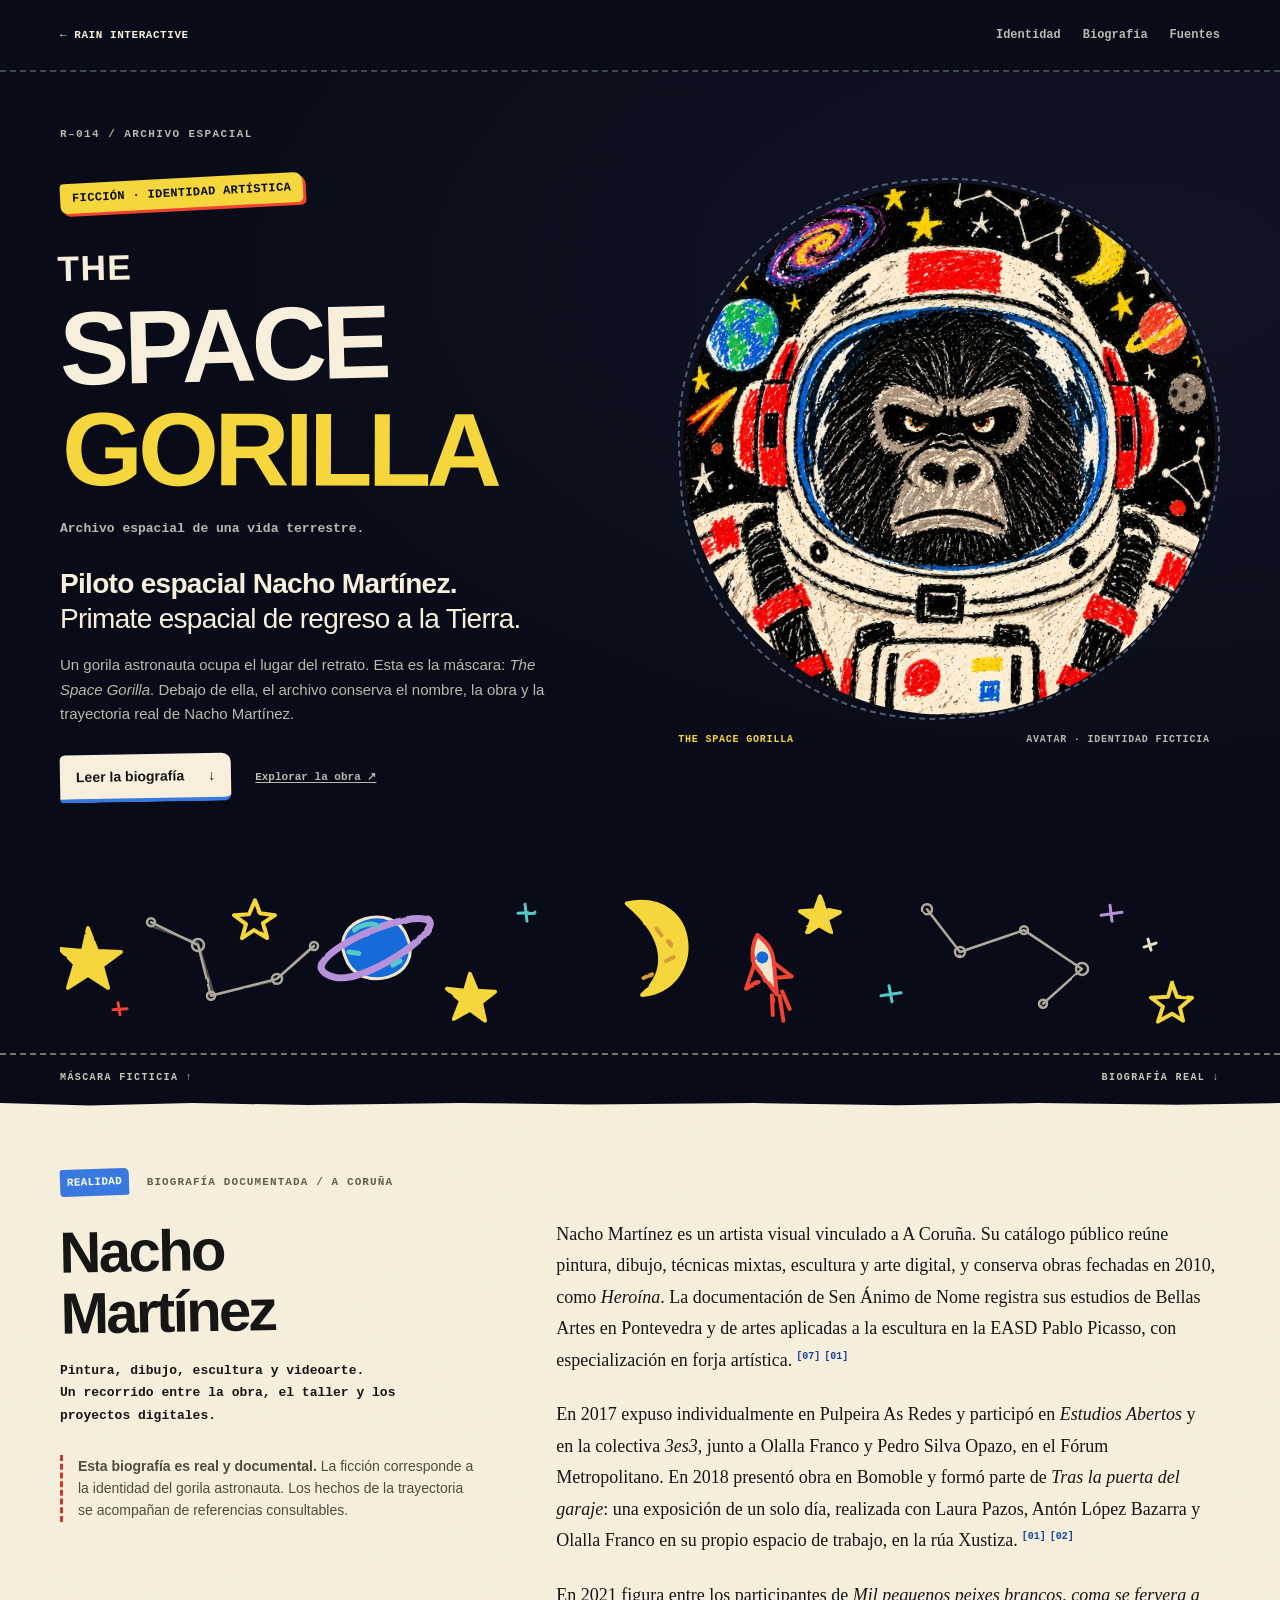
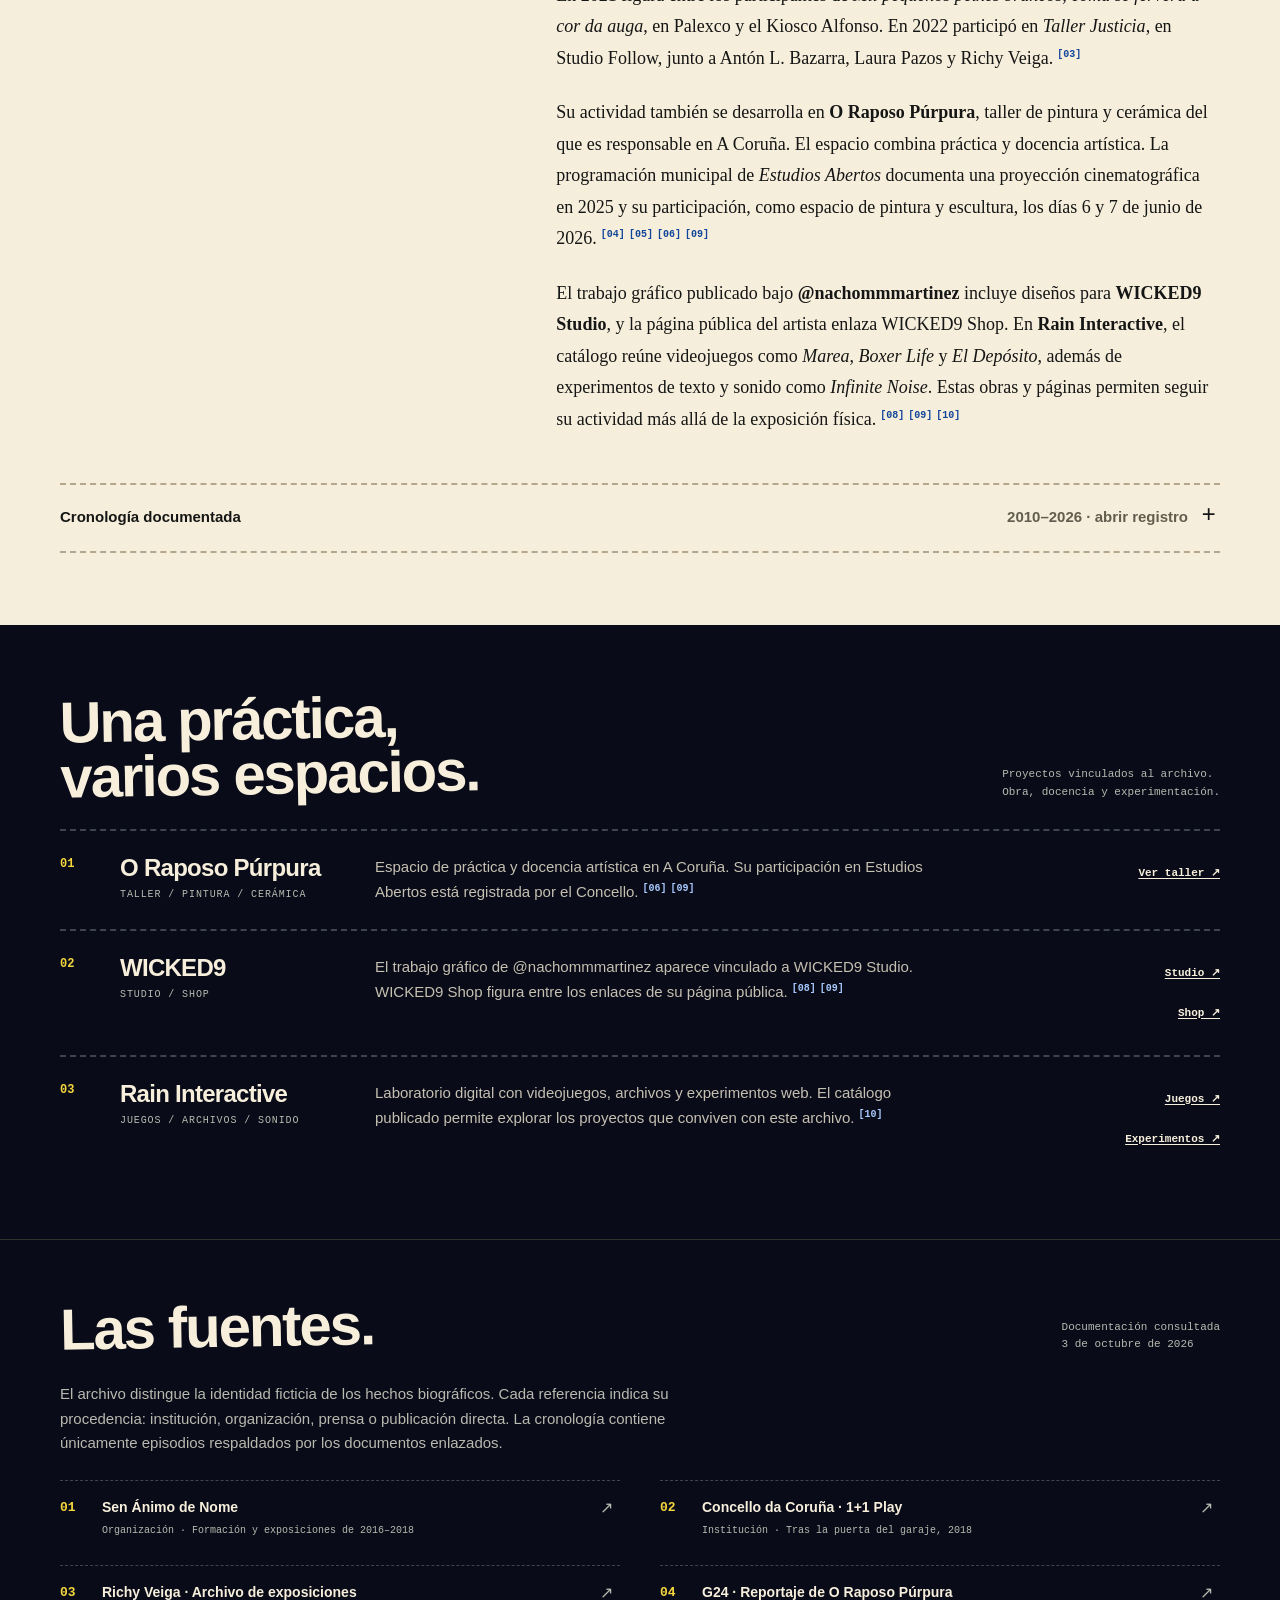
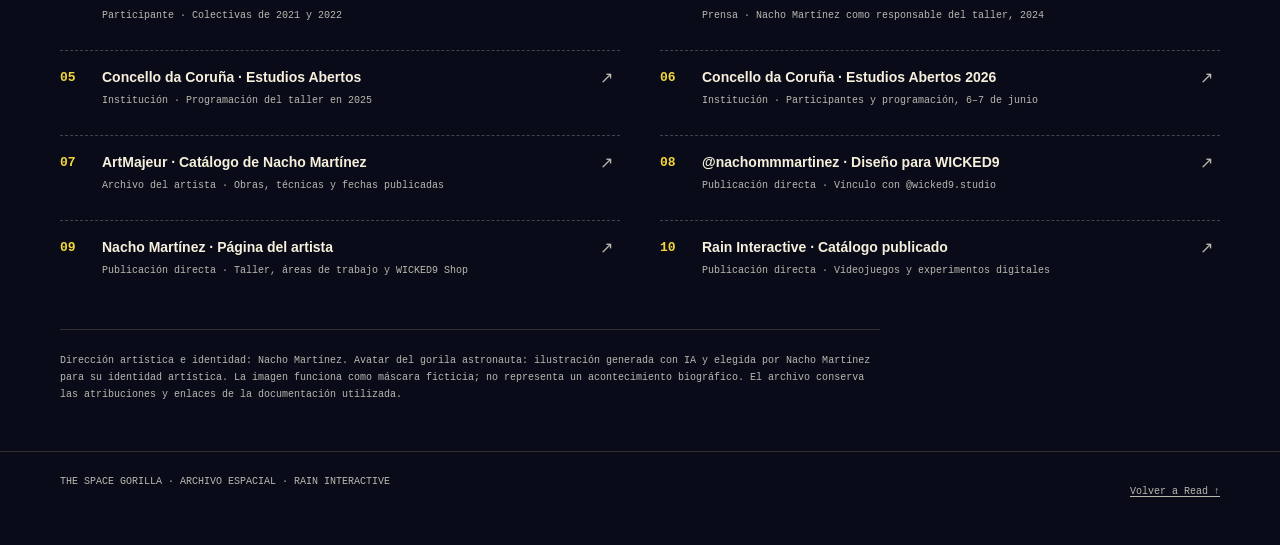
<file: nacho-martinez/index.html>
<!doctype html>
<html lang="es"><head><meta charset="utf-8"><meta name="viewport" content="width=device-width,initial-scale=1">
<title>The Space Gorilla — Archivo espacial de Nacho Martínez</title>
<link rel="canonical" href="https://rain-interactive.github.io/the-space-gorilla/">
<meta http-equiv="refresh" content="0;url=../the-space-gorilla/">
<style>body{margin:0;background:#080909;color:#f1e8d5;font:18px/1.6 system-ui,sans-serif;min-height:100svh;display:grid;place-items:center}main{padding:24px}a{color:#f5d63d}</style></head>
<body><main><h1>The Space Gorilla</h1><p>El archivo biográfico de Nacho Martínez tiene una nueva identidad.</p><a href="../the-space-gorilla/">Entrar al archivo espacial →</a></main>
<script>location.replace('../the-space-gorilla/'+location.search+location.hash);</script></body></html>
</file>
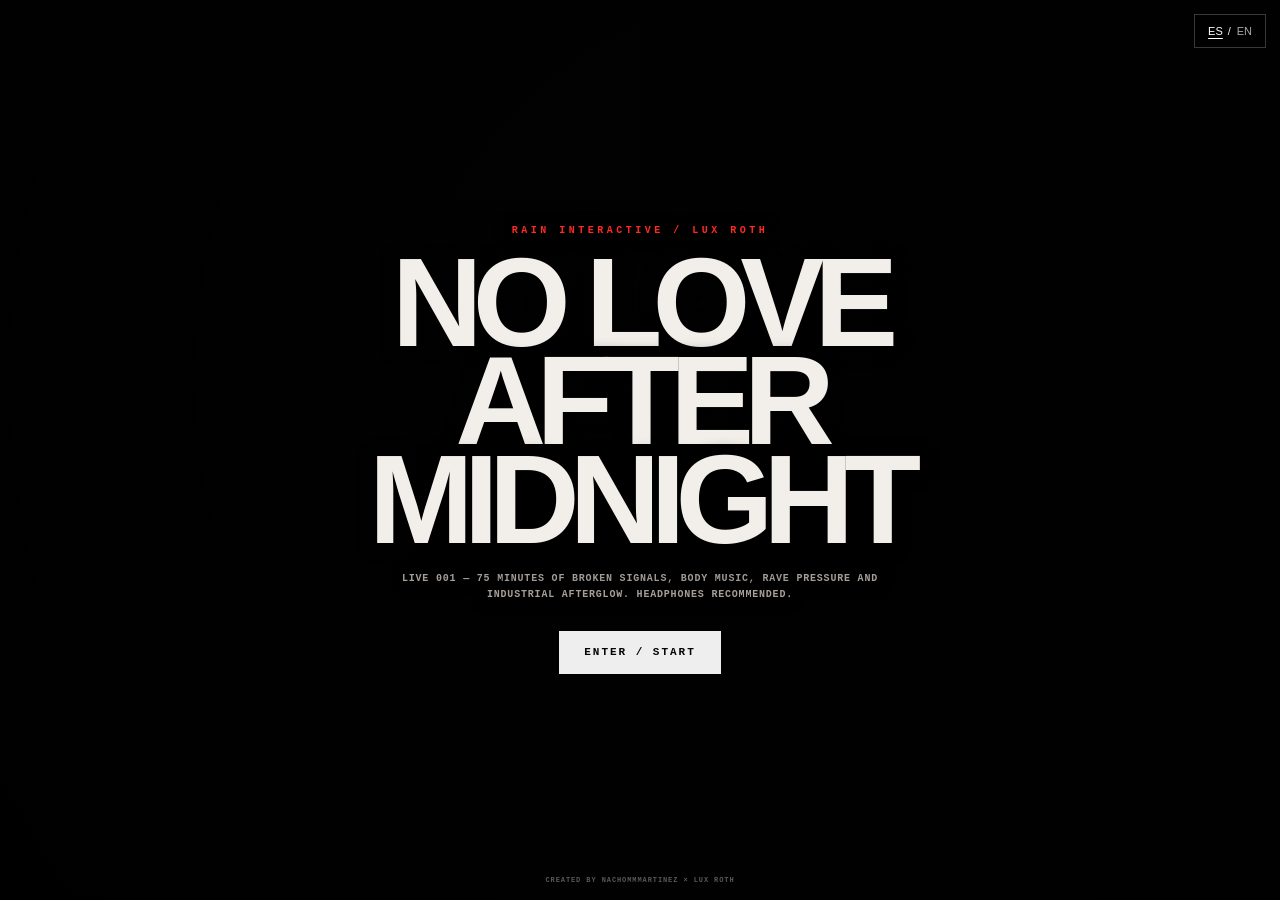
<file: no-love-after-midnight/index.html>
<!doctype html>
<html lang="en">
<head>
<meta name="robots" content="noindex,nofollow">
<meta charset="utf-8">
<meta name="viewport" content="width=device-width,initial-scale=1,viewport-fit=cover">
<meta name="theme-color" content="#050505">
<meta http-equiv="Cache-Control" content="no-cache, no-store, must-revalidate">
<meta http-equiv="Pragma" content="no-cache">
<meta http-equiv="Expires" content="0">
<title>NO LOVE AFTER MIDNIGHT — LUX ROTH LIVE 001</title>
<meta name="description" content="NO LOVE AFTER MIDNIGHT — an audiovisual live web session by Lux Roth.">
<style>
:root{--bg:#050505;--fg:#f2eee9;--muted:#817b78;--red:#ff2a22;--acid:#d8ff40;--line:#2a2725}
*{box-sizing:border-box}
html,body{margin:0;background:var(--bg);color:var(--fg);font-family:Arial,Helvetica,sans-serif;overflow:hidden}
body{height:100svh}
button,input{font:inherit}
button{color:inherit}
#stage{position:fixed;inset:0;background:#050505}
canvas{position:absolute;inset:0;width:100%;height:100%}
.scan{position:absolute;inset:0;pointer-events:none;opacity:.16;background:repeating-linear-gradient(0deg,transparent 0 3px,#fff 4px 4px);mix-blend-mode:overlay}
.vignette{position:absolute;inset:0;pointer-events:none;background:radial-gradient(circle at 50% 45%,transparent 0 25%,#0006 65%,#000 100%)}
.noise{position:absolute;inset:-30%;pointer-events:none;opacity:.16;filter:contrast(200%);background-image:url("data:image/svg+xml,%3Csvg viewBox='0 0 180 180' xmlns='http://www.w3.org/2000/svg'%3E%3Cfilter id='n'%3E%3CfeTurbulence type='fractalNoise' baseFrequency='.92' numOctaves='4' stitchTiles='stitch'/%3E%3C/filter%3E%3Crect width='100%25' height='100%25' filter='url(%23n)' opacity='.75'/%3E%3C/svg%3E");animation:noise .19s steps(2) infinite}
@keyframes noise{0%{transform:translate(0,0)}25%{transform:translate(3%,-4%)}50%{transform:translate(-4%,2%)}75%{transform:translate(2%,4%)}100%{transform:translate(-2%,-3%)}}
#flash{position:absolute;inset:0;background:#fff;opacity:0;pointer-events:none;mix-blend-mode:difference}
#redflash{position:absolute;inset:0;background:var(--red);opacity:0;pointer-events:none;mix-blend-mode:screen}
.topbar{position:absolute;left:18px;right:18px;top:max(14px,env(safe-area-inset-top));display:flex;justify-content:space-between;gap:20px;align-items:flex-start;z-index:10;font:700 9px/1.2 "Courier New",monospace;letter-spacing:.16em;text-transform:uppercase}
.topbar .right{text-align:right;color:#b6afa9}
.live{color:var(--red)}
.live:before{content:"";display:inline-block;width:6px;height:6px;background:var(--red);border-radius:50%;margin-right:7px;box-shadow:0 0 12px var(--red);animation:blink 1s steps(1) infinite}
@keyframes blink{50%{opacity:.2}}
.center{position:absolute;inset:0;display:grid;place-items:center;pointer-events:none;z-index:4}
.titlewrap{width:min(94vw,1100px);text-align:center;transform:translateY(-2vh)}
.kicker{font:700 clamp(9px,1.1vw,13px)/1 "Courier New",monospace;letter-spacing:.45em;color:#b5adaa;text-transform:uppercase;margin-bottom:18px}
h1{font-size:clamp(52px,11vw,168px);line-height:.76;letter-spacing:-.085em;margin:0;text-transform:uppercase;font-weight:900;filter:drop-shadow(0 3px 0 #000)}
h1 span{display:block}
h1 .love{color:transparent;-webkit-text-stroke:1px #f2eee9}
.sub{margin-top:20px;font-size:clamp(10px,1.25vw,15px);letter-spacing:.35em;text-transform:uppercase;color:#a49d98}
.chapter{position:absolute;left:18px;bottom:max(88px,calc(env(safe-area-inset-bottom) + 78px));z-index:8;max-width:min(76vw,620px)}
.chapter .n{font:700 10px/1 "Courier New",monospace;color:var(--red);letter-spacing:.23em;margin-bottom:8px}
.chapter h2{font-size:clamp(28px,5vw,72px);line-height:.86;letter-spacing:-.05em;margin:0;text-transform:uppercase}
.chapter p{font:700 9px/1.4 "Courier New",monospace;letter-spacing:.1em;color:#aaa29d;margin:10px 0 0;text-transform:uppercase}
.controls{position:absolute;z-index:20;left:18px;right:18px;bottom:max(14px,env(safe-area-inset-bottom));display:grid;grid-template-columns:auto auto auto auto auto auto 1fr auto;gap:9px;align-items:center}
.ctrl,.load{border:1px solid #3a3532;background:#070707;color:#eee;padding:10px 12px;font:700 9px/1 "Courier New",monospace;letter-spacing:.12em;text-transform:uppercase;cursor:pointer;min-height:36px}
.ctrl:hover,.load:hover{border-color:#eee}
.load input{display:none}
.timeline{height:36px;display:flex;align-items:center;gap:10px;border:1px solid #2a2725;padding:0 10px;background:#070707}
.timeline .bar{height:2px;flex:1;background:#2e2a28;position:relative}
.timeline .fill{position:absolute;inset:0 auto 0 0;width:0;background:var(--red);box-shadow:0 0 10px #ff2a2277}
.time{font:700 8px/1 "Courier New",monospace;color:#a39c97;min-width:72px;text-align:right}
#enter{position:fixed;inset:0;background:#030303;z-index:50;display:grid;place-items:center;padding:24px}
.enterbox{text-align:center;max-width:760px}
.enterbox .eyebrow{font:700 10px/1 "Courier New",monospace;letter-spacing:.35em;color:var(--red);text-transform:uppercase}
.enterbox h3{font-size:clamp(48px,11vw,126px);line-height:.78;letter-spacing:-.08em;margin:18px 0 22px;text-transform:uppercase}
.enterbox p{margin:0 auto 28px;color:#a69f99;max-width:500px;font:700 10px/1.6 "Courier New",monospace;letter-spacing:.08em;text-transform:uppercase}
.enterbtn{border:1px solid #eee;background:#eee;color:#050505;padding:15px 24px;font:900 11px/1 "Courier New",monospace;letter-spacing:.18em;text-transform:uppercase;cursor:pointer}
.enterbtn:hover{background:var(--red);border-color:var(--red);color:#fff}
.credit{position:absolute;bottom:max(16px,env(safe-area-inset-bottom));left:50%;transform:translateX(-50%);font:700 7px/1 "Courier New",monospace;color:#5d5855;letter-spacing:.13em;white-space:nowrap}
#message{position:absolute;z-index:12;right:18px;top:50%;transform:translateY(-50%);font:900 clamp(15px,2vw,28px)/.95 "Courier New",monospace;letter-spacing:.05em;text-align:right;max-width:36vw;color:#fff;text-transform:uppercase;opacity:0}
body.hit #message{animation:msg .45s steps(2)}
@keyframes msg{0%{opacity:1;transform:translateY(-50%) translateX(4px)}60%{opacity:.9;transform:translateY(-50%) translateX(-7px)}100%{opacity:0}}
body.hit h1{animation:glitch .2s steps(2)}
@keyframes glitch{0%{transform:translate(-7px,2px);text-shadow:8px 0 var(--red)}50%{transform:translate(8px,-2px);text-shadow:-7px 0 #fff}100%{transform:none}}
.mini{position:absolute;right:18px;bottom:85px;font:700 8px/1.6 "Courier New",monospace;color:#817a76;letter-spacing:.08em;text-align:right;text-transform:uppercase;z-index:7}

#bootstrike{position:absolute;inset:0;z-index:30;display:none;place-items:center;pointer-events:none;background:#000}
#bootstrike.on{display:grid}
#bootstrike b{font-size:clamp(54px,15vw,220px);line-height:.72;letter-spacing:-.09em;text-transform:uppercase;text-align:center}
#bootstrike small{position:absolute;bottom:8vh;font:700 9px/1 "Courier New",monospace;letter-spacing:.28em;color:#ff2a22}
#ending{position:absolute;inset:0;z-index:45;display:none;background:#000;place-items:center;text-align:center;padding:24px}
#ending.show{display:grid}
#ending strong{display:block;font-size:clamp(56px,16vw,220px);line-height:.72;letter-spacing:-.09em;text-transform:uppercase}
#ending span{display:block;margin-top:24px;font:700 10px/1.5 "Courier New",monospace;letter-spacing:.28em;color:#777;text-transform:uppercase}
body[data-chapter="0"] .scan{opacity:.28}
body[data-chapter="0"] .noise{opacity:.27}
body[data-chapter="1"] .scan{opacity:.10;transform:skewY(-2deg)}
body[data-chapter="1"] .titlewrap{mix-blend-mode:difference}
body[data-chapter="2"] .scan{opacity:.22;background:repeating-linear-gradient(90deg,transparent 0 13px,#fff 14px 14px)}
body[data-chapter="2"] h1{letter-spacing:-.11em}
body[data-chapter="3"] .noise{opacity:.07}
body[data-chapter="3"] .vignette{background:radial-gradient(circle at 50% 50%,transparent 0 10%,#000b 58%,#000 100%)}
body[data-chapter="3"] .titlewrap{opacity:.72}
body[data-chapter="4"] .scan{opacity:.32}
body[data-chapter="4"] .noise{opacity:.34}
body[data-chapter="4"] h1 .love{-webkit-text-stroke:1px #ff2a22}
body.intro-assault .topbar,body.intro-assault .chapter,body.intro-assault .controls{filter:contrast(180%)}


#enter{background:
 linear-gradient(90deg,rgba(0,0,0,.22),rgba(0,0,0,.78)),
 linear-gradient(0deg,rgba(0,0,0,.48),rgba(0,0,0,.08)),
 url('/assets/no-love-after-midnight-cover.webp?v=mix2') center/cover no-repeat #030303}
#enter:after{content:"";position:absolute;inset:0;pointer-events:none;background:radial-gradient(circle at 62% 42%,transparent 0 18%,#0009 72%,#000 100%)}
.enterbox{position:relative;z-index:2;text-shadow:0 2px 18px #000}
.credit{z-index:3}
.mixstatus{position:absolute;z-index:19;left:18px;top:58px;max-width:min(520px,70vw);font:700 8px/1.45 "Courier New",monospace;letter-spacing:.09em;text-transform:uppercase;color:#8e8782}
.mixstatus strong{display:block;color:#f3eee9;font-size:10px;margin-bottom:4px}
.mixstatus em{font-style:normal;color:#ff2a22}
body.autodj .center{opacity:.38}
body.autodj .mini:after{content:" / AUTO DJ";color:#ff2a22}
.deckdot{display:inline-block;width:5px;height:5px;border-radius:50%;background:#ff2a22;margin-right:6px;box-shadow:0 0 8px #ff2a22}

.ctrl.recording{border-color:#ff2a22;color:#ff2a22;box-shadow:inset 0 0 0 1px #ff2a2244}
.ctrl.recording:before{content:"● ";animation:blink 1s steps(1) infinite}
.ctrl[disabled]{opacity:.35;cursor:not-allowed}
#recStatus{position:absolute;z-index:19;right:18px;top:58px;font:700 8px/1.4 "Courier New",monospace;letter-spacing:.1em;text-transform:uppercase;color:#777;text-align:right}
#recStatus.active{color:#ff2a22}

@media(max-width:700px){
 #enter{background-position:62% center}
 .mixstatus{top:54px;max-width:86vw}
}

@media(max-width:700px){
 .controls{grid-template-columns:repeat(2,minmax(0,1fr));gap:6px}.controls .load{display:none}.controls .track-load{display:block}
 .timeline{grid-column:1/-1;grid-row:1}.ctrl,.load{text-align:center;padding:9px 7px}.chapter{bottom:178px}.mini{display:none}#recStatus{top:76px}
 h1{font-size:18vw}.sub{font-size:8px}.titlewrap{transform:translateY(-7vh)}
}
@media(prefers-reduced-motion:reduce){.noise,.live:before{animation:none}}
</style>
<!-- BUILD 20261002REC1 -->
</head>
<body>
<div id="stage">
  <canvas id="viz"></canvas>
  <div class="noise"></div><div class="scan"></div><div class="vignette"></div>
  <div id="flash"></div><div id="redflash"></div>
  <div class="topbar"><div><span class="live">LUX ROTH RADIO · 001</span><br>RAIN INTERACTIVE PRESENTS</div><div class="right">LUX ROTH<br>NO LOVE AFTER MIDNIGHT</div></div>
  <div class="center"><div class="titlewrap"><div class="kicker">A WEB AUDIOVISUAL SESSION</div><h1><span>NO <i class="love">LOVE</i></span><span>AFTER MIDNIGHT</span></h1><div class="sub">LUX ROTH — LIVE 001</div></div></div>
  <div id="message">KEEP<br>DANCING</div>
  <div class="mixstatus" id="mixstatus"><strong><span class="deckdot"></span><span id="nowTrack">DEMO SIGNAL</span></strong><span>NEXT · <em id="nextTrack">LOAD TRACKS TO BUILD THE MIX</em></span></div>
  <div id="recStatus">MASTER · READY</div>
  <div id="bootstrike"><b id="bootword">LUX<br>ROTH</b><small>TRANSMISSION START</small></div>
  <div id="ending"><div><strong>NO LOVE</strong><span>TRANSMISSION ENDED<br>LUX ROTH — LIVE 001</span></div></div>
  <div class="chapter"><div class="n" id="chapterNo">01 / 05</div><h2 id="chapterTitle">SIGNAL LOST</h2><p id="chapterText">digital damage / punk / broken transmission</p></div>
  <div class="mini">75 MINUTES / FIVE ACTS<br>GENERATIVE VISUAL ENGINE<br>LOCAL MIX READY</div>
  <div class="controls">
    <button class="ctrl" id="play">PAUSE</button>
    <label class="load">LOAD MIX<input id="file" type="file" accept="audio/*"></label>
    <label class="load track-load">LOAD TRACKS<input id="trackFiles" type="file" accept="audio/*" multiple></label>
    <button class="ctrl" id="autoMix">AUTO MIX</button>
    <button class="ctrl" id="recSession">REC SESSION</button>
    <button class="ctrl" id="exportMix" disabled>EXPORT MIX</button>
    <div class="timeline"><div class="bar"><span class="fill" id="fill"></span></div><div class="time" id="time">00:00 / 75:00</div></div>
    <button class="ctrl" id="fs">FULL</button>
  </div>
</div>

<div id="enter">
  <div class="enterbox">
    <div class="eyebrow">RAIN INTERACTIVE / LUX ROTH</div>
    <h3>NO LOVE<br>AFTER MIDNIGHT</h3>
    <p>LIVE 001 — 75 MINUTES OF BROKEN SIGNALS, BODY MUSIC, RAVE PRESSURE AND INDUSTRIAL AFTERGLOW. HEADPHONES RECOMMENDED.</p>
    <button class="enterbtn" id="enterBtn">ENTER / START</button>
  </div>
  <div class="credit">CREATED BY NACHOMMMARTINEZ × LUX ROTH</div>
</div>

<audio id="audio" crossorigin="anonymous"></audio>

<script>
(()=>{
const cvs=document.getElementById('viz'),ctx=cvs.getContext('2d');
const flash=document.getElementById('flash'),redflash=document.getElementById('redflash');
const enter=document.getElementById('enter'),enterBtn=document.getElementById('enterBtn');
const playBtn=document.getElementById('play'),fsBtn=document.getElementById('fs'),file=document.getElementById('file'),trackFiles=document.getElementById('trackFiles'),autoMixBtn=document.getElementById('autoMix'),recSessionBtn=document.getElementById('recSession'),exportMixBtn=document.getElementById('exportMix'),recStatus=document.getElementById('recStatus');
const fill=document.getElementById('fill'),time=document.getElementById('time');
const cno=document.getElementById('chapterNo'),ct=document.getElementById('chapterTitle'),cp=document.getElementById('chapterText');
const msg=document.getElementById('message'),audio=document.getElementById('audio');
const boot=document.getElementById('bootstrike'),bootword=document.getElementById('bootword'),ending=document.getElementById('ending');
const nowTrack=document.getElementById('nowTrack'),nextTrack=document.getElementById('nextTrack');

const chapters=[
 {at:0,title:'SIGNAL LOST',text:'digital damage / punk / broken transmission'},
 {at:12,title:'RAVE IS NOT DEAD',text:'breakbeat / warehouse / pressure'},
 {at:27,title:'BODY CONTROL',text:'EBM / machinery / repetition'},
 {at:42,title:'AFTER MIDNIGHT',text:'dark club / tunnel / no exit'},
 {at:58,title:'NO LOVE',text:'hard techno / redline / terminal state'}
];
const messages=['KEEP DANCING','SIGNAL LOST','BODY CONTROL','NO LOVE','AFTER MIDNIGHT','SYSTEM FEVER','DO NOT STOP','TRANSMISSION ERROR','LUX ROTH'];
const DURATION=75*60;
let ac,analyser,master,data,started=false,paused=false,startT=0,pauseAt=0,usingFile=false,lastBeat=0,lastMsg=0,ended=false;
let playlist=[],library=[],mixQueue=[],mixIndex=0,autoDJ=false,mixStart=0,mixTimer=null,deckActive=0,decks=[];
let recordDest=null,mediaRecorder=null,recordChunks=[],recordBlob=null,recordStartedAt=0,recordClock=null,recordMime='';

function resize(){
 const d=Math.min(devicePixelRatio||1,2);cvs.width=innerWidth*d;cvs.height=innerHeight*d;ctx.setTransform(d,0,0,d,0,0);
}
addEventListener('resize',resize);resize();

function setupAudio(){
 ac=new (window.AudioContext||window.webkitAudioContext)();
 analyser=ac.createAnalyser();analyser.fftSize=512;analyser.smoothingTimeConstant=.82;
 master=ac.createGain();master.gain.value=.36;master.connect(analyser);analyser.connect(ac.destination);
 recordDest=ac.createMediaStreamDestination();analyser.connect(recordDest);
 data=new Uint8Array(analyser.frequencyBinCount);
}


function chooseRecordMime(){
 const types=['audio/mp4','audio/webm;codecs=opus','audio/ogg;codecs=opus','audio/webm'];
 if(!window.MediaRecorder)return '';
 return types.find(t=>MediaRecorder.isTypeSupported&&MediaRecorder.isTypeSupported(t))||'';
}
function recordExt(mime){
 if((mime||'').includes('mp4'))return 'm4a';
 if((mime||'').includes('ogg'))return 'ogg';
 return 'webm';
}
function updateRecordClock(){
 if(!mediaRecorder||mediaRecorder.state!=='recording')return;
 const s=(performance.now()-recordStartedAt)/1000;
 recStatus.textContent='● MASTER REC · '+fmt(s);
}
async function startRecording(){
 if(!window.MediaRecorder){recStatus.textContent='REC NOT SUPPORTED IN THIS BROWSER';trigger('REC UNSUPPORTED');return}
 if(!ac){setupAudio();await ac.resume();started=true;enter.style.display='none'}
 if(ac.state==='suspended')await ac.resume();
 if(!recordDest){recStatus.textContent='REC OUTPUT ERROR';return}
 recordChunks=[];recordBlob=null;exportMixBtn.disabled=true;recordMime=chooseRecordMime();
 try{mediaRecorder=recordMime?new MediaRecorder(recordDest.stream,{mimeType:recordMime}):new MediaRecorder(recordDest.stream)}
 catch(e){mediaRecorder=new MediaRecorder(recordDest.stream);recordMime=mediaRecorder.mimeType||''}
 mediaRecorder.ondataavailable=e=>{if(e.data&&e.data.size)recordChunks.push(e.data)};
 mediaRecorder.onstop=()=>{
   const mime=mediaRecorder.mimeType||recordMime||'audio/webm';
   recordBlob=new Blob(recordChunks,{type:mime});
   exportMixBtn.disabled=!recordBlob.size;
   recSessionBtn.textContent='REC SESSION';recSessionBtn.classList.remove('recording');
   recStatus.classList.remove('active');recStatus.textContent='MASTER READY · '+(recordBlob.size/1048576).toFixed(1)+' MB';
   clearInterval(recordClock);recordClock=null;trigger('MASTER READY');
 };
 mediaRecorder.start(1000);recordStartedAt=performance.now();
 recSessionBtn.textContent='STOP REC';recSessionBtn.classList.add('recording');recStatus.classList.add('active');updateRecordClock();
 clearInterval(recordClock);recordClock=setInterval(updateRecordClock,500);
 trigger('MASTER REC');
}
function stopRecording(){
 if(mediaRecorder&&mediaRecorder.state==='recording')mediaRecorder.stop();
}
function exportRecording(){
 if(!recordBlob)return;
 const ext=recordExt(recordBlob.type||recordMime);
 const url=URL.createObjectURL(recordBlob),a=document.createElement('a');
 a.href=url;a.download='LUX_ROTH_RADIO_001_NO_LOVE_AFTER_MIDNIGHT.'+ext;
 document.body.appendChild(a);a.click();a.remove();setTimeout(()=>URL.revokeObjectURL(url),30000);
 recStatus.textContent='MASTER EXPORTED · '+ext.toUpperCase();trigger('EXPORT MIX');
}

function normalizeName(s){
 return s.normalize('NFD').replace(/[\u0300-\u036f]/g,'').toLowerCase().replace(/\.[a-z0-9]{2,5}$/,'').replace(/[^a-z0-9]+/g,' ').trim();
}
async function loadTracklist(){
 try{const t=await fetch('tracklist.txt?v=mix2').then(r=>r.text());playlist=t.split(/\r?\n/).map(x=>x.trim()).filter(Boolean)}catch(e){playlist=[]}
}
loadTracklist();

function ensureDecks(){
 if(decks.length||!ac)return;
 for(let i=0;i<2;i++){
   const el=new Audio(); el.preload='auto'; el.playsInline=true;
   const src=ac.createMediaElementSource(el);
   const filter=ac.createBiquadFilter(); filter.type='lowpass'; filter.frequency.value=19000; filter.Q.value=.7;
   const gain=ac.createGain(); gain.gain.value=i===0?1:0;
   const delay=ac.createDelay(1.2); delay.delayTime.value=.34;
   const wet=ac.createGain(); wet.gain.value=0;
   const fb=ac.createGain(); fb.gain.value=.34;
   src.connect(filter); filter.connect(gain); gain.connect(master);
   filter.connect(delay); delay.connect(wet); wet.connect(master); delay.connect(fb); fb.connect(delay);
   decks.push({el,filter,gain,delay,wet,fb,url:null,title:'',loopTimer:null});
 }
}
function matchLibrary(){
 const files=[...trackFiles.files];
 library=playlist.map(title=>{
   const n=normalizeName(title);
   let best=null,bestScore=0;
   for(const f of files){
     const fn=normalizeName(f.name);
     const a=n.split(' '),b=new Set(fn.split(' '));
     const score=a.filter(x=>x.length>2&&b.has(x)).length/Math.max(1,a.filter(x=>x.length>2).length);
     if(score>bestScore){bestScore=score;best=f}
   }
   return bestScore>=.48?{title,file:best}:null;
 }).filter(Boolean);
 return library;
}
function buildMixQueue(items){
 if(items.length<=30)return items.slice();
 const out=[],count=30,step=(items.length-1)/(count-1);
 for(let i=0;i<count;i++)out.push(items[Math.round(i*step)]);
 return [...new Map(out.map(x=>[x.title,x])).values()];
}
function loadDeck(d,item,startAt=0){
 if(d.url)URL.revokeObjectURL(d.url);
 d.url=URL.createObjectURL(item.file);d.title=item.title;d.el.src=d.url;d.el.currentTime=0;d.el.playbackRate=1;d.filter.frequency.value=19000;d.wet.gain.value=0;
 return new Promise(resolve=>{
   const ready=()=>{d.el.removeEventListener('loadedmetadata',ready);d.el.currentTime=Math.min(startAt,Math.max(0,(d.el.duration||0)-30));resolve()};
   d.el.addEventListener('loadedmetadata',ready);d.el.load();
 });
}
function stopLoop(d){
 if(d.loopTimer){clearInterval(d.loopTimer);d.loopTimer=null}
}
function startLoop(d,seconds=8){
 stopLoop(d);const end=d.el.currentTime,start=Math.max(0,end-seconds);
 d.loopTimer=setInterval(()=>{if(d.el.currentTime>=end-.04)d.el.currentTime=start},40);
}
function ramp(param,to,dur){
 const t=ac.currentTime;param.cancelScheduledValues(t);param.setValueAtTime(param.value,t);param.linearRampToValueAtTime(to,t+dur);
}
async function crossfadeTo(nextItem){
 const out=decks[deckActive],incoming=decks[1-deckActive];
 await loadDeck(incoming,nextItem,mixIndex%3===0?12:20);
 incoming.gain.gain.value=0;incoming.wet.gain.value=0;incoming.filter.frequency.value=11000;
 await incoming.el.play();
 const dur=18;
 if(mixIndex%4===2)startLoop(out,8);
 if(mixIndex%3===1){ramp(out.wet.gain,.42,dur*.7);ramp(out.fb.gain,.48,dur*.7)}
 ramp(out.filter.frequency,850,dur);ramp(incoming.filter.frequency,19000,dur*.72);
 ramp(out.gain.gain,0,dur);ramp(incoming.gain.gain,1,dur);
 trigger(mixIndex%4===2?'LOOP / CROSSFADE':mixIndex%3===1?'ECHO / FADE':'CROSSFADE');
 setTimeout(()=>{out.el.pause();stopLoop(out);out.wet.gain.value=0;out.filter.frequency.value=19000;deckActive=1-deckActive;mixIndex++;updateMixLabels();scheduleNextTransition()},dur*1000+120);
}
function updateMixLabels(){
 const current=mixQueue[mixIndex],next=mixQueue[mixIndex+1];
 nowTrack.textContent=current?current.title:'TRANSMISSION ENDED';
 nextTrack.textContent=next?next.title:'NO LOVE';
}
function scheduleNextTransition(){
 clearTimeout(mixTimer);
 if(!autoDJ)return;
 if(mixIndex>=mixQueue.length-1){mixTimer=setTimeout(endTransmission,90000);return}
 const d=decks[deckActive];
 const segment=Math.max(70,Math.min(155,(isFinite(d.el.duration)?d.el.duration-28:145)));
 mixTimer=setTimeout(()=>crossfadeTo(mixQueue[mixIndex+1]),segment*1000);
}
async function startAutoDJ(){
 if(!ac){setupAudio();await ac.resume();started=true;enter.style.display='none'}
 ensureDecks();matchLibrary();mixQueue=buildMixQueue(library);
 if(mixQueue.length<2){trigger('LOAD TRACKS');nextTrack.textContent='NEED AT LEAST 2 MATCHED AUDIO FILES';return}
 usingFile=true;autoDJ=true;ended=false;document.body.classList.add('autodj');ending.classList.remove('show');master.gain.value=.72;
 audio.pause();mixIndex=0;deckActive=0;mixStart=ac.currentTime;startT=ac.currentTime;
 await loadDeck(decks[0],mixQueue[0],0);decks[0].gain.gain.value=1;decks[1].gain.gain.value=0;
 await decks[0].el.play();updateMixLabels();bootSequence();scheduleNextTransition();autoMixBtn.textContent='MIXING';
}

function kick(t){
 const o=ac.createOscillator(),g=ac.createGain();o.type='sine';o.frequency.setValueAtTime(130,t);o.frequency.exponentialRampToValueAtTime(45,t+.14);
 g.gain.setValueAtTime(.95,t);g.gain.exponentialRampToValueAtTime(.001,t+.22);o.connect(g);g.connect(master);o.start(t);o.stop(t+.23);
}
function hat(t){
 const b=ac.createBuffer(1,ac.sampleRate*.05,ac.sampleRate),d=b.getChannelData(0);for(let i=0;i<d.length;i++)d[i]=Math.random()*2-1;
 const s=ac.createBufferSource(),f=ac.createBiquadFilter(),g=ac.createGain();s.buffer=b;f.type='highpass';f.frequency.value=6000;g.gain.setValueAtTime(.13,t);g.gain.exponentialRampToValueAtTime(.001,t+.05);s.connect(f);f.connect(g);g.connect(master);s.start(t);
}
function bass(t,n){
 const o=ac.createOscillator(),f=ac.createBiquadFilter(),g=ac.createGain();o.type='sawtooth';o.frequency.value=[55,61.74,65.41,73.42][n%4];f.type='lowpass';f.frequency.setValueAtTime(280,t);f.frequency.exponentialRampToValueAtTime(90,t+.24);g.gain.setValueAtTime(.13,t);g.gain.exponentialRampToValueAtTime(.001,t+.28);o.connect(f);f.connect(g);g.connect(master);o.start(t);o.stop(t+.3);
}
let nextStep=0,step=0;
function scheduler(){
 if(!started||paused||usingFile)return;
 while(nextStep<ac.currentTime+.12){
   if(step%4===0)kick(nextStep);
   if(step%2===1)hat(nextStep);
   if(step%4===2)bass(nextStep,Math.floor(step/4));
   step++; nextStep+=60/148/2;
 }
}
setInterval(scheduler,25);

function sessionSeconds(){
 if(autoDJ&&ac)return Math.max(0,ac.currentTime-mixStart);
 if(usingFile) return audio.currentTime||0;
 if(!started)return 0;
 return paused?pauseAt:Math.max(0,ac.currentTime-startT);
}
function totalSeconds(){return autoDJ?DURATION:(usingFile&&isFinite(audio.duration)?audio.duration:DURATION)}
function fmt(s){s=Math.max(0,Math.floor(s||0));return String(Math.floor(s/60)).padStart(2,'0')+':'+String(s%60).padStart(2,'0')}

function chapterFor(sec){
 const min=sec/60;let idx=0;for(let i=0;i<chapters.length;i++)if(min>=chapters[i].at)idx=i;
 return [idx,chapters[idx]];
}
let currentChapter=-1;
function setChapter(sec){
 const [i,c]=chapterFor(usingFile ? (sec/(totalSeconds()||1))*DURATION : sec);
 if(i!==currentChapter){currentChapter=i;document.body.dataset.chapter=String(i);cno.textContent=String(i+1).padStart(2,'0')+' / 05';ct.textContent=c.title;cp.textContent=c.text;trigger(c.title);}
}
function trigger(text){
 msg.innerHTML=text.replace(' ','<br>');document.body.classList.remove('hit');void document.body.offsetWidth;document.body.classList.add('hit');
 flash.animate([{opacity:.55},{opacity:0}],{duration:130});redflash.animate([{opacity:.24},{opacity:0}],{duration:380});
}

function bootSequence(){
 document.body.classList.add('intro-assault');boot.classList.add('on');
 const words=['LUX\\nROTH','NO\\nLOVE','AFTER\\nMIDNIGHT','LIVE\\n001','SIGNAL\\nLOST'];
 words.forEach((w,i)=>setTimeout(()=>{bootword.innerHTML=w.replace('\\n','<br>');flash.animate([{opacity:.85},{opacity:0}],{duration:85});},i*520));
 setTimeout(()=>{boot.style.background='#ff2a22';bootword.textContent='';},2750);
 setTimeout(()=>{boot.style.background='#000';bootword.innerHTML='ENTER<br>THE NOISE';},2920);
 setTimeout(()=>{boot.classList.remove('on');document.body.classList.remove('intro-assault');trigger('SIGNAL LOST');},3500);
 ['KEEP DANCING','BODY CONTROL','NO LOVE','DO NOT STOP'].forEach((w,i)=>setTimeout(()=>trigger(w),5200+i*3200));
}
function endTransmission(){
 if(ended)return;ended=true;
 if(mediaRecorder&&mediaRecorder.state==='recording')stopRecording();
 if(autoDJ){decks.forEach(d=>{d.el.pause();stopLoop(d)});clearTimeout(mixTimer);autoDJ=false}else if(usingFile) audio.pause(); else if(ac&&ac.state==='running') ac.suspend();
 playBtn.textContent='ENDED';
 document.querySelector('.controls').style.opacity='.18';
 document.querySelector('.chapter').style.opacity='0';
 document.querySelector('.center').style.opacity='0';
 setTimeout(()=>{ending.classList.add('show');flash.animate([{opacity:1},{opacity:0}],{duration:110});},450);
}

function draw(){
 requestAnimationFrame(draw);
 const w=innerWidth,h=innerHeight,t=performance.now()/1000,sec=sessionSeconds(),total=totalSeconds();
 let energy=.2,bassE=.15,treble=.1;
 if(analyser){
   analyser.getByteFrequencyData(data);let sum=0,b=0,tr=0;
   for(let i=0;i<data.length;i++){sum+=data[i];if(i<22)b+=data[i];if(i>90)tr+=data[i]}
   energy=sum/data.length/255;bassE=b/22/255;treble=tr/(data.length-90)/255;
 }
 const [act]=chapterFor(usingFile ? (sec/(total||1))*DURATION : sec);
 ctx.fillStyle=act===4?'#020202':'#050505';ctx.fillRect(0,0,w,h);
 const pulse=0.3+energy*1.8+Math.sin(t*1.7)*.05;
 if(act===0){
   const bars=70,bw=w/bars;
   for(let i=0;i<bars;i++){const idx=Math.floor(i/(bars-1)*(data?data.length-1:1)),v=data?data[idx]/255:Math.random()*.1;const bh=14+v*h*.42;ctx.fillStyle=i%9===0?'rgba(255,42,34,'+(.2+v*.55)+')':'rgba(240,235,230,'+(.03+v*.16)+')';ctx.fillRect(i*bw,h/2-bh/2,Math.max(1,bw*.11),bh)}
   for(let i=0;i<8;i++){ctx.fillStyle='rgba(255,255,255,'+(.015+energy*.035)+')';ctx.fillRect(Math.random()*w,Math.random()*h,Math.random()*w*.22,1+Math.random()*3)}
 } else if(act===1){
   ctx.save();ctx.translate(w/2,h/2);
   for(let i=0;i<20;i++){const r=(i*48+(t*95)%48)*(1+pulse*.1);ctx.strokeStyle=i%4===0?'rgba(255,42,34,.22)':'rgba(255,255,255,.08)';ctx.lineWidth=1+energy*2;ctx.beginPath();ctx.arc(0,0,r,0,Math.PI*2);ctx.stroke()}
   ctx.restore();
 } else if(act===2){
   const cols=16,rows=10,cw=w/cols,rh=h/rows;
   for(let y=0;y<rows;y++)for(let x=0;x<cols;x++){const k=(x+y*cols)%((data&&data.length)||1),v=data?data[k]/255:.1;if(v>.22){ctx.fillStyle=(x+y)%5===0?'rgba(255,42,34,'+(.08+v*.26)+')':'rgba(255,255,255,'+(.02+v*.09)+')';ctx.fillRect(x*cw+2,y*rh+2,cw-4,rh-4)}}
 } else if(act===3){
   ctx.save();ctx.translate(w/2,h/2);
   for(let i=0;i<28;i++){const r=40+i*32+(Math.sin(t*.7+i)*12);ctx.strokeStyle='rgba(220,215,210,'+(.012+energy*.055)+')';ctx.beginPath();ctx.ellipse(0,0,r,r*.32,Math.sin(t*.08)*.6,0,Math.PI*2);ctx.stroke()}
   ctx.restore();
   ctx.fillStyle='rgba(255,42,34,'+(.025+bassE*.08)+')';ctx.fillRect(w*.49,0,Math.max(1,w*.012),h);
 } else {
   const bars=24,bw=w/bars;
   for(let i=0;i<bars;i++){const idx=Math.floor(i/(bars-1)*(data?data.length-1:1)),v=data?data[idx]/255:.1;const bh=h*(.08+v*.72);ctx.fillStyle=i%3===0?'rgba(255,42,34,'+(.24+v*.6)+')':'rgba(245,240,235,'+(.035+v*.11)+')';ctx.fillRect(i*bw,h-bh,bw*.18,bh)}
   ctx.strokeStyle='rgba(255,42,34,'+(.12+bassE*.4)+')';ctx.lineWidth=2;ctx.strokeRect(12+Math.sin(t*7)*5,12,w-24,h-24);
 }
 if(bassE>.53&&performance.now()-lastBeat>120){lastBeat=performance.now();flash.animate([{opacity:Math.min(.36,bassE*.35)},{opacity:0}],{duration:90});}
 if(started&&performance.now()-lastMsg>7000+Math.random()*9000){lastMsg=performance.now();trigger(messages[(Math.random()*messages.length)|0]);}
 const pct=Math.min(1,sec/(total||1));fill.style.width=(pct*100)+'%';time.textContent=fmt(sec)+' / '+fmt(total);setChapter(sec);if(started&&sec<20&&Math.random()<.018){redflash.animate([{opacity:.4},{opacity:0}],{duration:70})}if(started&&total>0&&sec>=total-.15)endTransmission();
}
draw();

function connectFile(){
 try{const src=ac.createMediaElementSource(audio);src.connect(analyser);analyser.connect(ac.destination)}catch(e){}
}
enterBtn.addEventListener('click',async()=>{
 setupAudio();await ac.resume();started=true;paused=false;ended=false;startT=ac.currentTime;nextStep=ac.currentTime+.05;enter.style.display='none';bootSequence();
});
playBtn.addEventListener('click',async()=>{
 if(!started)return;
 if(usingFile){if(audio.paused){await audio.play();playBtn.textContent='PAUSE'}else{audio.pause();playBtn.textContent='PLAY'};return}
 if(paused){await ac.resume();startT=ac.currentTime-pauseAt;nextStep=ac.currentTime+.05;paused=false;playBtn.textContent='PAUSE'}
 else{pauseAt=ac.currentTime-startT;await ac.suspend();paused=true;playBtn.textContent='PLAY'}
});
file.addEventListener('change',async e=>{
 const f=e.target.files[0];if(!f)return;if(!ac){setupAudio();started=true;enter.style.display='none'}
 usingFile=true;paused=false;ended=false;ending.classList.remove('show');master.gain.value=0;audio.src=URL.createObjectURL(f);connectFile();await ac.resume();await audio.play();playBtn.textContent='PAUSE';bootSequence();
});

trackFiles.addEventListener('change',()=>{
 const matched=matchLibrary();
 nowTrack.textContent='LIBRARY READY · '+matched.length+' MATCHED';
 nextTrack.textContent=matched.length?'PRESS AUTO MIX':'CHECK FILE NAMES';
 trigger('TRACKS LOADED');
});
autoMixBtn.addEventListener('click',()=>{if(!autoDJ)startAutoDJ();});
recSessionBtn.addEventListener('click',()=>{if(mediaRecorder&&mediaRecorder.state==='recording')stopRecording();else startRecording();});
exportMixBtn.addEventListener('click',exportRecording);

fsBtn.addEventListener('click',()=>{if(!document.fullscreenElement)document.documentElement.requestFullscreen?.();else document.exitFullscreen?.()});
})();
</script>
<style id="rain-lang-style">#rain-lang{position:fixed;top:14px;right:14px;z-index:99999;background:rgba(0,0,0,.78);backdrop-filter:blur(8px);border:1px solid rgba(255,255,255,.22);padding:5px 8px;font:11px Arial,sans-serif;letter-spacing:.08em}#rain-lang button{appearance:none;border:0;background:transparent;color:#aaa;padding:5px;cursor:pointer}#rain-lang button.active{color:#fff;text-decoration:underline;text-underline-offset:3px}#google_translate_element{position:fixed;left:-9999px;top:-9999px}.goog-te-banner-frame.skiptranslate{display:none!important}body{top:0!important}</style><div id="rain-lang"><button data-lang="es">ES</button><span>/</span><button data-lang="en">EN</button></div><div id="google_translate_element" aria-hidden="true"></div><script id="rain-lang-js">(function(){const K="rain-site-lang";function mark(l){document.querySelectorAll("#rain-lang button").forEach(b=>b.classList.toggle("active",b.dataset.lang===l));document.documentElement.lang=l}function apply(l){localStorage.setItem(K,l);mark(l);const go=()=>{const s=document.querySelector(".goog-te-combo");if(!s)return false;s.value=l==="es"?"":l;s.dispatchEvent(new Event("change",{bubbles:true}));return true};if(!go()){let n=0,t=setInterval(()=>{if(go()||++n>40)clearInterval(t)},250)}}window.googleTranslateElementInit=function(){new google.translate.TranslateElement({pageLanguage:"es",includedLanguages:"es,en",autoDisplay:false},"google_translate_element");setTimeout(()=>apply(localStorage.getItem(K)||"es"),300)};document.querySelectorAll("#rain-lang button").forEach(b=>b.onclick=()=>apply(b.dataset.lang));mark(localStorage.getItem(K)||"es")})();</script><script src="https://translate.google.com/translate_a/element.js?cb=googleTranslateElementInit"></script></body>
</html>
</file>
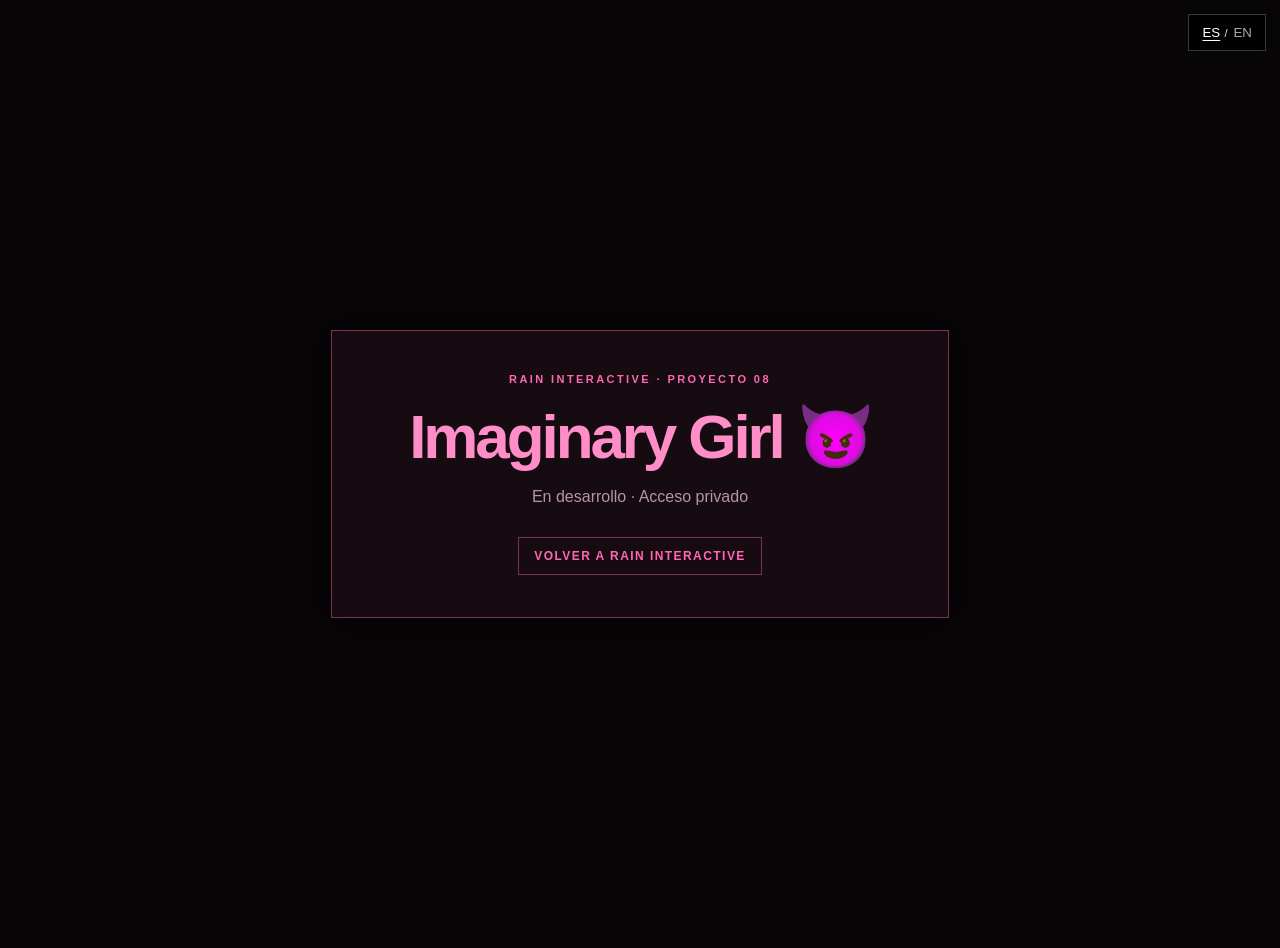
<file: punky-choni/index.html>
<!doctype html>
<html lang="es">
<head>
<meta charset="utf-8">
<meta name="viewport" content="width=device-width,initial-scale=1">
<meta name="robots" content="noindex,nofollow">
<title>Imaginary Girl · Desarrollo privado</title>
<style>
html,body{margin:0;min-height:100%;background:#080507;color:#ffd7eb;font-family:Arial,Helvetica,sans-serif}
body{min-height:100vh;display:grid;place-items:center;padding:24px}
main{width:min(560px,100%);text-align:center;border:1px solid #7b3159;background:#150b11;padding:42px 28px;box-shadow:0 0 40px #000}
.eyebrow{color:#ff66b3;font-size:11px;font-weight:800;letter-spacing:.22em;text-transform:uppercase}
h1{margin:16px 0 12px;color:#ff8dc8;font-size:clamp(34px,8vw,62px);letter-spacing:-.05em}
p{margin:0;color:#b895a6;line-height:1.55}
a{display:inline-block;margin-top:28px;color:#ff66b3;text-decoration:none;border:1px solid #7b3159;padding:11px 15px;font-size:12px;font-weight:800;letter-spacing:.12em;text-transform:uppercase}
</style>
</head>
<body>
<main>
<div class="eyebrow">Rain Interactive · Proyecto 08</div>
<h1>Imaginary Girl 😈</h1>
<p>En desarrollo · Acceso privado</p>
<a href="/">Volver a Rain Interactive</a>
</main>
<style id="rain-lang-style">#rain-lang{position:fixed;top:14px;right:14px;z-index:99999;background:rgba(0,0,0,.78);backdrop-filter:blur(8px);border:1px solid rgba(255,255,255,.22);padding:5px 8px;font:11px Arial,sans-serif;letter-spacing:.08em}#rain-lang button{appearance:none;border:0;background:transparent;color:#aaa;padding:5px;cursor:pointer}#rain-lang button.active{color:#fff;text-decoration:underline;text-underline-offset:3px}#google_translate_element{position:fixed;left:-9999px;top:-9999px}.goog-te-banner-frame.skiptranslate{display:none!important}body{top:0!important}</style><div id="rain-lang"><button data-lang="es">ES</button><span>/</span><button data-lang="en">EN</button></div><div id="google_translate_element" aria-hidden="true"></div><script id="rain-lang-js">(function(){const K="rain-site-lang";function mark(l){document.querySelectorAll("#rain-lang button").forEach(b=>b.classList.toggle("active",b.dataset.lang===l));document.documentElement.lang=l}function apply(l){localStorage.setItem(K,l);mark(l);const go=()=>{const s=document.querySelector(".goog-te-combo");if(!s)return false;s.value=l==="es"?"":l;s.dispatchEvent(new Event("change",{bubbles:true}));return true};if(!go()){let n=0,t=setInterval(()=>{if(go()||++n>40)clearInterval(t)},250)}}window.googleTranslateElementInit=function(){new google.translate.TranslateElement({pageLanguage:"es",includedLanguages:"es,en",autoDisplay:false},"google_translate_element");setTimeout(()=>apply(localStorage.getItem(K)||"es"),300)};document.querySelectorAll("#rain-lang button").forEach(b=>b.onclick=()=>apply(b.dataset.lang));mark(localStorage.getItem(K)||"es")})();</script><script src="https://translate.google.com/translate_a/element.js?cb=googleTranslateElementInit"></script></body>
</html>
</file>
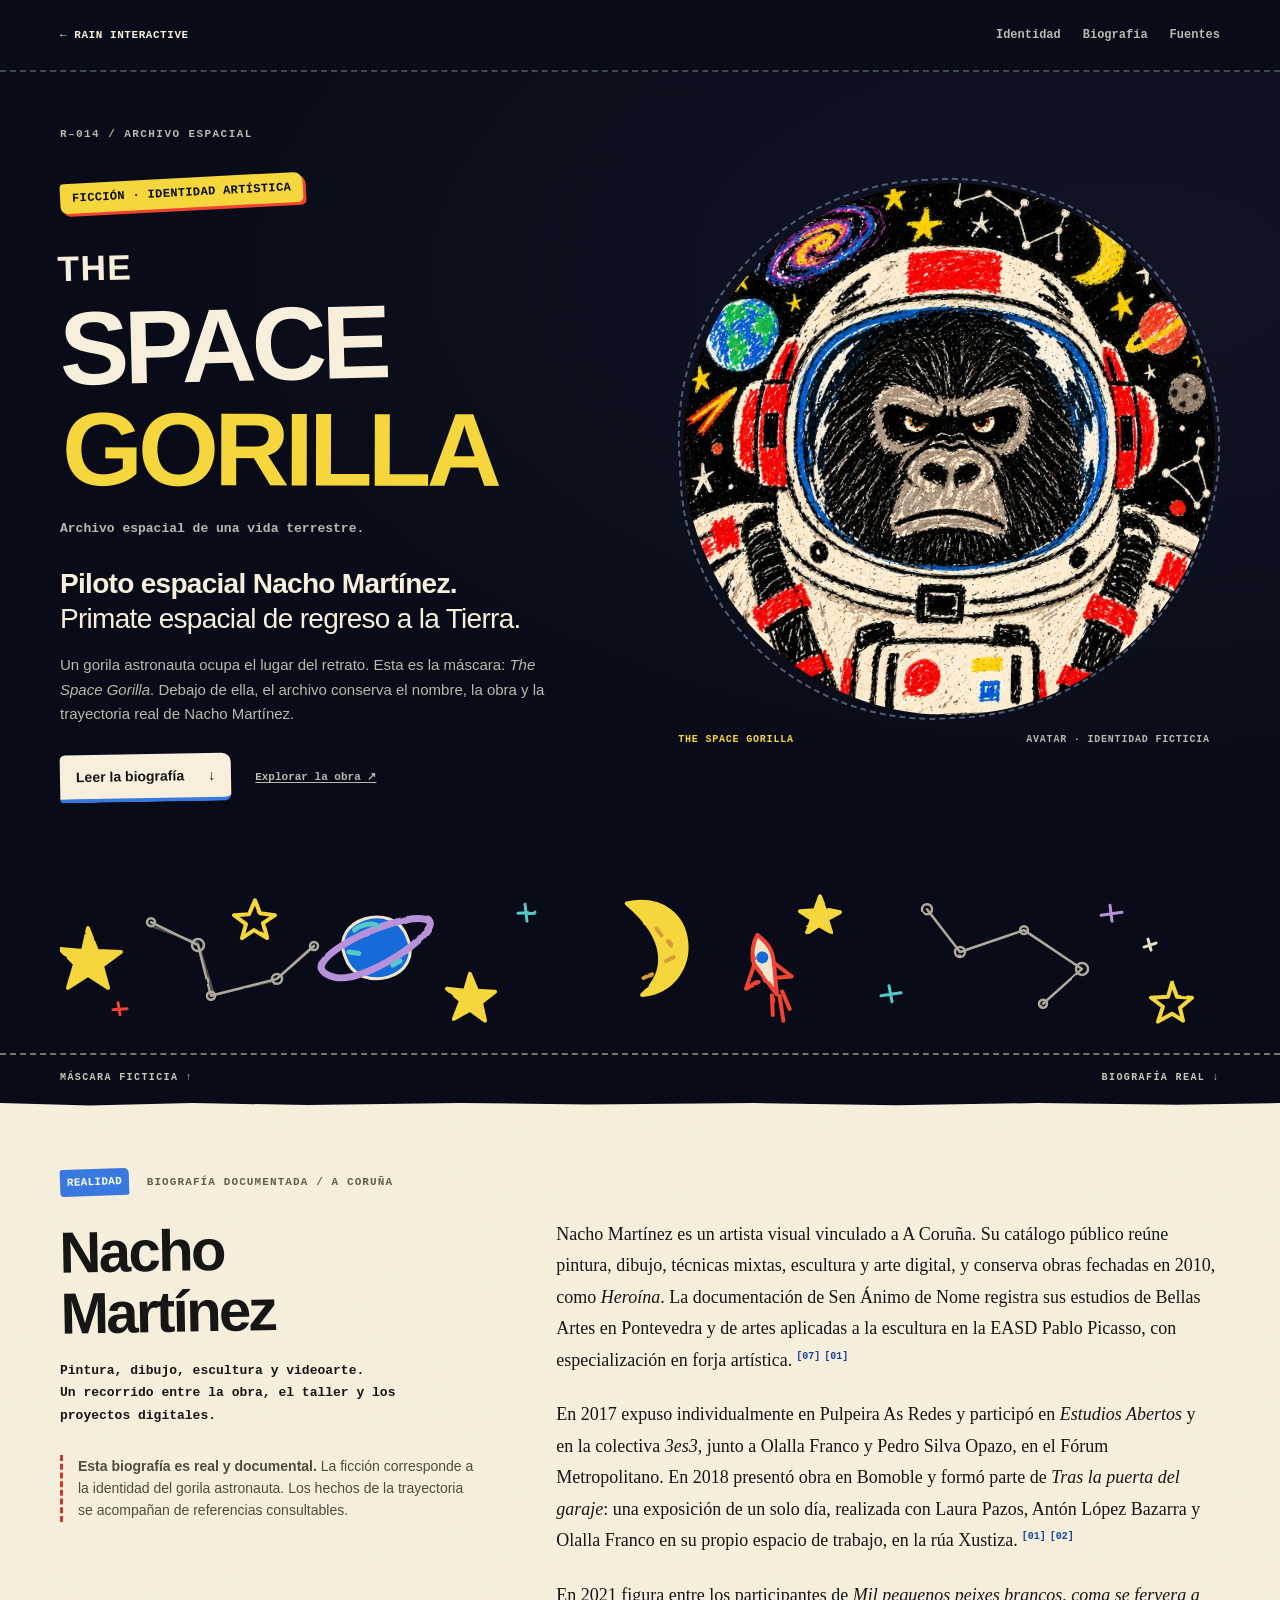
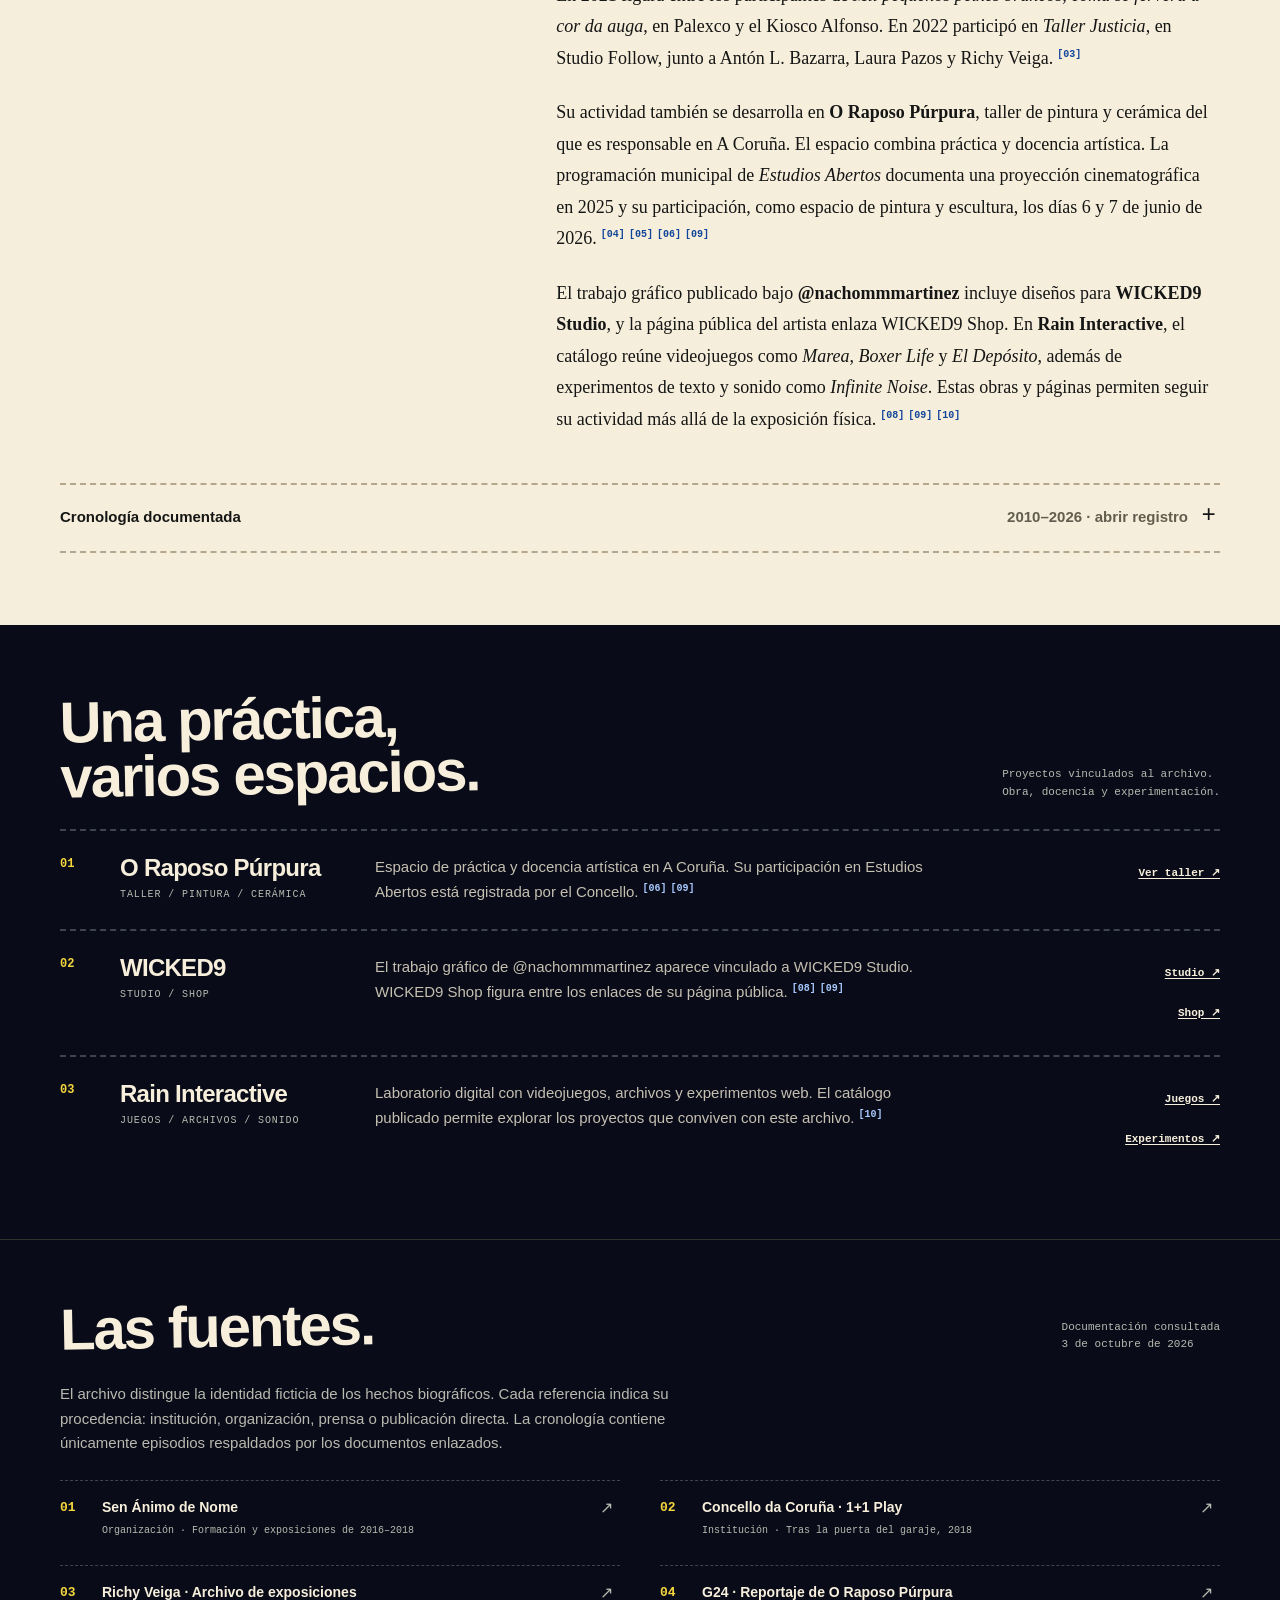
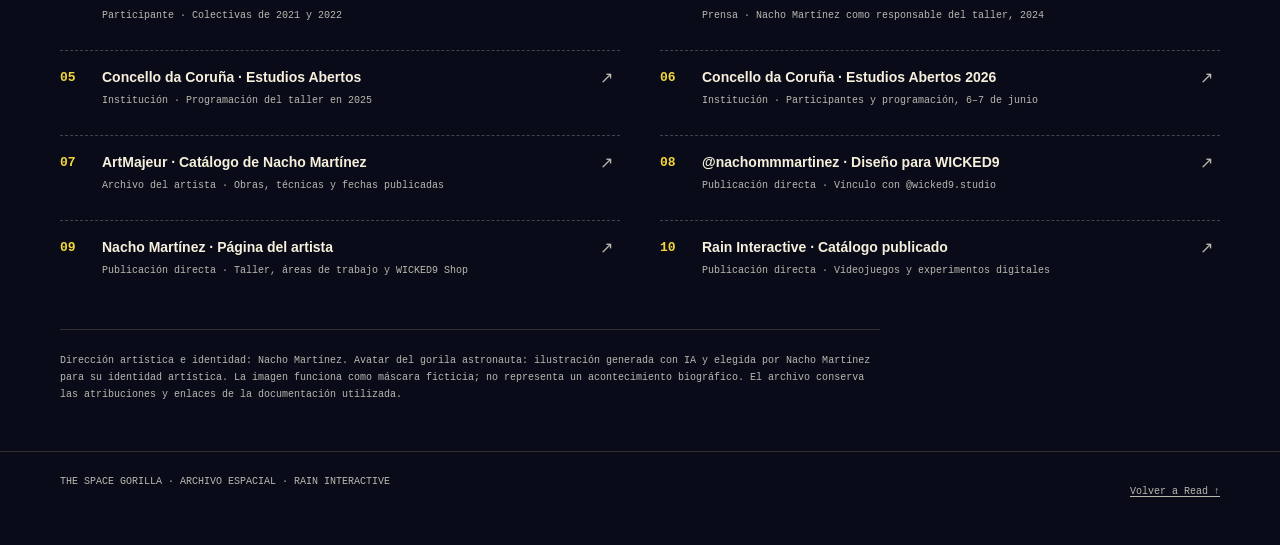
<file: the-space-gorilla/index.html>
<!doctype html>
<html lang="es">
<head>
<meta charset="utf-8">
<meta name="viewport" content="width=device-width,initial-scale=1">
<meta name="theme-color" content="#080909">
<title>The Space Gorilla — Archivo espacial de Nacho Martínez | Rain Interactive</title>
<meta name="description" content="The Space Gorilla: una identidad ficticia para la biografía real de Nacho Martínez. Pintura, escultura, exposiciones, O Raposo Púrpura, WICKED9 y Rain Interactive, con fuentes documentales.">
<link rel="canonical" href="https://rain-interactive.github.io/the-space-gorilla/">
<link rel="icon" type="image/webp" href="assets/space-gorilla.webp">
<link rel="preload" as="image" href="assets/space-gorilla.webp">
<meta property="og:type" content="website">
<meta property="og:site_name" content="Rain Interactive">
<meta property="og:title" content="The Space Gorilla — Archivo espacial">
<meta property="og:description" content="Piloto espacial Nacho Martínez. Un gorila de regreso a la Tierra y una biografía real, documentada.">
<meta property="og:url" content="https://rain-interactive.github.io/the-space-gorilla/">
<meta property="og:image" content="https://rain-interactive.github.io/the-space-gorilla/assets/space-gorilla.webp">
<meta property="og:image:alt" content="Avatar ilustrado de un gorila astronauta entre estrellas">
<meta name="twitter:card" content="summary_large_image">
<style>
:root{--night:#080909;--paper:#f1e8d5;--ink:#151615;--grey:#aca899;--red:#f14232;--blue:#176ada;--yellow:#f5d63d;--rule:#d1c6af;--mono:'Courier New',Courier,monospace}
*{box-sizing:border-box}
html{scroll-behavior:smooth;scroll-padding-top:90px}
body{margin:0;background:var(--night);color:var(--paper);font-family:Arial,Helvetica,sans-serif;-webkit-font-smoothing:antialiased}
a{color:inherit;text-underline-offset:.22em}
img{display:block;max-width:100%;height:auto}
button,summary{font:inherit}
::selection{background:var(--yellow);color:var(--night)}
:focus-visible{outline:3px solid var(--blue);outline-offset:5px}
.wrap{width:min(1160px,calc(100% - 48px));margin-inline:auto}
.skip{position:absolute;left:-10000px;top:10px;z-index:20;background:var(--paper);color:var(--ink);padding:14px}
.skip:focus{left:14px}
.top{position:sticky;top:0;z-index:10;background:rgba(8,9,9,.96);border-bottom:1px solid #32332e}
.top-inner{display:flex;align-items:center;justify-content:space-between;gap:20px;min-height:70px}
.brand{font:700 11px/1.3 var(--mono);letter-spacing:.15em;text-decoration:none;white-space:nowrap}
.nav{display:flex;gap:22px;align-items:center}
.nav a{display:flex;align-items:center;min-height:44px;font:700 11px/1.2 var(--mono);text-decoration:none;color:var(--grey)}
.nav a:hover{color:var(--yellow)}
.hero{position:relative;padding:55px 0 78px;isolation:isolate}
.hero-grid{display:grid;grid-template-columns:minmax(0,1fr) minmax(0,.93fr);gap:36px;align-items:center}
.folio{font:700 11px/1.4 var(--mono);letter-spacing:.13em;text-transform:uppercase;color:var(--grey);margin:0 0 36px}
.identity-tag{display:inline-block;position:relative;background:var(--yellow);color:var(--night);padding:8px 12px;transform:rotate(-3deg);font:700 11px/1.2 var(--mono);letter-spacing:.08em;text-transform:uppercase}
.hero h1{margin:30px 0 26px;font-size:clamp(56px,8.9vw,114px);line-height:.84;letter-spacing:-.075em;font-weight:900}
.hero h1 .small{display:block;font-size:.34em;letter-spacing:.035em;line-height:1.3;margin-bottom:8px}
.hero h1 .space{display:block}
.hero h1 .gorila{display:block;color:var(--yellow);transform:rotate(-2deg);transform-origin:left center}
.subhead{margin:0 0 26px;font:700 13px/1.65 var(--mono);color:var(--grey);max-width:36em}
.arrival{max-width:32rem;margin:0;font-size:clamp(20px,2.3vw,28px);line-height:1.25;letter-spacing:-.025em}
.arrival strong{font-weight:700}
.identity-explanation{max-width:31rem;margin:17px 0 0;color:#bdb8ac;font-size:15px;line-height:1.65}
.hero-actions{display:flex;align-items:center;gap:24px;flex-wrap:wrap;margin-top:27px}
.enter{display:inline-flex;gap:24px;align-items:center;min-height:48px;padding:0 16px;background:var(--paper);color:var(--ink);font:700 12px/1 var(--mono);text-decoration:none;border-bottom:4px solid var(--blue)}
.enter:hover{background:var(--yellow)}
.art-link{font:700 11px/1.4 var(--mono);color:var(--grey);min-height:44px;display:inline-flex;align-items:center}
.avatar{position:relative;margin:0;align-self:center}
.avatar img{width:100%;aspect-ratio:1;border-radius:50%}
.avatar figcaption{margin-top:18px;display:flex;justify-content:space-between;gap:20px;font:700 10px/1.4 var(--mono);letter-spacing:.08em;color:var(--grey);text-transform:uppercase}
.avatar figcaption span:first-child{color:var(--yellow)}
.seam{border-top:1px solid #42433b;position:relative;padding:16px 0 18px;font:700 10px/1.4 var(--mono);letter-spacing:.14em;text-transform:uppercase;color:#cbc5b8}
.seam .wrap{display:flex;justify-content:space-between;gap:20px;flex-wrap:wrap}
.seam:before{content:'';position:absolute;top:-3px;left:0;width:27%;height:5px;background:var(--red);transform:rotate(-.35deg)}
.earth{background:var(--paper);color:var(--ink);position:relative;padding:66px 0 72px}
.earth:before{content:'';position:absolute;inset:0;pointer-events:none;opacity:.12;background-image:url("data:image/svg+xml,%3Csvg xmlns='http://www.w3.org/2000/svg' width='180' height='180'%3E%3Cfilter id='n'%3E%3CfeTurbulence type='fractalNoise' baseFrequency='.7' numOctaves='3' stitchTiles='stitch'/%3E%3C/filter%3E%3Cpath fill='%238d7750' filter='url(%23n)' opacity='.22' d='M0 0h180v180H0z'/%3E%3C/svg%3E")}
.earth .wrap{position:relative}
.section-label{margin:0 0 23px;font:700 11px/1.5 var(--mono);letter-spacing:.1em;text-transform:uppercase;color:#635d50}
.section-label b{background:var(--blue);color:white;padding:5px 7px;margin-right:10px}
.bio-grid{display:grid;grid-template-columns:minmax(0,.65fr) minmax(0,1fr);gap:65px}
.bio-heading{margin:0;font-size:clamp(42px,5.5vw,70px);line-height:.88;letter-spacing:-.06em;font-weight:900;text-transform:uppercase}
.bio-heading span{display:block}
.bio-kicker{margin:20px 0 0;font:700 12px/1.6 var(--mono);max-width:23rem}
.authenticity{margin:28px 0 0;max-width:26rem;padding-left:15px;border-left:4px solid var(--red);font-size:14px;line-height:1.6;color:#534d42}
.prose{font-size:18px;line-height:1.72;max-width:660px}
.prose p{margin:0 0 23px}
.prose p:last-child{margin-bottom:0}
.ref{font:700 10px/1 var(--mono);color:#11459a;text-decoration:none;white-space:nowrap;margin-left:4px;vertical-align:super}
.ref:hover{text-decoration:underline}
.chronology{margin-top:48px;border-block:1px solid #b8ac95}
.chronology>summary{min-height:66px;cursor:pointer;padding:20px 32px 20px 0;position:relative;font:700 13px/1.6 var(--mono);list-style:none;display:flex;justify-content:space-between;gap:20px}
.chronology>summary::-webkit-details-marker{display:none}
.chronology>summary:after{content:'+';position:absolute;right:4px;top:19px;font:24px/1 var(--mono)}
.chronology[open]>summary:after{content:'−'}
.chronology>summary span{color:#635d50}
.timeline{list-style:none;margin:0;padding:0 0 15px;display:grid;grid-template-columns:repeat(2,minmax(0,1fr));gap:0 44px}
.timeline li{display:grid;grid-template-columns:58px minmax(0,1fr);gap:15px;border-top:1px solid var(--rule);padding:18px 0}
.timeline time{font:700 12px/1.4 var(--mono);color:#1747a1}
.timeline h3{font-size:16px;line-height:1.35;margin:0 0 7px}
.timeline p{font-size:14px;line-height:1.6;margin:0;color:#5c5548}
.projects{padding:66px 0 58px;border-bottom:1px solid #30312b}
.section-head{display:flex;justify-content:space-between;align-items:end;gap:30px;margin-bottom:28px}
.section-head h2{font-size:clamp(32px,4.8vw,58px);line-height:.95;letter-spacing:-.04em;margin:0}
.section-head p{margin:0;color:var(--grey);font:11px/1.6 var(--mono);max-width:240px}
.project-row{display:grid;grid-template-columns:40px 235px minmax(0,1fr) 105px;gap:20px;align-items:start;padding:24px 0;border-top:1px solid #30312b}
.project-no{color:var(--yellow);font:700 12px/1.6 var(--mono)}
.project-row h3{font-size:24px;letter-spacing:-.03em;margin:0 0 7px;line-height:1.05}
.project-row h3 a{text-decoration:none}
.project-row h3 a:hover{color:var(--yellow)}
.project-row .discipline{font:10px/1.5 var(--mono);letter-spacing:.09em;text-transform:uppercase;color:var(--grey);margin:0}
.project-row .desc{margin:0;font-size:15px;line-height:1.65;color:#c6c0b2;max-width:35rem}
.project-row .links{display:flex;flex-direction:column;align-items:end;gap:4px;font:700 11px/1.5 var(--mono)}
.project-row .links a{display:flex;min-height:36px;align-items:center}
.project-row .ref{color:#a8caff}
.source-section{padding:59px 0 48px}
.source-intro{font-size:15px;color:var(--grey);line-height:1.65;max-width:660px;margin:18px 0 24px}
.sources{list-style:none;margin:0;padding:0;display:grid;grid-template-columns:repeat(2,minmax(0,1fr));gap:0 40px}
.sources li{border-top:1px solid #30312b;scroll-margin-top:90px;padding:0}
.source{display:grid;grid-template-columns:30px minmax(0,1fr) 20px;gap:12px;text-decoration:none;padding:17px 0;min-height:84px}
.source:hover strong{color:var(--yellow)}
.source .number{color:var(--yellow);font:700 11px/1.6 var(--mono)}
.source strong{font-size:14px;line-height:1.4;display:block}
.source small{display:block;margin-top:5px;font:10px/1.5 var(--mono);color:var(--grey)}
.source .arrow{font-size:16px;color:var(--grey)}
.credits{border-top:1px solid #30312b;padding-top:22px;margin:24px 0 0;font:10px/1.7 var(--mono);color:var(--grey);max-width:820px}
footer{padding:22px 0 35px;border-top:1px solid #30312b;font:10px/1.6 var(--mono);color:var(--grey)}
footer .wrap{display:flex;justify-content:space-between;gap:24px;flex-wrap:wrap}
footer a{min-height:36px;display:inline-flex;align-items:center}
@media(min-width:1440px){.hero{padding-top:72px}}
@media(max-width:860px){.hero-grid{gap:26px}.bio-grid{gap:35px;grid-template-columns:minmax(0,.7fr) minmax(0,1fr)}.hero h1{font-size:clamp(56px,9.5vw,95px)}.project-row{grid-template-columns:30px 190px minmax(0,1fr)}.project-row .links{grid-column:3;flex-direction:row;justify-content:flex-start;gap:18px;align-items:center}.prose{font-size:17px}}
@media(max-width:650px){
 .wrap{width:calc(100% - 36px)}.top-inner{min-height:64px;gap:10px}.brand{font-size:9px;letter-spacing:.06em}.nav{gap:15px}.nav a{font-size:10px}
 .hero{padding:31px 0 43px}.hero-grid{grid-template-columns:1fr;gap:30px}.folio{margin-bottom:22px;font-size:10px}.hero h1{font-size:clamp(60px,19vw,116px);margin-top:24px;margin-bottom:20px}.hero h1 .space,.hero h1 .gorila{display:inline-block}.hero h1 .space{margin-right:.12em}.hero h1 .small{font-size:.3em}.subhead{margin-bottom:20px;font-size:12px}.arrival{font-size:23px}.identity-explanation{font-size:14px}.hero-actions{margin-top:22px;gap:18px}.avatar{max-width:430px;width:100%;margin-inline:auto}.avatar figcaption{font-size:9px;margin-top:10px}.seam{font-size:9px}.seam .wrap{gap:8px}
 .earth{padding:44px 0}.bio-grid{grid-template-columns:1fr;gap:25px}.bio-heading{font-size:clamp(46px,13vw,72px)}.bio-heading span{display:inline}.bio-heading span+span:before{content:' '}.bio-kicker{max-width:100%;margin-top:15px}.authenticity{margin-top:17px;max-width:100%;font-size:13px}.prose{font-size:17px;line-height:1.7}.prose p{margin-bottom:20px}.chronology{margin-top:30px}.chronology>summary{font-size:11px;display:block}.chronology>summary span{display:block;font-size:10px}.timeline{grid-template-columns:1fr}.timeline li{grid-template-columns:50px minmax(0,1fr);gap:12px}
 .projects{padding:44px 0 32px}.section-head{display:block}.section-head h2{font-size:40px}.section-head p{margin-top:13px;max-width:100%}.project-row{grid-template-columns:26px minmax(0,1fr);gap:11px 14px;padding-block:21px}.project-row h3{font-size:24px}.project-row .desc{grid-column:2}.project-row .links{grid-column:2;gap:22px}.project-row .links a{min-height:44px}.source-section{padding:42px 0 32px}.sources{grid-template-columns:1fr}.source{min-height:78px}.source-intro{font-size:14px}.credits{font-size:10px}.section-label{font-size:10px}
}
@media(prefers-reduced-motion:reduce){html{scroll-behavior:auto}}
@media print{.top,.hero-actions,footer{display:none}.hero,.projects,.source-section{background:white;color:black}.hero{padding:20px 0}.avatar{max-width:180px}.hero h1{font-size:50px}.earth{padding:20px 0;background:white}.chronology:not([open]) .timeline{display:block}.source{min-height:0}.wrap{width:100%}.identity-tag{background:none;border:1px solid black}}
/* Un cuaderno del espacio: trazos torcidos y colores del avatar. */
:root{--night:#090c18;--blue:#3979df;--paper:#f7efdc;--grey:#b9b9b0}
.top{background:rgba(9,12,24,.96);border-bottom:2px dashed #424850}
.brand,.nav a,.identity-tag,.section-label,.bio-kicker,.folio,.subhead,.project-no,.source .number{font-family:'Comic Sans MS','Chalkboard SE','Segoe Print',var(--mono)}
.brand{letter-spacing:.05em}.nav a{font-size:12px}
.hero{background:radial-gradient(ellipse at 88% 25%,#20223a55,transparent 60%)}
.hero h1{font-family:'Comic Sans MS','Chalkboard SE','Segoe Print',Arial,sans-serif;letter-spacing:-.045em;font-size:clamp(62px,8.4vw,104px);line-height:.96;transform:rotate(-1.4deg)}
.hero h1 .space{color:var(--paper)}.hero h1 .gorila{color:var(--yellow);transform:rotate(1.5deg)}
.identity-tag{border-radius:4px 9px 5px 7px;box-shadow:3px 3px 0 #f14232;font-size:12px;letter-spacing:.03em}
.avatar{padding:5px;transform:rotate(1deg)}
.avatar:before{content:'';position:absolute;inset:0 0 33px;border:2px dashed #8ca0bc88;border-radius:49% 51% 52% 48%;transform:rotate(-4deg);pointer-events:none}
.avatar figcaption{transform:rotate(-1deg)}
.enter{border-radius:5px 9px 7px 4px;transform:rotate(-1deg);border-bottom:4px solid var(--blue);font-family:'Comic Sans MS','Chalkboard SE','Segoe Print',Arial,sans-serif;font-size:14px}
.sky-map{padding:0 0 23px}.sky-map img{width:100%;height:auto;min-height:86px;object-fit:cover;object-position:center}
.seam{border-top:2px dashed #777661}.seam:before{display:none}
.earth{clip-path:polygon(0 0,7% .22%,15% 0,24% .17%,36% 0,46% .12%,59% 0,70% .19%,81% 0,92% .15%,100% 0,100% 100%,0 100%)}
.section-label b{display:inline-block;transform:rotate(-2deg);border-radius:3px 5px 2px 4px;letter-spacing:.025em}
.bio-heading{font-family:'Comic Sans MS','Chalkboard SE','Segoe Print',Arial,sans-serif;font-size:clamp(38px,4.6vw,58px);line-height:1.05;letter-spacing:-.045em;transform:rotate(-1deg);text-transform:none}
.bio-kicker{font-size:13px;line-height:1.7}.authenticity{border-left:3px dashed #cf382c;color:#514a3e}
.prose{font-family:Georgia,'Times New Roman',serif;font-size:18px;line-height:1.75}
.chronology{border-block:2px dashed #b5a78d}.chronology>summary{font-family:'Comic Sans MS','Chalkboard SE','Segoe Print',Arial,sans-serif;font-size:15px}
.timeline li{border-top:1px dashed #b8ad95}
.projects .section-head h2,.source-section .section-head h2{font-family:'Comic Sans MS','Chalkboard SE','Segoe Print',Arial,sans-serif;transform:rotate(-1deg);letter-spacing:-.035em}
.project-row{border-top:2px dashed #40444c}.project-row h3{font-family:'Comic Sans MS','Chalkboard SE','Segoe Print',Arial,sans-serif}
.sources li{border-top:1px dashed #40444c}.source .number{font-size:13px}
@media(max-width:650px){
 .hero h1{font-size:clamp(50px,15.8vw,90px);line-height:.95;margin-bottom:22px}.hero h1 .space,.hero h1 .gorila{display:block}.hero h1 .gorila{transform:rotate(1deg);margin-top:3px}.hero h1 .space{margin-right:0}
 .bio-heading{font-size:clamp(41px,10.4vw,66px)}.nav a{font-size:11px}.sky-map{width:100%;padding:0 0 15px}.sky-map img{height:88px;width:100%;object-fit:cover;object-position:center}
 .section-head h2{font-size:35px}.prose{font-size:17px}.chronology>summary{font-size:14px}.hero-grid{gap:28px}.avatar:before{inset:0 0 28px}
}
</style>
<script type="application/ld+json">
{"@context":"https://schema.org","@type":"WebPage","name":"The Space Gorilla — Archivo espacial","url":"https://rain-interactive.github.io/the-space-gorilla/","description":"Archivo biográfico documental de Nacho Martínez presentado mediante una identidad ficticia de gorila astronauta.","inLanguage":"es","about":{"@type":"Person","name":"Nacho Martínez","jobTitle":"Artista visual","sameAs":["https://www.artmajeur.com/nachomartinez/en","https://www.instagram.com/nachommmartinez/"]},"publisher":{"@type":"Organization","name":"Rain Interactive","url":"https://rain-interactive.github.io/"}}
</script>
</head>
<body>
<a class="skip" href="#biografia">Ir a la biografía documentada</a>
<header class="top"><div class="wrap top-inner">
 <a class="brand" href="/">← RAIN INTERACTIVE</a>
 <nav class="nav" aria-label="Navegación del archivo"><a href="#identidad">Identidad</a><a href="#biografia">Biografía</a><a href="#fuentes">Fuentes</a></nav>
</div></header>
<main>
<section class="hero" id="identidad" aria-labelledby="space-title"><div class="wrap hero-grid">
 <div>
  <p class="folio">R–014 / Archivo espacial</p>
  <span class="identity-tag">Ficción · Identidad artística</span>
  <h1 id="space-title"><span class="small">THE</span><span class="space">SPACE</span> <span class="gorila">GORILLA</span></h1>
  <p class="subhead">Archivo espacial de una vida terrestre.</p>
  <p class="arrival"><strong>Piloto espacial Nacho Martínez.</strong><br>Primate espacial de regreso a la Tierra.</p>
  <p class="identity-explanation">Un gorila astronauta ocupa el lugar del retrato. Esta es la máscara: <em>The Space Gorilla</em>. Debajo de ella, el archivo conserva el nombre, la obra y la trayectoria real de Nacho Martínez.</p>
  <div class="hero-actions"><a class="enter" href="#biografia">Leer la biografía <span aria-hidden="true">↓</span></a><a class="art-link" href="https://www.artmajeur.com/nachomartinez/en" target="_blank" rel="noopener noreferrer">Explorar la obra ↗</a></div>
 </div>
 <figure class="avatar"><img src="assets/space-gorilla.webp" width="1254" height="1254" fetchpriority="high" alt="The Space Gorilla: un gorila astronauta dibujado con trazos de pastel, traje blanco y detalles rojos, entre planetas y estrellas de colores"><figcaption><span>The Space Gorilla</span><span>Avatar · identidad ficticia</span></figcaption></figure>
</div></section>
<div class="sky-map wrap" aria-hidden="true"><img src="assets/cosmos.svg" width="1160" height="150" alt=""></div>
<div class="seam"><div class="wrap"><span>Máscara ficticia ↑</span><span>Biografía real ↓</span></div></div>
<section class="earth" id="biografia" aria-labelledby="bio-title"><div class="wrap">
 <p class="section-label"><b>REALIDAD</b> Biografía documentada / A Coruña</p>
 <div class="bio-grid">
  <div><h2 class="bio-heading" id="bio-title"><span>Nacho</span> <span>Martínez</span></h2><p class="bio-kicker">Pintura, dibujo, escultura y videoarte.<br>Un recorrido entre la obra, el taller y los proyectos digitales.</p><p class="authenticity"><strong>Esta biografía es real y documental.</strong> La ficción corresponde a la identidad del gorila astronauta. Los hechos de la trayectoria se acompañan de referencias consultables.</p></div>
  <div class="prose">
   <p>Nacho Martínez es un artista visual vinculado a A Coruña. Su catálogo público reúne pintura, dibujo, técnicas mixtas, escultura y arte digital, y conserva obras fechadas en 2010, como <em>Heroína</em>. La documentación de Sen Ánimo de Nome registra sus estudios de Bellas Artes en Pontevedra y de artes aplicadas a la escultura en la EASD Pablo Picasso, con especialización en forja artística.<a class="ref" href="#fuente-07" aria-label="Fuente 7: catálogo de ArtMajeur">[07]</a><a class="ref" href="#fuente-01" aria-label="Fuente 1: archivo de Sen Ánimo de Nome">[01]</a></p>
   <p>En 2017 expuso individualmente en Pulpeira As Redes y participó en <em>Estudios Abertos</em> y en la colectiva <em>3es3</em>, junto a Olalla Franco y Pedro Silva Opazo, en el Fórum Metropolitano. En 2018 presentó obra en Bomoble y formó parte de <em>Tras la puerta del garaje</em>: una exposición de un solo día, realizada con Laura Pazos, Antón López Bazarra y Olalla Franco en su propio espacio de trabajo, en la rúa Xustiza.<a class="ref" href="#fuente-01" aria-label="Fuente 1: exposiciones de 2017 y 2018">[01]</a><a class="ref" href="#fuente-02" aria-label="Fuente 2: Concello da Coruña, exposición de 2018">[02]</a></p>
   <p>En 2021 figura entre los participantes de <em>Mil pequenos peixes brancos, coma se fervera a cor da auga</em>, en Palexco y el Kiosco Alfonso. En 2022 participó en <em>Taller Justicia</em>, en Studio Follow, junto a Antón L. Bazarra, Laura Pazos y Richy Veiga.<a class="ref" href="#fuente-03" aria-label="Fuente 3: registro de exposiciones de Richy Veiga">[03]</a></p>
   <p>Su actividad también se desarrolla en <strong>O Raposo Púrpura</strong>, taller de pintura y cerámica del que es responsable en A Coruña. El espacio combina práctica y docencia artística. La programación municipal de <em>Estudios Abertos</em> documenta una proyección cinematográfica en 2025 y su participación, como espacio de pintura y escultura, los días 6 y 7 de junio de 2026.<a class="ref" href="#fuente-04" aria-label="Fuente 4: reportaje de G24 sobre O Raposo Púrpura">[04]</a><a class="ref" href="#fuente-05" aria-label="Fuente 5: Estudios Abertos 2025">[05]</a><a class="ref" href="#fuente-06" aria-label="Fuente 6: Estudios Abertos 2026">[06]</a><a class="ref" href="#fuente-09" aria-label="Fuente 9: página pública del artista y taller">[09]</a></p>
   <p>El trabajo gráfico publicado bajo <strong>@nachommmartinez</strong> incluye diseños para <strong>WICKED9 Studio</strong>, y la página pública del artista enlaza WICKED9 Shop. En <strong>Rain Interactive</strong>, el catálogo reúne videojuegos como <em>Marea</em>, <em>Boxer Life</em> y <em>El Depósito</em>, además de experimentos de texto y sonido como <em>Infinite Noise</em>. Estas obras y páginas permiten seguir su actividad más allá de la exposición física.<a class="ref" href="#fuente-08" aria-label="Fuente 8: diseño para WICKED9 Studio">[08]</a><a class="ref" href="#fuente-09" aria-label="Fuente 9: enlaces públicos del artista">[09]</a><a class="ref" href="#fuente-10" aria-label="Fuente 10: catálogo publicado de Rain Interactive">[10]</a></p>
  </div>
 </div>
 <details class="chronology"><summary>Cronología documentada <span>2010–2026 · abrir registro</span></summary><ol class="timeline">
  <li><time datetime="2010">2010</time><div><h3>Obra en el catálogo público</h3><p>ArtMajeur registra <em>Heroína</em>, un acrílico de 55 × 46 cm, fechado en 2010.<a class="ref" href="#fuente-07" aria-label="Fuente 7">[07]</a></p></div></li>
  <li><time datetime="2016">2016</time><div><h3>Mail art</h3><p>Participación en un proyecto internacional de mail art, recogida por Sen Ánimo de Nome.<a class="ref" href="#fuente-01" aria-label="Fuente 1">[01]</a></p></div></li>
  <li><time datetime="2017">2017</time><div><h3>3es3 / Estudios Abertos</h3><p>Exposición en el Fórum Metropolitano con Olalla Franco y Pedro Silva Opazo, e incorporación a Estudios Abertos.<a class="ref" href="#fuente-01" aria-label="Fuente 1">[01]</a></p></div></li>
  <li><time datetime="2018-11-03">2018</time><div><h3>Tras la puerta del garaje</h3><p>El 3 de noviembre, exposición colectiva en el taller de rúa Xustiza, 6, dentro de 1+1 Play.<a class="ref" href="#fuente-02" aria-label="Fuente 2">[02]</a></p></div></li>
  <li><time datetime="2021">2021</time><div><h3>Mil pequenos peixes brancos…</h3><p>Participación en la exposición colectiva de Palexco y el Kiosco Alfonso, A Coruña.<a class="ref" href="#fuente-03" aria-label="Fuente 3">[03]</a></p></div></li>
  <li><time datetime="2022">2022</time><div><h3>Taller Justicia</h3><p>Exposición conjunta en Studio Follow con Richy Veiga, Antón L. Bazarra y Laura Pazos.<a class="ref" href="#fuente-03" aria-label="Fuente 3">[03]</a></p></div></li>
  <li><time datetime="2025">2025</time><div><h3>Un taller abierto al cine</h3><p>O Raposo Púrpura programa la proyección de <em>The Graeae</em>, de Elis Prostotak, en Estudios Abertos.<a class="ref" href="#fuente-05" aria-label="Fuente 5">[05]</a></p></div></li>
  <li><time datetime="2026-06-06">2026</time><div><h3>O Raposo Púrpura / Estudios Abertos</h3><p>Participación los días 6 y 7 de junio; el Concello identifica a Nacho Martínez con pintura y escultura e incluye un DJ set en la programación del taller.<a class="ref" href="#fuente-06" aria-label="Fuente 6">[06]</a></p></div></li>
 </ol></details>
</div></section>
<section class="projects" aria-labelledby="project-title"><div class="wrap">
 <div class="section-head"><h2 id="project-title">Una práctica,<br>varios espacios.</h2><p>Proyectos vinculados al archivo.<br>Obra, docencia y experimentación.</p></div>
 <article class="project-row"><span class="project-no" aria-hidden="true">01</span><div><h3><a href="https://oraposopurpura.github.io/oraposopurpura-/" target="_blank" rel="noopener noreferrer">O Raposo Púrpura</a></h3><p class="discipline">Taller / pintura / cerámica</p></div><p class="desc">Espacio de práctica y docencia artística en A Coruña. Su participación en Estudios Abertos está registrada por el Concello.<a class="ref" href="#fuente-06" aria-label="Fuente 6">[06]</a><a class="ref" href="#fuente-09" aria-label="Fuente 9">[09]</a></p><div class="links"><a href="https://oraposopurpura.github.io/oraposopurpura-/" target="_blank" rel="noopener noreferrer">Ver taller ↗</a></div></article>
 <article class="project-row"><span class="project-no" aria-hidden="true">02</span><div><h3><a href="https://www.instagram.com/wicked9.studio/" target="_blank" rel="noopener noreferrer">WICKED9</a></h3><p class="discipline">Studio / Shop</p></div><p class="desc">El trabajo gráfico de @nachommmartinez aparece vinculado a WICKED9 Studio. WICKED9 Shop figura entre los enlaces de su página pública.<a class="ref" href="#fuente-08" aria-label="Fuente 8">[08]</a><a class="ref" href="#fuente-09" aria-label="Fuente 9">[09]</a></p><div class="links"><a href="https://www.instagram.com/wicked9.studio/" target="_blank" rel="noopener noreferrer">Studio ↗</a><a href="https://wicked9.shop/" target="_blank" rel="noopener noreferrer">Shop ↗</a></div></article>
 <article class="project-row"><span class="project-no" aria-hidden="true">03</span><div><h3><a href="/">Rain Interactive</a></h3><p class="discipline">Juegos / archivos / sonido</p></div><p class="desc">Laboratorio digital con videojuegos, archivos y experimentos web. El catálogo publicado permite explorar los proyectos que conviven con este archivo.<a class="ref" href="#fuente-10" aria-label="Fuente 10">[10]</a></p><div class="links"><a href="/#play">Juegos ↗</a><a href="/#experiment">Experimentos ↗</a></div></article>
</div></section>
<section class="source-section" id="fuentes" aria-labelledby="sources-title"><div class="wrap">
 <div class="section-head"><h2 id="sources-title">Las fuentes.</h2><p>Documentación consultada<br>3 de octubre de 2026</p></div>
 <p class="source-intro">El archivo distingue la identidad ficticia de los hechos biográficos. Cada referencia indica su procedencia: institución, organización, prensa o publicación directa. La cronología contiene únicamente episodios respaldados por los documentos enlazados.</p>
 <ol class="sources">
  <li id="fuente-01"><a class="source" href="https://sinanimodenombre.blogspot.com/2018/11/" target="_blank" rel="noopener noreferrer"><span class="number">01</span><span><strong>Sen Ánimo de Nome</strong><small>Organización · Formación y exposiciones de 2016–2018</small></span><span class="arrow" aria-hidden="true">↗</span></a></li>
  <li id="fuente-02"><a class="source" href="https://www.coruna.gal/web/es/actualidad/noticias/noticia/culturas-apoia-a-celebracion-do-ii-festival-escena-muller-que-dinamizara-en-novembro-a-agra-do/suceso/1453672964259?argIdioma=es" target="_blank" rel="noopener noreferrer"><span class="number">02</span><span><strong>Concello da Coruña · 1+1 Play</strong><small>Institución · Tras la puerta del garaje, 2018</small></span><span class="arrow" aria-hidden="true">↗</span></a></li>
  <li id="fuente-03"><a class="source" href="https://richyveiga.bigcartel.com/formacion" target="_blank" rel="noopener noreferrer"><span class="number">03</span><span><strong>Richy Veiga · Archivo de exposiciones</strong><small>Participante · Colectivas de 2021 y 2022</small></span><span class="arrow" aria-hidden="true">↗</span></a></li>
  <li id="fuente-04"><a class="source" href="https://www.g24.gal/-/unha-muller-faise-pasar-por-alumna-e-rouba-unha-escultura-dun-estudo-da-coruna" target="_blank" rel="noopener noreferrer"><span class="number">04</span><span><strong>G24 · Reportaje de O Raposo Púrpura</strong><small>Prensa · Nacho Martínez como responsable del taller, 2024</small></span><span class="arrow" aria-hidden="true">↗</span></a></li>
  <li id="fuente-05"><a class="source" href="https://www.coruna.gal/web/gl/actualidade/novas/nova/a-xornada-estudios-abertos-deste-sabado-10-contara-con-14-actividades-complementarias-abertas-a/suceso/1453893133060?argIdioma=gl" target="_blank" rel="noopener noreferrer"><span class="number">05</span><span><strong>Concello da Coruña · Estudios Abertos</strong><small>Institución · Programación del taller en 2025</small></span><span class="arrow" aria-hidden="true">↗</span></a></li>
  <li id="fuente-06"><a class="source" href="https://www.visitcoruna.com/turismo/gl/axenda/evento/estudios-abertos-2026/suceso/1453890869757" target="_blank" rel="noopener noreferrer"><span class="number">06</span><span><strong>Concello da Coruña · Estudios Abertos 2026</strong><small>Institución · Participantes y programación, 6–7 de junio</small></span><span class="arrow" aria-hidden="true">↗</span></a></li>
  <li id="fuente-07"><a class="source" href="https://www.artmajeur.com/nachomartinez/en" target="_blank" rel="noopener noreferrer"><span class="number">07</span><span><strong>ArtMajeur · Catálogo de Nacho Martínez</strong><small>Archivo del artista · Obras, técnicas y fechas publicadas</small></span><span class="arrow" aria-hidden="true">↗</span></a></li>
  <li id="fuente-08"><a class="source" href="https://www.instagram.com/p/DdpXOIiIBqS/" target="_blank" rel="noopener noreferrer"><span class="number">08</span><span><strong>@nachommmartinez · Diseño para WICKED9</strong><small>Publicación directa · Vínculo con @wicked9.studio</small></span><span class="arrow" aria-hidden="true">↗</span></a></li>
  <li id="fuente-09"><a class="source" href="https://oraposopurpura.github.io/oraposopurpura-/nachommmartinez/" target="_blank" rel="noopener noreferrer"><span class="number">09</span><span><strong>Nacho Martínez · Página del artista</strong><small>Publicación directa · Taller, áreas de trabajo y WICKED9 Shop</small></span><span class="arrow" aria-hidden="true">↗</span></a></li>
  <li id="fuente-10"><a class="source" href="https://github.com/rain-interactive/rain-interactive.github.io/blob/main/index.html" target="_blank" rel="noopener noreferrer"><span class="number">10</span><span><strong>Rain Interactive · Catálogo publicado</strong><small>Publicación directa · Videojuegos y experimentos digitales</small></span><span class="arrow" aria-hidden="true">↗</span></a></li>
 </ol>
 <p class="credits">Dirección artística e identidad: Nacho Martínez. Avatar del gorila astronauta: ilustración generada con IA y elegida por Nacho Martínez para su identidad artística. La imagen funciona como máscara ficticia; no representa un acontecimiento biográfico. El archivo conserva las atribuciones y enlaces de la documentación utilizada.</p>
</div></section>
</main>
<footer><div class="wrap"><span>THE SPACE GORILLA · ARCHIVO ESPACIAL · RAIN INTERACTIVE</span><a href="/#read">Volver a Read ↑</a></div></footer>
</body>
</html>
</file>
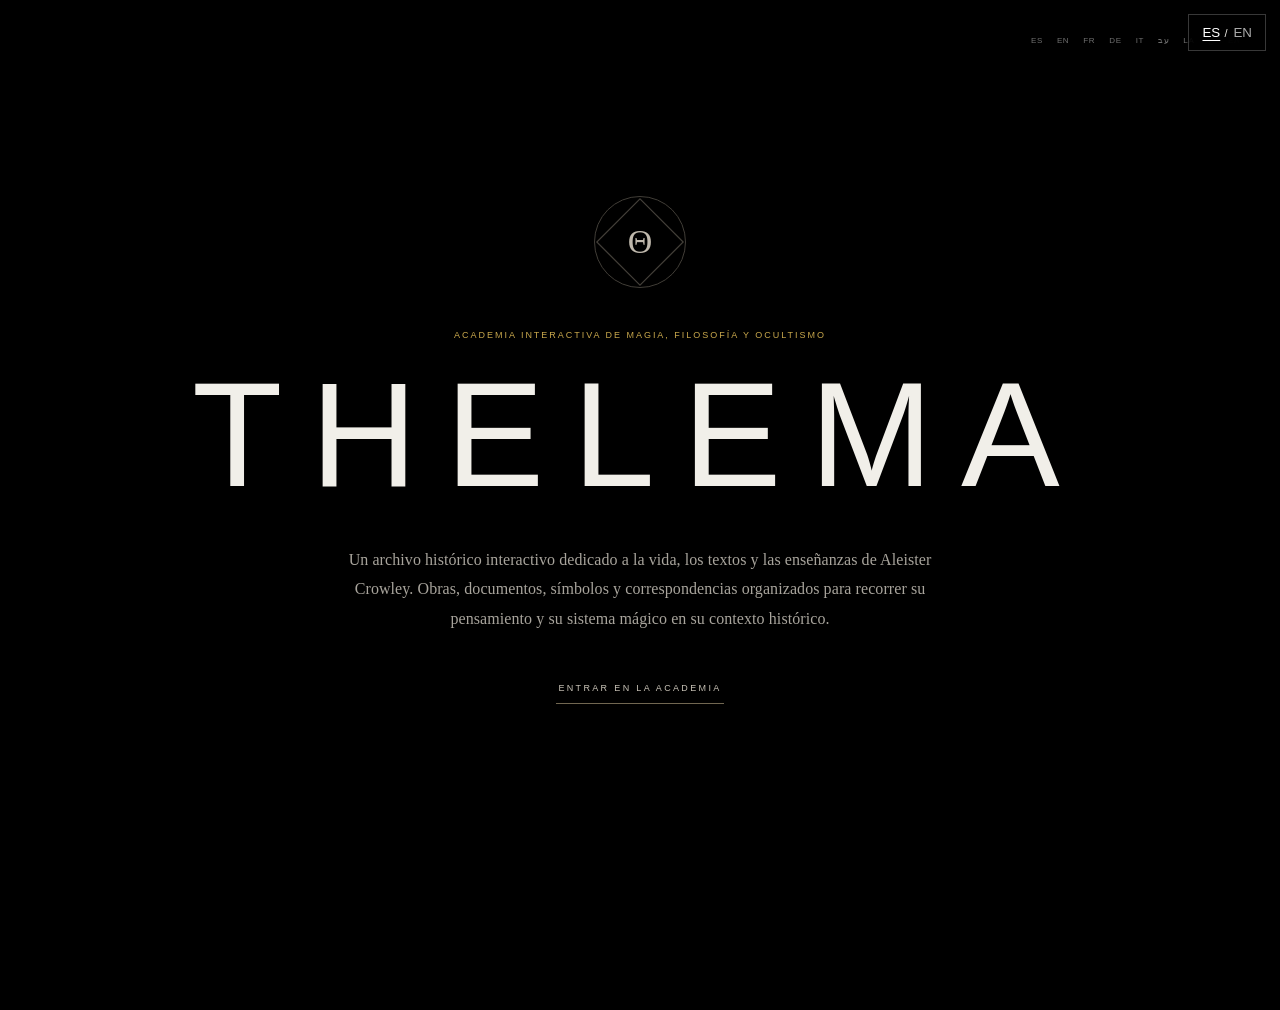
<file: thelema-preview/index.html>
<!doctype html><html lang="es"><head>
<meta name="description" content="Archivo digital interactivo sobre Thelema y Aleister Crowley: textos, símbolos, publicaciones, contexto histórico y materiales de consulta."><meta charset="utf-8"><meta name="viewport" content="width=device-width,initial-scale=1"><title>Thelema — Archivo digital sobre Aleister Crowley | Rain Interactive</title><style>
:root{--bg:#070707;--fg:#e8e0cc;--gold:#b99b62;--red:#681d1d;--line:#30291f}*{box-sizing:border-box}body{margin:0;background:radial-gradient(circle at 50% 15%,#211a12,#070707 48%);color:var(--fg);font-family:Georgia,serif}main{max-width:1050px;margin:auto;padding:28px 22px 80px}.hero{min-height:78vh;display:grid;place-items:center;text-align:center}.seal{width:150px;height:150px;border:1px solid var(--gold);border-radius:50%;display:grid;place-items:center;margin:auto;position:relative}.seal:before,.seal:after{content:"";position:absolute;width:100px;height:100px;border:1px solid var(--gold);transform:rotate(45deg)}.seal span{font-size:52px;z-index:1}.kicker{font:11px monospace;letter-spacing:.3em;color:var(--gold);margin-top:35px}.hero h1{font-size:clamp(55px,12vw,125px);font-weight:400;letter-spacing:.12em;margin:12px 0}.hero p{max-width:620px;line-height:1.7;color:#aaa08e;margin:auto}.enter{display:inline-block;margin-top:35px;padding:14px 25px;border:1px solid var(--gold);font:11px monospace;letter-spacing:.18em}.academy{border-top:1px solid var(--line);padding-top:55px}.academy h2{font-size:42px;font-weight:400}.grid{display:grid;grid-template-columns:repeat(3,1fr);gap:1px;background:var(--line);border:1px solid var(--line)}.lesson{background:#0b0a09;padding:30px;min-height:210px;cursor:pointer;transition:.25s}.lesson:hover{background:#16120d}.n{font:10px monospace;color:var(--gold)}h3{font-size:23px;font-weight:400}.lesson p{color:#918979;font-size:14px;line-height:1.55}.note{margin-top:45px;border-left:1px solid var(--gold);padding-left:18px;color:#8e8678;font-size:13px;line-height:1.6}@media(max-width:700px){.grid{grid-template-columns:1fr}.hero{min-height:70vh}}
.langs{position:fixed;top:18px;right:18px;z-index:20;display:flex;flex-wrap:wrap;justify-content:flex-end;gap:5px;max-width:390px}.langs button{border:1px solid var(--line);background:#090807;color:#9f9685;padding:7px 8px;font:9px monospace;cursor:pointer}.langs button.active,.langs button:hover{border-color:var(--gold);color:var(--gold)}html[dir="rtl"] body{text-align:right}html[dir="rtl"] .hero{text-align:center}html[dir="rtl"] .note{border-left:0;border-right:1px solid var(--gold);padding-left:0;padding-right:18px}@media(max-width:700px){.langs{position:absolute;left:12px;right:12px;max-width:none;justify-content:center}}</style><style>.photoarchive{border-top:1px solid var(--line);margin-top:70px;padding:65px 0}.photoarchive h2{font-size:clamp(40px,7vw,72px);font-weight:400;margin:12px 0}.photo-intro{max-width:720px;color:#9d9484;line-height:1.7}.photos{display:grid;grid-template-columns:repeat(2,minmax(0,1fr));gap:28px;margin-top:40px}.photos figure{margin:0;border:1px solid var(--line);background:#090807}.photos img{display:block;width:100%;aspect-ratio:1/1;object-fit:cover;filter:grayscale(1);background:#111}.photos figcaption{padding:18px;display:grid;gap:9px}.photos b{font:10px monospace;letter-spacing:.15em;color:var(--gold)}.photos span{font-size:14px;line-height:1.55;color:#c4bbab}.photos small{font:9px/1.5 monospace;color:#716a5f}.archive-note{margin-top:35px;border-left:1px solid var(--gold);padding-left:18px;color:#81796c;font:11px/1.7 monospace}@media(max-width:700px){.photos{grid-template-columns:1fr}}</style><style id="refined-design">
:root{--bg:#000;--fg:#f1efe9;--muted:#8d8b86;--soft:#c8c4bb;--gold:#b8a27b;--line:#242424}
html{scroll-behavior:smooth;background:#000}body{background:#000;color:var(--fg);font-family:"Times New Roman",Times,serif;font-weight:400;letter-spacing:.005em}body:before{content:"";position:fixed;inset:0;pointer-events:none;background:linear-gradient(90deg,transparent 49.96%,rgba(255,255,255,.018) 50%,transparent 50.04%);z-index:-1}
main{max-width:1160px;padding:0 42px 110px}.hero{min-height:100svh}.hero>div{width:100%;max-width:900px}.seal{width:92px;height:92px;border-color:#49453e;opacity:.9}.seal:before,.seal:after{width:60px;height:60px;border-color:#49453e}.seal span{font-size:34px;color:#d5cec0}.kicker,.n{font-family:Arial,sans-serif;font-size:9px;letter-spacing:.32em;text-transform:uppercase;color:#d2b45d}.hero .kicker{margin-top:42px}.hero h1{font-size:clamp(68px,13vw,148px);line-height:.86;letter-spacing:.09em;margin:20px 0 34px}.hero p{max-width:590px;font-size:16px;line-height:1.85;color:#a8a49c}.enter{margin-top:40px;border:0;border-bottom:1px solid #716751;padding:10px 2px;color:#c9c3b7;text-decoration:none;font-family:Arial,sans-serif;font-size:9px;letter-spacing:.26em}
.langs{top:24px;right:28px;gap:0;max-width:none;background:rgba(0,0,0,.82);backdrop-filter:blur(10px);padding:5px}.langs button{border:0;border-bottom:1px solid transparent;background:transparent;color:#6f6f6f;padding:7px 7px;font:8px Arial,sans-serif;letter-spacing:.08em}.langs button.active,.langs button:hover{border-color:#aaa;color:#eee}
.biography,.photoarchive,.academy{border-top:1px solid var(--line)!important;padding-top:95px!important;margin-top:0!important}.biography h2,.photoarchive h2,.academy h2{font-weight:400!important;letter-spacing:-.025em}.biography h2{font-size:clamp(50px,8vw,90px)!important;margin:16px 0 50px!important}.biography>div[style*="grid-template-columns"]{grid-template-columns:280px minmax(0,650px)!important;justify-content:space-between;gap:70px!important}.biography aside{border:0!important;border-top:1px solid #4a4741!important;padding:22px 0!important}.biography article{font-size:18px!important;line-height:1.95!important;color:#c4c0b7!important}.biography article p:first-child:first-letter{float:left;font-size:72px;line-height:.72;padding:11px 10px 0 0;color:#eee}.photoarchive{margin-top:85px!important}.photoarchive h2{font-size:clamp(48px,7vw,82px);margin:15px 0 25px}.photo-intro{font-size:16px;line-height:1.8;color:#99958e;max-width:650px}.photos{grid-template-columns:repeat(2,minmax(0,1fr));gap:60px 28px;margin-top:60px}.photos figure{border:0;background:transparent}.photos img{aspect-ratio:auto;max-height:620px;object-fit:contain;object-position:left bottom;filter:grayscale(1) contrast(1.04);background:#050505}.photos figcaption{padding:17px 0;border-top:1px solid #292929;gap:8px}.photos b{font:9px Arial,sans-serif;letter-spacing:.2em;color:#aaa397}.photos span{font-size:14px;line-height:1.6;color:#aaa69e}.photos small{font:9px/1.5 Arial,sans-serif;color:#5f5f5f}.archive-note,.note{border-left:0!important;border-top:1px solid #252525;padding:20px 0 0!important;color:#74716b!important;max-width:720px}.academy{margin-top:85px}.academy h2{font-size:clamp(46px,6vw,72px);margin:15px 0 45px}.grid{grid-template-columns:repeat(2,1fr);gap:0;background:transparent;border:0;border-top:1px solid #292929}.lesson{background:transparent;padding:30px 28px 38px 0;min-height:180px;border-bottom:1px solid #292929}.lesson:nth-child(odd){border-right:1px solid #292929}.lesson:nth-child(even){padding-left:28px}.lesson:hover{background:#050505}.lesson h3{font-size:27px;margin:18px 0 12px}.lesson p{color:#85827c;line-height:1.7}
@media(max-width:700px){main{padding:0 22px 70px}.hero{min-height:92svh;padding-top:65px}.hero h1{font-size:clamp(54px,20vw,90px)}.langs{position:absolute;top:12px;left:12px;right:12px;justify-content:center}.biography,.photoarchive,.academy{padding-top:65px!important}.biography>div[style*="grid-template-columns"]{grid-template-columns:1fr!important;gap:28px!important}.biography article{font-size:17px!important}.photos,.grid{grid-template-columns:1fr}.photos{gap:45px}.lesson:nth-child(odd){border-right:0}.lesson:nth-child(even){padding-left:0}.photos img{width:100%}}
</style><style>.legacy{border-top:1px solid var(--line);margin-top:85px;padding:95px 0}.legacy h2{font-size:clamp(48px,7vw,82px);font-weight:400;letter-spacing:-.025em;margin:15px 0 25px}.legacy-intro{max-width:690px;font-size:16px;line-height:1.85;color:#99958e}.legacy-list{margin-top:58px;border-top:1px solid #292929}.legacy-list article{display:grid;grid-template-columns:140px 280px 1fr;gap:28px;padding:28px 0;border-bottom:1px solid #292929;align-items:start}.legacy-list span{font:9px Arial,sans-serif;letter-spacing:.18em;text-transform:uppercase;color:#777}.legacy-list h3{font-size:23px;margin:0;font-weight:400}.legacy-list p{margin:0;max-width:580px;color:#99958e;font-size:14px;line-height:1.7}@media(max-width:700px){.legacy{padding-top:65px}.legacy-list article{grid-template-columns:1fr;gap:9px}}</style><style>.east{border-top:1px solid var(--line);margin-top:85px;padding:95px 0}.east>h2{font-size:clamp(48px,7vw,82px);font-weight:400;letter-spacing:-.025em;margin:15px 0 45px}.east-copy{max-width:760px;font-size:17px;line-height:1.9;color:#aaa69e}.booklaw{display:grid;grid-template-columns:.75fr 1.25fr;gap:70px;margin-top:75px;padding:60px 0;border-top:1px solid #292929;border-bottom:1px solid #292929}.booklaw>div>span{font:9px Arial,sans-serif;letter-spacing:.2em;color:#777}.booklaw h3{font-size:clamp(45px,6vw,76px);line-height:.9;margin:18px 0 30px}.booklaw>div>p,.counter>p{color:#99958e;line-height:1.85}.principles article{display:grid;grid-template-columns:35px 1fr;column-gap:18px;padding:0 0 24px;margin-bottom:24px;border-bottom:1px solid #242424}.principles b{font:9px Arial,sans-serif;color:#777}.principles h4{margin:0 0 8px;font-size:22px;font-weight:400}.principles p{grid-column:2;margin:0;color:#99958e;line-height:1.7;font-size:14px}.counter{max-width:780px;margin:80px 0 0 auto}.counter h3{font-size:clamp(40px,5vw,64px);font-weight:400;margin:15px 0 30px}@media(max-width:700px){.east{padding-top:65px}.booklaw{grid-template-columns:1fr;gap:35px}.counter{margin-top:60px}}</style><style>.worksarchive,.boleskine{border-top:1px solid var(--line);margin-top:85px;padding:95px 0}.worksarchive h2,.boleskine h2{font-size:clamp(48px,7vw,82px);font-weight:400;letter-spacing:-.025em;margin:15px 0 25px}.workslead{max-width:760px;color:#99958e;font-size:16px;line-height:1.85}.works{list-style:none;margin:60px 0 0;padding:0;columns:2;column-gap:55px;border-top:1px solid #292929}.works li{break-inside:avoid;display:flex;gap:16px;padding:14px 0;border-bottom:1px solid #222}.works span{font:8px Arial,sans-serif;color:#555}.works i{font-style:normal;font-size:15px;color:#bbb7ae}.bolesgrid{display:grid;grid-template-columns:1.3fr .7fr;gap:70px;margin-top:45px}.bolesgrid>div>p{font-size:17px;line-height:1.9;color:#aaa69e}.bolesfacts{border-top:1px solid #353535;padding-top:20px;display:grid}.bolesfacts span{font:9px Arial,sans-serif;letter-spacing:.18em;color:#777;margin-bottom:28px}.bolesfacts b{font-size:42px;font-weight:400}.bolesfacts small{font:10px Arial,sans-serif;color:#777;margin:2px 0 22px}.housephotos{margin-top:60px}.housephotos figure{margin:0}.housephotos img{width:100%;max-height:650px;object-fit:cover;filter:grayscale(1);background:#080808}.housephotos figcaption{padding:14px 0;border-bottom:1px solid #292929;font:9px Arial,sans-serif;letter-spacing:.1em;color:#777}@media(max-width:700px){.worksarchive,.boleskine{padding-top:65px}.works{columns:1}.bolesgrid{grid-template-columns:1fr;gap:30px}}</style><style>.verified{border-top:1px solid var(--line);margin-top:85px;padding:95px 0}.verified h2{font-size:clamp(48px,7vw,82px);font-weight:400;letter-spacing:-.025em;margin:15px 0 25px}.verified-lead{max-width:720px;color:#99958e;font-size:16px;line-height:1.85}.verified-grid{display:grid;grid-template-columns:1fr 1fr;margin-top:60px;border-top:1px solid #292929}.verified-grid article{padding:28px 35px 35px 0;border-bottom:1px solid #292929}.verified-grid article:nth-child(odd){border-right:1px solid #292929}.verified-grid article:nth-child(even){padding-left:35px}.verified-grid span,.sourcesbox span{font:9px Arial,sans-serif;letter-spacing:.2em;color:#777}.verified-grid h3{font-size:24px;font-weight:400;margin:14px 0}.verified-grid p{font-size:14px;line-height:1.75;color:#99958e}.sourcesbox{margin-top:55px;border-top:1px solid #4a4741;padding-top:20px}.sourcesbox p{font:10px/1.9 Arial,sans-serif;color:#777;letter-spacing:.04em}@media(max-width:700px){.verified{padding-top:65px}.verified-grid{grid-template-columns:1fr}.verified-grid article:nth-child(odd){border-right:0}.verified-grid article:nth-child(even){padding-left:0}}</style><style>.researchlog{border-top:1px solid var(--line);margin-top:85px;padding:95px 0}.researchlog h2{font-size:clamp(48px,7vw,82px);font-weight:400;letter-spacing:-.025em;margin:15px 0 25px}.researchlead{max-width:720px;color:#99958e;font-size:16px;line-height:1.85}.researchrows{margin-top:60px;border-top:1px solid #292929}.researchrows article{display:grid;grid-template-columns:190px 280px 1fr;gap:30px;padding:30px 0;border-bottom:1px solid #292929}.researchrows span{font:9px/1.6 Arial,sans-serif;letter-spacing:.16em;color:#777}.researchrows h3{font-size:23px;font-weight:400;margin:0}.researchrows p{margin:0;color:#99958e;font-size:14px;line-height:1.75}@media(max-width:700px){.researchlog{padding-top:65px}.researchrows article{grid-template-columns:1fr;gap:9px}}</style><style>.coreworks{border-top:1px solid var(--line);margin-top:85px;padding:95px 0}.coreworks>h2{font-size:clamp(48px,7vw,82px);font-weight:400;letter-spacing:-.025em;margin:15px 0 25px}.corelead{max-width:720px;color:#99958e;font-size:16px;line-height:1.85}.corebook{margin-top:70px;padding-top:28px;border-top:1px solid #3a3936;max-width:900px}.corebook>span,.sourceledger span{font:9px Arial,sans-serif;letter-spacing:.2em;color:#777}.corebook>h3{font-size:clamp(38px,5vw,62px);font-weight:400;margin:15px 0 24px}.corebook>p{max-width:760px;color:#aaa69e;font-size:16px;line-height:1.85}.chapters{display:grid;grid-template-columns:repeat(3,1fr);gap:1px;background:#292929;margin-top:40px}.chapters article{background:#030303;padding:25px}.chapters b{font:9px Arial,sans-serif;letter-spacing:.14em;color:#aaa397}.chapters p{font-size:13px;line-height:1.7;color:#85827c}.equinoxblock ol{list-style:none;padding:0;margin:35px 0;columns:2;column-gap:45px;border-top:1px solid #242424}.equinoxblock li{padding:10px 0;border-bottom:1px solid #242424;font-size:13px;color:#99958e}.sourceledger{margin-top:70px;border-top:1px solid #4a4741;padding-top:20px}.sourceledger p{font:10px/1.9 Arial,sans-serif;color:#777}@media(max-width:700px){.coreworks{padding-top:65px}.chapters{grid-template-columns:1fr}.equinoxblock ol{columns:1}}</style><style id="interactive-archive">
body.archive-mode{overflow:hidden}.hero{min-height:100svh}.archive-menu{display:none;min-height:100svh;padding:110px 0 70px}.archive-menu.active{display:block}.menu-head{display:flex;justify-content:space-between;align-items:end;border-bottom:1px solid #333;padding-bottom:18px;margin-bottom:0}.menu-head span{font:10px Arial,sans-serif;letter-spacing:.24em;color:#aaa}.menu-head small{font:10px Arial,sans-serif;color:#666}.menu-grid{display:grid;grid-template-columns:repeat(3,1fr)}.menu-grid button{appearance:none;text-align:left;background:#000;color:#eee;border:0;border-right:1px solid #242424;border-bottom:1px solid #242424;padding:30px;min-height:170px;cursor:pointer}.menu-grid button:nth-child(3n){border-right:0}.menu-grid b{display:block;font:9px Arial,sans-serif;color:#666;margin-bottom:38px}.menu-grid strong{display:block;font:26px Georgia,serif;font-weight:400}.menu-grid em{display:block;font:10px Arial,sans-serif;font-style:normal;color:#777;margin-top:9px}.menu-grid button:hover{background:#080808}.archive-section{display:none!important}.archive-section.active{display:block!important;min-height:calc(100svh - 90px);margin-top:0!important;padding-top:120px!important}.archive-topbar{display:none;position:fixed;left:0;right:0;top:0;height:58px;background:rgba(0,0,0,.94);backdrop-filter:blur(12px);z-index:19;border-bottom:1px solid #222;padding:0 28px;align-items:center;justify-content:space-between}.archive-topbar.active{display:flex}.archive-topbar button{background:transparent;border:0;color:#aaa;font:9px Arial,sans-serif;letter-spacing:.16em;padding:14px 0;cursor:pointer}.archive-topbar span{font:9px Arial,sans-serif;letter-spacing:.18em;color:#555}.archive-next{display:flex;justify-content:flex-end;margin-top:65px;border-top:1px solid #292929;padding-top:20px}.archive-next button{border:0;background:transparent;color:#aaa;font:9px Arial,sans-serif;letter-spacing:.17em;cursor:pointer;padding:14px 0}
@media(max-width:700px){.archive-menu{padding-top:90px}.menu-grid{grid-template-columns:1fr 1fr}.menu-grid button,.menu-grid button:nth-child(3n){border-right:1px solid #242424;padding:20px;min-height:145px}.menu-grid button:nth-child(even){border-right:0}.menu-grid strong{font-size:21px}.menu-head{align-items:start;gap:15px}.archive-section.active{padding-top:90px!important}.archive-topbar{padding:0 18px}}
</style><style>.symbols{border-top:1px solid var(--line)}.symbols>h2{font-size:clamp(48px,7vw,82px);font-weight:400;letter-spacing:-.025em;margin:15px 0 25px}.symbolslead{max-width:760px;color:#99958e;font-size:16px;line-height:1.85}.symbolmatrix{display:grid;grid-template-columns:1fr 1fr;margin-top:60px;border-top:1px solid #292929}.symbolmatrix article{padding:28px 34px 34px 0;border-bottom:1px solid #292929}.symbolmatrix article:nth-child(odd){border-right:1px solid #292929}.symbolmatrix article:nth-child(even){padding-left:34px}.symbolmatrix b{font:9px Arial,sans-serif;color:#666}.symbolmatrix h3{font-size:25px;font-weight:400;margin:12px 0}.symbolmatrix p{font-size:14px;line-height:1.75;color:#99958e}.symbolwarning{max-width:780px;margin-top:60px;border-top:1px solid #4a4741;padding-top:20px}.symbolwarning span{font:9px Arial,sans-serif;letter-spacing:.18em;color:#d2b45d}.symbolwarning p{font-size:15px;line-height:1.8;color:#99958e}.symbolwarning strong{font-weight:400;color:#ccc}@media(max-width:700px){.symbolmatrix{grid-template-columns:1fr}.symbolmatrix article:nth-child(odd){border-right:0}.symbolmatrix article:nth-child(even){padding-left:0}}</style><style>.tarot{border-top:1px solid var(--line)}.tarot>h2{font-size:clamp(55px,8vw,96px);font-weight:400;letter-spacing:-.035em;margin:15px 0 25px}.tarotlead{max-width:760px;color:#99958e;font-size:16px;line-height:1.85}.reading{margin-top:55px;border:1px solid #34312c;padding:35px}.drawarea{display:flex;gap:12px;align-items:center;flex-wrap:wrap}.drawarea button{background:#000;border:1px solid #716751;color:#d0cbc0;padding:14px 18px;font:9px Arial,sans-serif;letter-spacing:.16em;cursor:pointer}.drawarea small{flex-basis:100%;color:#666;font:9px/1.6 Arial,sans-serif;margin-top:8px}.spread{display:grid;grid-template-columns:repeat(3,1fr);gap:16px;margin-top:28px}.spread .drawn{min-height:260px;border:1px solid #292929;padding:25px;display:flex;flex-direction:column;justify-content:flex-end}.drawn span{font:9px Arial,sans-serif;color:#777}.drawn b{font-size:30px;font-weight:400;margin:10px 0}.drawn p{font-size:13px;line-height:1.65;color:#99958e}.tarot-index{margin-top:75px}.tarotcards{display:grid;grid-template-columns:repeat(4,1fr);margin-top:20px;border-top:1px solid #292929}.tcard{background:#000;color:#eee;border:0;border-right:1px solid #242424;border-bottom:1px solid #242424;text-align:left;padding:20px;min-height:165px;cursor:pointer}.tcard:nth-child(4n){border-right:0}.tcard span{font:9px Arial,sans-serif;color:#666}.tcard b{display:block;font:21px Georgia,serif;font-weight:400;margin:22px 0 6px}.tcard small{display:block;color:#777;font:9px Arial,sans-serif}.tcard i{display:none}.tcard:hover{background:#070707}.carddetail{display:none;margin-top:35px;border-top:1px solid #8f7430;padding-top:25px;max-width:720px}.carddetail.active{display:block}.carddetail h3{font-size:42px;margin:8px 0 12px;font-weight:400}.carddetail p{color:#99958e;line-height:1.75}.carddetail span{font:9px Arial,sans-serif;letter-spacing:.15em;color:#777}@media(max-width:700px){.tarotcards{grid-template-columns:1fr 1fr}.tcard:nth-child(4n){border-right:1px solid #242424}.tcard:nth-child(even){border-right:0}.spread{grid-template-columns:1fr}.reading{padding:22px}}</style><style id="visual-pass">
.visualplate{margin:42px 0 55px;display:grid;grid-template-columns:1.35fr .65fr;gap:14px}.visualplate figure{margin:0;min-width:0}.visualplate img{display:block;width:100%;height:100%;max-height:560px;object-fit:cover;filter:grayscale(1);background:#080808}.visualplate figure:last-child img{max-height:560px}.visualplate figcaption{font:9px/1.55 Arial,sans-serif;letter-spacing:.06em;color:#777;padding:11px 0;border-bottom:1px solid #292929}.visual-single{margin:42px 0 55px}.visual-single img{display:block;width:100%;max-height:620px;object-fit:cover;filter:grayscale(1);background:#080808}.visual-single figcaption{font:9px/1.55 Arial,sans-serif;letter-spacing:.06em;color:#777;padding:11px 0;border-bottom:1px solid #292929}.visual-callout{display:grid;grid-template-columns:.8fr 1.2fr;gap:35px;align-items:end;margin:45px 0;border-top:1px solid #292929;padding-top:20px}.visual-callout img{width:100%;max-height:460px;object-fit:cover;filter:grayscale(1)}.visual-callout p{font-size:24px;line-height:1.45;color:#bbb6ad;margin:0}@media(max-width:700px){.visualplate,.visual-callout{grid-template-columns:1fr}.visualplate img,.visual-single img{max-height:none}}
</style><style>.deeparchive{border-top:1px solid var(--line)}.deeparchive>h2{font-size:clamp(48px,7vw,82px);font-weight:400;letter-spacing:-.025em;margin:15px 0 25px}.deep-lead{max-width:760px;color:#99958e;font-size:16px;line-height:1.85}.deepgrid{display:grid;grid-template-columns:repeat(2,1fr);margin-top:60px;border-top:1px solid #292929}.deepgrid article{padding:30px 35px 36px 0;border-bottom:1px solid #292929}.deepgrid article:nth-child(odd){border-right:1px solid #292929}.deepgrid article:nth-child(even){padding-left:35px}.deepgrid span{font:9px Arial,sans-serif;letter-spacing:.17em;color:#777}.deepgrid h3{font-size:25px;font-weight:400;margin:13px 0}.deepgrid p{font-size:14px;line-height:1.75;color:#99958e}@media(max-width:700px){.deepgrid{grid-template-columns:1fr}.deepgrid article:nth-child(odd){border-right:0}.deepgrid article:nth-child(even){padding-left:0}}</style><style id="archive-redesign">
.archive-intro{padding:95px 0 55px;border-bottom:1px solid #292929}.archive-intro>span{font:9px Arial,sans-serif;letter-spacing:.24em;color:#777}.archive-intro h2{font-size:clamp(54px,8vw,100px);font-weight:400;line-height:.88;letter-spacing:-.035em;margin:20px 0 28px}.archive-intro h2 i{font-size:.34em;font-style:normal;letter-spacing:.12em;color:#777}.archive-intro p{max-width:520px;color:#8f8c85;line-height:1.75}.three-doors{display:grid;grid-template-columns:repeat(3,1fr);border-bottom:1px solid #292929}.three-doors>section{padding:42px 30px 50px 0;min-height:460px;border-right:1px solid #292929}.three-doors>section+section{padding-left:30px}.three-doors>section:last-child{border-right:0}.three-doors>section>span{font:9px Arial,sans-serif;color:#666}.three-doors h3{font-size:clamp(30px,3.4vw,48px);font-weight:400;margin:45px 0 10px}.three-doors>section>p{font-size:13px;color:#777;min-height:42px}.doorlinks{margin-top:50px;border-top:1px solid #292929}.doorlinks button{display:block;width:100%;text-align:left;border:0;border-bottom:1px solid #242424;background:transparent;color:#aaa;padding:15px 0;font:10px Arial,sans-serif;letter-spacing:.08em;cursor:pointer}.doorlinks button:hover{color:#eee;padding-left:7px}.doorlinks .law-link,.doorlinks .tarot-link{color:#d1c5ac}.law-hero{min-height:calc(100svh - 120px);display:flex;flex-direction:column;justify-content:center;border-bottom:1px solid #292929;margin-bottom:90px}.law-hero>span{font:9px Arial,sans-serif;letter-spacing:.24em;color:#d2b45d}.law-hero h1{font-size:clamp(64px,12vw,145px);font-weight:400;line-height:.78;letter-spacing:-.055em;margin:28px 0}.law-hero h1 i{font-style:italic;font-weight:400;color:#aaa}.law-hero>p{font-size:19px;color:#888}.law-hero>div{display:flex;gap:28px;margin-top:50px;border-top:1px solid #292929;padding-top:18px}.law-hero b{font:9px Arial,sans-serif;letter-spacing:.12em;color:#777}.media-info{display:inline-block;border:0;background:transparent;color:#777;font:8px Arial,sans-serif;letter-spacing:.12em;padding:7px 0;cursor:pointer}.media-meta{display:none;font:9px/1.6 Arial,sans-serif;color:#666;padding:8px 0 14px}.media-meta.open{display:block}
@media(max-width:700px){.archive-intro{padding-top:70px}.three-doors{grid-template-columns:1fr}.three-doors>section,.three-doors>section+section{padding:35px 0;border-right:0;border-bottom:1px solid #292929;min-height:0}.three-doors h3{margin-top:25px}.doorlinks{margin-top:28px}.law-hero{min-height:75svh}.law-hero>div{flex-direction:column;gap:12px}}
</style><style>.network{border-top:1px solid var(--line)}.network>h2{font-size:clamp(48px,7vw,82px);font-weight:400;letter-spacing:-.025em;margin:15px 0 25px}.networklead{max-width:740px;color:#99958e;font-size:16px;line-height:1.85}.networkgrid{display:grid;grid-template-columns:repeat(2,1fr);margin-top:60px;border-top:1px solid #292929}.networkgrid article{padding:30px 35px 38px 0;border-bottom:1px solid #292929}.networkgrid article:nth-child(odd){border-right:1px solid #292929}.networkgrid article:nth-child(even){padding-left:35px}.networkgrid span{font:9px Arial,sans-serif;letter-spacing:.16em;color:#777}.networkgrid h3{font-size:26px;font-weight:400;margin:13px 0}.networkgrid p{font-size:14px;line-height:1.75;color:#99958e}@media(max-width:700px){.networkgrid{grid-template-columns:1fr}.networkgrid article:nth-child(odd){border-right:0}.networkgrid article:nth-child(even){padding-left:0}}</style><style>.originals-thoth{margin:85px 0 20px;border-top:1px solid #8f7430;padding-top:45px}.originals-thoth>h3{font-size:clamp(38px,5vw,65px);font-weight:400;letter-spacing:-.025em;margin:14px 0 22px}.originals-thoth>p{max-width:760px;color:#99958e;line-height:1.85}.original-grid{display:grid;grid-template-columns:1fr 1fr;gap:1px;background:#292929;margin-top:45px}.original-grid article{background:#020202;padding:30px}.original-grid span,.four-originals>span{font:9px Arial,sans-serif;letter-spacing:.17em;color:#777}.original-grid strong{display:block;font-size:26px;font-weight:400;margin:18px 0}.original-grid p{font-size:13px;line-height:1.75;color:#8d8982}.original-grid a,.studygrid a{color:#aaa;text-decoration:none;font:9px Arial,sans-serif;letter-spacing:.12em}.four-originals{margin-top:60px;border-top:1px solid #292929;padding-top:24px}.four-originals h4{font-size:32px;font-weight:400;margin:15px 0 28px}.studygrid{display:grid;grid-template-columns:repeat(4,1fr);border-top:1px solid #292929}.studygrid a{padding:22px 18px 28px 0;border-right:1px solid #292929;border-bottom:1px solid #292929}.studygrid a+a{padding-left:18px}.studygrid a:last-child{border-right:0}.studygrid b{display:block;font:16px Georgia,serif;font-weight:400;color:#c3beb4;margin-bottom:10px}.studygrid small{font:9px/1.55 Arial,sans-serif;color:#666}@media(max-width:700px){.original-grid,.studygrid{grid-template-columns:1fr}.studygrid a,.studygrid a+a{padding:20px 0;border-right:0}}</style><style>.thoth-institutional{margin:0 0 55px}.thoth-institutional img{display:block;width:100%;max-height:620px;object-fit:cover;background:#090909}.thoth-institutional figcaption{padding:11px 0;border-bottom:1px solid #292929;font:9px/1.6 Arial,sans-serif;color:#777}.image-status{margin-bottom:35px;padding:20px 0;border-top:1px solid #8f7430;border-bottom:1px solid #292929}.image-status b{font:9px Arial,sans-serif;letter-spacing:.16em;color:#aaa}.image-status p{max-width:720px;font-size:12px;line-height:1.7;color:#777}</style><style>.law-index,.law-documents{margin:65px 0;border-top:1px solid #8f7430;padding-top:28px}.law-index>h3,.law-documents>h3{font-size:38px;font-weight:400;margin:14px 0 20px}.law-index>p{max-width:740px;color:#99958e;line-height:1.8}.law-index ol{list-style:none;padding:0;margin:40px 0;border-top:1px solid #292929}.law-index li{display:grid;grid-template-columns:240px 1fr;gap:35px;padding:20px 0;border-bottom:1px solid #292929}.law-index b,.law-documents b{font:9px Arial,sans-serif;letter-spacing:.14em;color:#aaa}.law-index li p,.law-documents p{margin:0;color:#99958e;font-size:14px;line-height:1.7}.law-documents>div:last-child{display:grid;grid-template-columns:repeat(2,1fr);border-top:1px solid #292929}.law-documents article{padding:22px 28px 25px 0;border-bottom:1px solid #292929}.law-documents article:nth-child(odd){border-right:1px solid #292929}.law-documents article:nth-child(even){padding-left:28px}@media(max-width:700px){.law-index li{grid-template-columns:1fr;gap:8px}.law-documents>div:last-child{grid-template-columns:1fr}.law-documents article:nth-child(odd){border-right:0}.law-documents article:nth-child(even){padding-left:0}}</style><style id="thelema-v2-polish">
:root{--paper:#d7d1c4;--muted:#85817a;--hair:#262626}
body{background:#000}
.archive-intro{max-width:1050px}
.method-strip{display:flex;align-items:center;gap:16px;padding:15px 0;border-top:1px solid var(--hair);border-bottom:1px solid var(--hair);font:8px Arial,sans-serif;letter-spacing:.15em;color:#555}.method-strip span{margin-right:auto;color:#777}.method-strip b{font-weight:400;color:#918b80}.method-strip i{font-style:normal;color:#333}
.timeline-block{margin:0 0 70px;padding:0 0 38px;border-bottom:1px solid var(--hair)}.timeline-track{display:flex;overflow-x:auto;scrollbar-width:none;margin-top:24px}.timeline-track::-webkit-scrollbar{display:none}.timeline-track button{flex:0 0 112px;min-height:92px;text-align:left;background:transparent;color:#aaa;border:0;border-left:1px solid #2b2b2b;padding:13px;cursor:pointer}.timeline-track button:last-child{border-right:1px solid #2b2b2b}.timeline-track b{display:block;font:20px Georgia,serif;font-weight:400}.timeline-track span{display:block;margin-top:26px;font:8px Arial,sans-serif;letter-spacing:.1em;color:#666}.timeline-track button:hover{background:#080808;color:#ddd}
.equinox-shelf{display:flex;align-items:flex-end;overflow-x:auto;gap:3px;margin:38px 0 28px;padding:35px 0 8px;border-bottom:1px solid #4b4740}.equinox-shelf button{flex:0 0 54px;height:210px;background:#090909;border:1px solid #4e401f;color:#aaa;writing-mode:vertical-rl;transform:rotate(180deg);cursor:pointer;padding:12px 8px}.equinox-shelf button:nth-child(2n){height:225px}.equinox-shelf b{font:13px Georgia,serif;font-weight:400}.equinox-shelf span{font:7px Arial,sans-serif;color:#666;margin-top:10px;letter-spacing:.08em}
.corr-explorer{margin:55px 0 70px;padding:34px;border:1px solid #5d4b20}.corr-explorer h3{font-size:36px;font-weight:400;margin:13px 0}.corr-explorer>p{max-width:620px;color:#888;line-height:1.7}.corr-buttons{display:flex;gap:8px;flex-wrap:wrap;margin:28px 0}.corr-buttons button{background:#000;border:1px solid #8f7430;color:#aaa;padding:12px 18px;font:8px Arial,sans-serif;letter-spacing:.14em;cursor:pointer}.corr-result{min-height:112px;border-top:1px solid #292929;border-bottom:1px solid #292929;padding:25px 0;color:#aaa}.corr-result span{font:9px Arial,sans-serif;letter-spacing:.14em;color:#777}.corr-result strong{display:block;font:28px Georgia,serif;font-weight:400;margin:8px 0}.corr-result p{font-size:13px;line-height:1.65;color:#85817a}.corr-explorer>small{display:block;margin-top:14px;font:8px/1.6 Arial,sans-serif;color:#555}
.archive-section>p,.archive-section article p{max-width:780px}
.archive-section h2{text-wrap:balance}
figure img{background:#080808}
@media(max-width:700px){.method-strip{gap:8px;overflow-x:auto}.method-strip span{min-width:120px}.three-doors h3{font-size:34px}.corr-explorer{padding:22px}.timeline-track button{flex-basis:100px}}
</style><style id="thelema-v3-editorial">
.archive-menu{max-width:1180px;margin:auto}
.featured-paths{display:grid;grid-template-columns:1.25fr .75fr;border-bottom:1px solid #292929}
.featured-paths button{appearance:none;background:#020202;color:#ddd;border:0;border-right:1px solid #292929;text-align:left;padding:38px 34px;min-height:190px;cursor:pointer}
.featured-paths button:last-child{border-right:0}
.featured-paths span{display:block;font:8px Arial,sans-serif;letter-spacing:.18em;color:#c9a84c}
.featured-paths strong{display:block;font:clamp(25px,3vw,42px) Georgia,serif;font-weight:400;margin:42px 0 12px}
.featured-paths small{font:9px Arial,sans-serif;letter-spacing:.1em;color:#666}
.featured-paths button:hover{background:#080808}
.three-doors>section{transition:background .2s ease}.three-doors>section:hover{background:#030303}
.archive-section.active{animation:archiveIn .28s ease-out}
@keyframes archiveIn{from{opacity:0;transform:translateY(7px)}to{opacity:1;transform:none}}
.archive-section>h2{max-width:900px}
.archive-section>.kicker{display:inline-block;border-bottom:1px solid #725c25;padding-bottom:7px}
.archive-next{margin-bottom:70px}
.archive-next button:before{content:"THELEMA · ";color:#4d4a45}
.archive-topbar #archive-home{color:#555}
.corebook,.researchrows,.networkgrid,.deepgrid,.symbolmatrix{max-width:980px}
.law-index{max-width:900px}
.tarotcards{max-width:1050px}
figure{overflow:hidden}
figure img{transition:transform .45s ease}
figure:hover img{transform:scale(1.012)}
@media(max-width:700px){.featured-paths{grid-template-columns:1fr}.featured-paths button{border-right:0;border-bottom:1px solid #292929;padding:27px 0;min-height:145px}.featured-paths strong{margin-top:28px}.archive-topbar #archive-home{display:none}}
</style><style id="thelema-v4-content">
.minor-arcana,.seven-doc,.equinox-complete,.photo-authority{margin:75px 0;border-top:1px solid #725c25;padding-top:32px}
.minor-arcana h3,.seven-doc h3,.equinox-complete h3,.photo-authority h3{font-size:clamp(30px,4vw,46px);font-weight:400;margin:14px 0 18px}
.minor-arcana>p,.equinox-complete>p,.photo-authority>p{max-width:760px;color:#8b8780;line-height:1.8}
.suitgrid{display:grid;grid-template-columns:repeat(2,1fr);gap:1px;background:#292929;margin-top:40px}.suitgrid section{background:#020202;padding:25px}.suitgrid header{display:flex;justify-content:space-between;border-bottom:1px solid #292929;padding-bottom:16px;margin-bottom:6px}.suitgrid header b{font:20px Georgia,serif;font-weight:400}.suitgrid header span{font:8px Arial,sans-serif;color:#666;letter-spacing:.12em}.minor-card{display:grid;grid-template-columns:54px 1fr;width:100%;background:transparent;color:#aaa;border:0;border-bottom:1px solid #1c1c1c;text-align:left;padding:10px 0}.minor-card small{font:7px Arial,sans-serif;color:#555}.minor-card strong{font:13px Georgia,serif;font-weight:400}
.seven-grid{display:grid;grid-template-columns:repeat(3,1fr);border-top:1px solid #292929;margin-top:32px}.seven-grid article{padding:24px;border-right:1px solid #292929}.seven-grid article:last-child{border-right:0}.seven-grid b{display:block;font:8px Arial,sans-serif;color:#c9a84c;letter-spacing:.12em}.seven-grid strong{display:block;font:20px Georgia,serif;font-weight:400;margin:18px 0}.seven-grid p{font-size:12px;line-height:1.7;color:#777}
.issuegrid{display:grid;grid-template-columns:repeat(6,1fr);margin:34px 0;border-top:1px solid #292929;border-left:1px solid #292929}.issuegrid article{min-height:105px;padding:15px;border-right:1px solid #292929;border-bottom:1px solid #292929}.issuegrid b{display:block;font:21px Georgia,serif;font-weight:400}.issuegrid span{display:block;margin-top:32px;font:7px Arial,sans-serif;color:#666;letter-spacing:.08em}.institution-link{display:inline-block;margin:12px 0 25px;color:#aaa;text-decoration:none;border-bottom:1px solid #8f7430;padding-bottom:7px;font:8px Arial,sans-serif;letter-spacing:.12em}.equinox-note{max-width:760px;border-left:1px solid #8f7430;padding:15px 0 15px 20px}.equinox-note b{font:8px Arial,sans-serif;letter-spacing:.12em;color:#c9a84c}.equinox-note p{font-size:12px;line-height:1.7;color:#777}.photo-authority small{display:block;max-width:760px;color:#555;font:8px/1.6 Arial,sans-serif}
@media(max-width:700px){.suitgrid,.seven-grid{grid-template-columns:1fr}.seven-grid article{border-right:0;border-bottom:1px solid #292929}.issuegrid{grid-template-columns:repeat(2,1fr)}}
</style><style id="nyt-archive-style">
.nyt-archive{margin:70px 0;border-top:1px solid #725c25;padding-top:34px}.nyt-archive>h3{font-size:clamp(34px,5vw,55px);font-weight:400;margin:14px 0 20px}.nyt-archive>p{max-width:780px;color:#8d8982;line-height:1.8}.nyt-timeline{margin:42px 0;border-top:1px solid #292929}.nyt-timeline article{display:grid;grid-template-columns:115px 190px 1fr 145px;gap:22px;align-items:start;padding:21px 0;border-bottom:1px solid #292929}.nyt-timeline time{font:9px Arial,sans-serif;letter-spacing:.1em;color:#c9a84c}.nyt-timeline b{font:15px Georgia,serif;font-weight:400;color:#b6b0a5}.nyt-timeline p{margin:0;font-size:12px;line-height:1.65;color:#777}.nyt-timeline a{color:#777;text-decoration:none;font:8px/1.5 Arial,sans-serif;letter-spacing:.1em}.nyt-reading{max-width:800px;border-left:1px solid #8f7430;padding:16px 0 16px 22px}.nyt-reading span{font:8px Arial,sans-serif;letter-spacing:.14em;color:#c9a84c}.nyt-reading p{font-size:13px;line-height:1.75;color:#888}@media(max-width:700px){.nyt-timeline article{grid-template-columns:1fr;gap:8px}.nyt-timeline p{margin:6px 0 8px}}
</style><style id="thelema-gold-leaf">
:root{--gold:#c9a84c;--gold-bright:#e0c36b;--gold-dark:#725c25}
.kicker,.archive-menu .door-num,.featured-paths span,.timeline-track b,.law-index b,.law-documents b,.nyt-timeline time,.sourceledger>span{color:var(--gold)!important}
.archive-section>.kicker,.law-index,.law-documents,.minor-arcana,.seven-doc,.equinox-complete,.photo-authority,.nyt-archive{border-color:var(--gold-dark)!important}
.method-strip b,.corr-buttons button,.institution-link{color:#c7aa5a;border-color:#725c25}
.hero .sigil,.hero-mark{filter:sepia(1) saturate(1.5)}
.gold-rule{background:linear-gradient(90deg,transparent,var(--gold),transparent)}
.egypt-archive{margin:70px 0 80px;padding:38px 0;border-top:1px solid var(--gold);border-bottom:1px solid var(--gold-dark);position:relative}
.egypt-archive:before{content:"";position:absolute;inset:0 auto 0 -28px;width:2px;background:linear-gradient(180deg,transparent,var(--gold-bright),var(--gold-dark),transparent);opacity:.75}
.egypt-archive h3{max-width:850px;font-size:clamp(36px,5vw,58px);font-weight:400;line-height:1.04;margin:17px 0 24px}
.egypt-archive>p{max-width:790px;color:#918d85;line-height:1.85}
.egypt-grid{display:grid;grid-template-columns:repeat(3,1fr);margin-top:42px;border-top:1px solid #3d341b}
.egypt-grid article{padding:25px 26px 28px 0;border-right:1px solid #3d341b}.egypt-grid article+article{padding-left:26px}.egypt-grid article:last-child{border-right:0}
.egypt-grid b{display:block;font:8px Arial,sans-serif;letter-spacing:.16em;color:var(--gold)}
.egypt-grid strong{display:block;font:22px Georgia,serif;font-weight:400;color:#d7d1c4;margin:20px 0 13px}
.egypt-grid p,.egypt-note{font-size:12px;line-height:1.75;color:#777}.egypt-note{max-width:800px;margin-top:28px;padding:17px 20px;border-left:1px solid var(--gold-dark)}.egypt-note b{color:#b99c50;font-weight:400}
@media(max-width:700px){.egypt-grid{grid-template-columns:1fr}.egypt-grid article,.egypt-grid article+article{padding:22px 0;border-right:0;border-bottom:1px solid #3d341b}}
</style><style id="thelema-v5-audit">
.repository-strip{display:flex;align-items:center;gap:18px;overflow-x:auto;padding:13px 0;border-bottom:1px solid #292929;white-space:nowrap}.repository-strip span{margin-right:auto;font:7px Arial,sans-serif;letter-spacing:.15em;color:#555}.repository-strip a{color:#9d8540;text-decoration:none;font:7px Arial,sans-serif;letter-spacing:.11em;border-bottom:1px solid #4f421f;padding-bottom:4px}.repository-strip a:hover{color:#d9b957}
.archive-image-missing{min-height:240px;display:flex;flex-direction:column;justify-content:center;align-items:center;text-align:center;border:1px solid #292929;background:linear-gradient(135deg,#030303,#090806);padding:28px}.archive-image-missing span{font:8px Arial,sans-serif;letter-spacing:.18em;color:#c9a84c}.archive-image-missing b{font:24px Georgia,serif;font-weight:400;color:#aaa;margin:15px 0}.archive-image-missing small{max-width:360px;font:8px/1.6 Arial,sans-serif;color:#555}
.holdings-note{max-width:820px;margin:35px 0 50px;padding:20px 0 20px 22px;border-left:1px solid #8f7430}.holdings-note b{font:8px Arial,sans-serif;letter-spacing:.15em;color:#c9a84c}.holdings-note p{font-size:12px;line-height:1.75;color:#85817a}
@media(max-width:700px){.repository-strip span{min-width:135px}.repository-strip{gap:14px}}
</style><style id="konx-typography">
:root{--display:"Arial Narrow","Helvetica Neue Condensed","Roboto Condensed",Arial,sans-serif}
.hero h1,.archive-menu h2,.archive-section>h2,.featured-paths strong,.egypt-archive h3,.nyt-archive>h3,.originals-thoth>h3,.minor-arcana h3,.seven-doc h3,.equinox-complete h3,.photo-authority h3{
font-family:var(--display)!important;font-weight:300!important;text-transform:uppercase;letter-spacing:.115em;line-height:1.02}
.hero h1{letter-spacing:.19em}
.three-doors h3,.corebook h3,.corr-explorer h3{font-family:var(--display)!important;font-weight:300!important;letter-spacing:.09em;text-transform:uppercase}
.kicker{font-family:var(--display)!important;letter-spacing:.22em!important}
.featured-paths strong{color:#d0ad4d}
.konx-mark{display:grid;place-items:center;margin:36px auto 10px;width:min(520px,88vw);height:86px;border:1px solid #725c25;outline:1px solid #3c3118;outline-offset:-7px;color:#c9a84c;font-family:var(--display);font-size:clamp(21px,4vw,38px);font-weight:300;letter-spacing:.3em;text-transform:uppercase}
.konx-mark:before,.konx-mark:after{content:"";position:absolute}
@media(max-width:700px){.hero h1,.archive-section>h2{letter-spacing:.075em}.konx-mark{height:70px;letter-spacing:.2em}}
</style><style>.design-source{text-align:center;margin:0 0 30px;font:7px Arial,sans-serif;letter-spacing:.13em;color:#4f493d}.design-source em{color:#8f783b}</style><style id="hidden-gems-archive">
.hidden-gem{margin:60px 0;padding:38px 0;border-top:1px solid #c9a84c;border-bottom:1px solid #4e401f}.hidden-gem h3{font-family:var(--display)!important;font-weight:300;text-transform:uppercase;letter-spacing:.08em;font-size:clamp(31px,4.5vw,50px);max-width:800px;margin:16px 0 22px}.hidden-gem>p{max-width:790px;color:#8b877f;font-size:13px;line-height:1.8}.gem-meta{display:flex;flex-wrap:wrap;gap:10px;margin:26px 0}.gem-meta span{border:1px solid #4e401f;padding:8px 11px;color:#a68b45;font:7px Arial,sans-serif;letter-spacing:.12em}.hidden-gem>a{color:#b99b4a;text-decoration:none;font:8px Arial,sans-serif;letter-spacing:.12em}.archive-object{max-width:800px;margin:32px 0;padding:18px 22px;border-left:1px solid #c9a84c}.archive-object b{font:8px Arial,sans-serif;letter-spacing:.15em;color:#c9a84c}.archive-object p{font-size:12px;line-height:1.75;color:#85817a}
</style><style id="exceptional-finds-style">
.exceptional-finds{margin:76px 0;padding-top:38px;border-top:1px solid #725c25}.exceptional-finds>h3{font-family:var(--display)!important;font-size:clamp(34px,5vw,54px);font-weight:300;text-transform:uppercase;letter-spacing:.08em;margin:14px 0 34px}.finds-grid{display:grid;grid-template-columns:repeat(2,1fr);border-top:1px solid #2d291e}.finds-grid article{padding:26px 30px 28px 0;border-bottom:1px solid #2d291e}.finds-grid article:nth-child(odd){border-right:1px solid #2d291e}.finds-grid article:nth-child(even){padding-left:30px}.finds-grid time,.finds-grid span{display:block;font:7px Arial,sans-serif;letter-spacing:.14em;color:#9f8742}.finds-grid b{display:block;margin:13px 0;font:19px var(--display);font-weight:300;letter-spacing:.1em;color:#c7c0b4}.finds-grid p{font-size:12px;line-height:1.75;color:#777}.finds-grid span{margin-top:17px;color:#5f563d}@media(max-width:700px){.finds-grid{grid-template-columns:1fr}.finds-grid article,.finds-grid article:nth-child(even){padding:23px 0;border-right:0}}
</style><style id="provenance-audit">
.provenance-rule{display:flex;gap:22px;align-items:baseline;margin:24px 0;padding:12px 0;border-top:1px solid #29261d;border-bottom:1px solid #29261d}.provenance-rule b{white-space:nowrap;font:7px Arial,sans-serif;letter-spacing:.15em;color:#c9a84c}.provenance-rule span{font:9px/1.6 Arial,sans-serif;color:#5f5b54}
@media(max-width:700px){.provenance-rule{display:block}.provenance-rule span{display:block;margin-top:8px}}
</style><style id="precise-strange-documentary">
.editorial-maxim{display:flex;justify-content:center;align-items:center;gap:clamp(12px,3vw,34px);margin:42px auto 30px;color:#c9a84c;font-family:var(--display);font-size:clamp(13px,2vw,21px);font-weight:300;letter-spacing:.22em}.editorial-maxim i{font-family:Georgia,serif;font-style:normal;color:#5d4b20}
.three-rule{display:grid;grid-template-columns:repeat(3,1fr);margin:22px 0 54px;border-top:1px solid #40361c;border-bottom:1px solid #40361c}.three-rule article{padding:24px 25px 26px 0}.three-rule article+article{padding-left:25px;border-left:1px solid #29261d}.three-rule b{font:8px Arial,sans-serif;letter-spacing:.16em;color:#c9a84c}.three-rule p{font-size:11px;line-height:1.7;color:#69655e;margin:15px 0 0}
.archive-section p{max-width:860px}.finds-grid p,.hidden-gem>p,.egypt-grid p{max-width:620px}
@media(max-width:700px){.editorial-maxim{gap:9px;letter-spacing:.1em}.three-rule{grid-template-columns:1fr}.three-rule article,.three-rule article+article{padding:18px 0;border-left:0;border-bottom:1px solid #29261d}}
</style><style id="working-mind-style">.working-mind{margin:78px 0;padding:40px 0;border-top:1px solid #c9a84c}.working-mind h3{font-family:var(--display)!important;font-weight:300;text-transform:uppercase;letter-spacing:.1em;font-size:clamp(38px,5vw,58px);margin:14px 0 18px}.working-mind>p{max-width:760px;color:#777;line-height:1.8}.working-grid{display:grid;grid-template-columns:repeat(2,1fr);margin-top:35px;border-top:1px solid #30291b}.working-grid article{padding:25px 28px 28px 0;border-bottom:1px solid #30291b}.working-grid article:nth-child(odd){border-right:1px solid #30291b}.working-grid article:nth-child(even){padding-left:28px}.working-grid time,.working-grid span{font:7px Arial,sans-serif;letter-spacing:.14em;color:#9d8540}.working-grid b{display:block;margin:12px 0;font:17px var(--display);font-weight:300;letter-spacing:.09em;color:#c8c1b5}.working-grid p{font-size:11px;line-height:1.75;color:#706c65}.working-grid span{display:block;margin-top:16px;color:#59513a}@media(max-width:700px){.working-grid{grid-template-columns:1fr}.working-grid article,.working-grid article:nth-child(even){padding:22px 0;border-right:0}}</style><style id="historical-audit-system">
.source-hierarchy{display:flex;flex-wrap:wrap;gap:9px;margin:30px 0 24px;padding:16px 0;border-top:1px solid #3c321a;border-bottom:1px solid #3c321a}.source-hierarchy b{width:100%;font:7px Arial,sans-serif;letter-spacing:.16em;color:#c9a84c;margin-bottom:5px}.source-hierarchy span{font:7px Arial,sans-serif;letter-spacing:.09em;color:#777;border:1px solid #29261d;padding:7px 9px}.source-hierarchy .excluded{color:#665b42;border-color:#4a3b1d}
.audit-status{max-width:820px;margin:34px 0;padding:17px 20px;border-left:1px solid #725c25}.audit-status b{font:7px Arial,sans-serif;letter-spacing:.16em;color:#c9a84c}.audit-status p{font-size:10px;line-height:1.7;color:#68645d;margin:10px 0 0}
</style><style>.scarlet-woman{margin:78px 0;padding:38px 0;border-top:1px solid #7d201b;border-bottom:1px solid #3a201c}.scarlet-woman h3{font-family:var(--display);font-size:clamp(38px,6vw,64px);font-weight:300;letter-spacing:.13em}.scarlet-woman>p{max-width:780px;color:#817c74;line-height:1.8}.scarlet-grid{display:grid;grid-template-columns:repeat(2,1fr);margin:30px 0;border-top:1px solid #35201d}.scarlet-grid article{padding:22px;border-bottom:1px solid #35201d}.scarlet-grid b{font:9px var(--display);letter-spacing:.14em;color:#a94a40}.scarlet-grid p{font-size:11px;line-height:1.7;color:#706a64}.scarlet-woman>a{color:#a94a40;text-decoration:none;font:7px Arial,sans-serif;letter-spacing:.12em}.contemporary-note{max-width:720px;margin:-45px 0 70px;padding-left:18px;border-left:1px solid #4b302c}.contemporary-note b{font:7px Arial,sans-serif;letter-spacing:.13em;color:#80534d}.contemporary-note p{font-size:10px;line-height:1.7;color:#5e5954}@media(max-width:700px){.scarlet-grid{grid-template-columns:1fr}}</style>
<link rel="canonical" href="https://rain-interactive.github.io/thelema-preview/">
<meta property="og:type" content="website">
<meta property="og:site_name" content="Rain Interactive">
<meta property="og:title" content="Thelema — Archivo digital sobre Aleister Crowley | Rain Interactive">
<meta property="og:description" content="Archivo digital interactivo sobre Thelema y Aleister Crowley: textos, símbolos, publicaciones, contexto histórico y materiales de consulta.">
<meta property="og:url" content="https://rain-interactive.github.io/thelema-preview/">
<meta name="twitter:card" content="summary_large_image">
<meta name="twitter:title" content="Thelema — Archivo digital sobre Aleister Crowley | Rain Interactive">
<meta name="twitter:description" content="Archivo digital interactivo sobre Thelema y Aleister Crowley: textos, símbolos, publicaciones, contexto histórico y materiales de consulta.">

<script type="application/ld+json">{"@context":"https://schema.org","@type":"CreativeWork","name":"Thelema — Archivo digital","url":"https://rain-interactive.github.io/thelema-preview/","creator":{"@type":"Organization","name":"Rain Interactive"},"inLanguage":"es","description":"Archivo digital interactivo sobre Thelema, Aleister Crowley, textos, símbolos y contexto histórico."}</script>
</head><body><nav class="langs" id="langs" aria-label="Language"></nav><main><section class="hero"><div><div class="seal"><span>Θ</span></div><div class="kicker">ARCHIVO HISTÓRICO · ALEISTER CROWLEY · 1875—1947</div><h1>THELEMA</h1><p>Un archivo histórico interactivo dedicado a la vida, los textos y las enseñanzas de Aleister Crowley. Obras, documentos, símbolos y correspondencias organizados para recorrer su pensamiento y su sistema mágico en su contexto histórico.</p><a class="enter" href="#academia">ENTRAR EN EL ARCHIVO</a></div></section><div class="archive-menu" id="archive-menu">
<div class="archive-intro"><span>THELEMA · ARCHIVO DIGITAL</span><h2>Aleister Crowley<br><i>1875—1947</i></h2><p>Vida, obra y sistema. Un archivo documental interactivo construido a partir de fuentes históricas identificables.</p></div>
<div class="exceptional-finds">
<div class="kicker">HALLAZGOS DE ARCHIVO · SELECCIÓN</div>
<h3>Objetos que acercan al Crowley real</h3>
<div class="finds-grid">
<article><time>1903—1904</time><b>THE SWORD OF SONG</b><p>El Ransom Center conserva juntos el manuscrito y mecanoscrito de 1903 con revisiones autógrafas y un ejemplar impreso de 1904 encuadernado en vitela. Permite seguir una obra desde el proceso de escritura hasta el objeto editorial.</p><span>HRC · BOX 4 · FOLDERS 6—7</span></article>
<article><time>1909</time><b>THE WINGED BEETLE</b><p>Sobreviven tanto las galeradas como el ejemplar de trabajo de imprenta con montajes y notas. Conserva el proceso material de corrección y construcción del libro.</p><span>HRC · BOX 10 · FOLDERS 2—5</span></article>
<article><time>1913</time><b>BAUDELAIRE</b><p>El archivo conserva las galeradas de la traducción de Crowley de <em>Little Poems in Prose</em> de Charles Baudelaire, con revisiones del propio Crowley: 143 páginas que documentan una faceta literaria que suele quedar eclipsada por Thelema.</p><span>HRC · BOX 12 · FOLDER 3</span></article>
<article><time>1913—1914</time><b>180 CARTAS EN TAQUIGRAFÍA</b><p>Dos cuadernos de secretario conservados en la Yorke Collection contienen aproximadamente 90 borradores de cartas cada uno, junto con material editorial de <em>The Equinox</em> y textos de A∴A∴. Es Crowley trabajando casi día a día, antes de que el material se convierta en publicación.</p><span>WARBURG · YORKE OS35a / OS36</span></article>
<article><time>1904 → 1926</time><b>LIBER AL · DEL MANUSCRITO A LAS GALERADAS</b><p>El Ransom Center conserva versiones manuscritas y pruebas de página de <em>Liber AL vel Legis</em>, además de <em>The Comment</em> y <em>The Comment II</em>. El segundo incluye fotografías de la Estela y documentación sobre su traducción. Es uno de los núcleos materiales más importantes para estudiar cómo el texto central de Thelema pasó de documento privado a objeto editorial.</p><span>HRC · MS-01002 · BOX 2</span></article></div></div><div class="provenance-rule"><b>PROCEDENCIA</b><span>AUTOR · OBJETO · FECHA · REPOSITORIO · DERECHOS</span></div><div class="editorial-maxim" aria-label="Criterio editorial"><span>PRECISA</span><i>·</i><span>EXTRAÑA</span><i>·</i><span>DOCUMENTAL</span></div><div class="audit-status"><b>ESTADO DEL ARCHIVO</b><p>THELEMA es un archivo en revisión crítica. Una entrada permanece sólo mientras pueda sostenerse mediante documento primario, catálogo institucional o bibliografía identificable. La ausencia de procedencia es motivo de exclusión, no una invitación a completar el vacío.</p></div><div class="repository-strip"><span>REPOSITORIOS PRINCIPALES</span><a href="https://research.hrc.utexas.edu/fasearch/findingaid.cfm?eadid=00144" target="_blank" rel="noopener">HARRY RANSOM CENTER</a><a href="https://warburg.sas.ac.uk/library-collections/warburg-institute-archive/archive-collections/yorke-collection" target="_blank" rel="noopener">WARBURG · YORKE COLLECTION</a><a href="https://research.hrc.utexas.edu/fasearch/findingAid.cfm?eadid=01455" target="_blank" rel="noopener">PHOTOGRAPHY · PH-02827</a></div><div class="source-hierarchy"><b>JERARQUÍA DE FUENTES</b><span>01 · DOCUMENTO PRIMARIO</span><span>02 · REPOSITORIO INSTITUCIONAL</span><span>03 · EDICIÓN / CATÁLOGO ACADÉMICO</span><span>04 · PRENSA DE ÉPOCA — RECEPCIÓN, NO PRUEBA AUTOMÁTICA</span><span class="excluded">FUERA · FAN ART · CITA SIN PROCEDENCIA · IMAGEN SIN CRÉDITO · LEYENDA NO CORROBORADA</span></div><div class="three-rule">
<article><b>01 · PRECISA</b><p>Una fecha dudosa se marca. Una atribución no verificada no se completa por intuición. Autor, propietario, editor, fotógrafo y repositorio no son intercambiables.</p></article>
<article><b>02 · EXTRAÑA</b><p>Se conserva lo desconcertante cuando está documentado. La rareza no se dramatiza ni se normaliza: se presenta con el contexto mínimo necesario.</p></article>
<article><b>03 · DOCUMENTAL</b><p>Primero el objeto: manuscrito, carta, edición, fotografía, registro. Después el contexto. La interpretación editorial ocupa el último lugar.</p></article>
</div><div class="method-strip"><span>MÉTODO DEL ARCHIVO</span><b>FUENTE</b><i>→</i><b>DOCUMENTO</b><i>→</i><b>CONTEXTO</b><i>→</i><b>THELEMA</b></div><div class="featured-paths">
<button data-go="obras-centrales"><span>DOCUMENTO CENTRAL · 1904</span><strong>LIBER AL VEL LEGIS</strong><small>Entrar en El Libro de la Ley →</small></button>
<button data-go="tarot-interactivo"><span>EXPERIENCIA INTERACTIVA</span><strong>TAROT DE THOTH</strong><small>Explorar y realizar una tirada →</small></button>
</div><div class="three-doors">
<section><span>I</span><h3>CROWLEY</h3><p>El hombre, los lugares y los documentos.</p><div class="doorlinks"><button data-go="biografia">Vida</button><button data-go="archivo-fotografico">Fotografías</button><button data-go="boleskine">Boleskine</button><button data-go="investigacion-documental">Archivo documental</button></div></section>
<section class="door-work"><span>II</span><h3>LA OBRA</h3><p>Textos, primeras ediciones y publicaciones.</p><div class="doorlinks"><button class="law-link" data-go="obras-centrales">★ Liber AL vel Legis</button><button data-go="obra-escrita">Bibliografía documentada</button><button data-go="equinox-documentos">Primeras ediciones</button><button data-go="investigacion-documental">Fuentes y documentos</button></div></section>
<section><span>III</span><h3>EL SISTEMA</h3><p>Thelema como red de correspondencias.</p><div class="doorlinks"><button class="tarot-link" data-go="tarot-interactivo">★ Tarot de Thoth</button><button data-go="simbolos">Símbolos · 777</button><button data-go="yoga-thelema">Yoga · Oriente</button><button data-go="influencia-cultural">Influencia cultural</button></div></section>
</div></div><section class="biography" id="biografia" style="border-top:1px solid var(--line);padding:70px 0 20px"><div class="kicker">ARCHIVO 01 · 1875—1947</div><h2 style="font-size:clamp(40px,7vw,76px);font-weight:400;margin:12px 0 28px">Aleister Crowley</h2><div style="display:grid;grid-template-columns:minmax(0,.65fr) minmax(0,1.35fr);gap:38px"><aside style="border:1px solid var(--line);padding:24px;height:max-content"><div style="font:10px monospace;letter-spacing:.18em;color:var(--gold)">EDWARD ALEXANDER CROWLEY</div><p style="font-size:28px;line-height:1.15;margin:18px 0">1875<br>—<br>1947</p><p style="color:#918979;font-size:13px;line-height:1.7">Escritor · poeta · ocultista · alpinista<br>Leamington Spa → Hastings</p></aside><article style="font-size:17px;line-height:1.85;color:#c7bead"></div><div class="legacy-list">
<article><span>1967</span><h3>The Beatles</h3><p>El retrato de Crowley aparece entre las figuras de la portada de <em>Sgt. Pepper’s Lonely Hearts Club Band</em>.</p></article>
<article><span>1970—</span><h3>Jimmy Page · Led Zeppelin</h3><p>Page fue coleccionista de material relacionado con Crowley y propietario de Boleskine House, antigua residencia de Crowley.</p></article>
<article><span>1971—1976</span><h3>David Bowie</h3><p>Crowley y el vocabulario esotérico aparecen como referencias en la obra de Bowie, entre ellas <em>Quicksand</em>.</p></article>
<article><span>1973—1974</span><h3>Raul Seixas · Paulo Coelho</h3><p>En Brasil llevaron referencias thelémicas a la música popular. <em>Sociedade Alternativa</em> contiene referencias explícitas a Thelema y al Nuevo Eón.</p></article>
<article><span>1980</span><h3>Ozzy Osbourne · Bob Daisley</h3><p><em>Mr. Crowley</em>, publicada en <em>Blizzard of Ozz</em>, tomó a Crowley como tema central.</p></article>
<article><span>1930</span><h3>Fernando Pessoa</h3><p>El poeta portugués mantuvo correspondencia con Crowley y estuvo relacionado con el episodio de su falsa desaparición en Boca do Inferno.</p></article>
<article><span>Arte contemporáneo · España</span><h3>Nacho Martínez</h3><p>Artista visual e ilustrador español. Admirador y lector de Aleister Crowley, creador junto a Rain Interactive de este archivo histórico digital.</p></article>
</div><p class="archive-note">Criterio documental: se incluyen relaciones vinculables a una obra, documento, colaboración, referencia explícita o testimonio identificable. Influencia no equivale necesariamente a pertenencia a Thelema.</p></section><section class="east" id="yoga-thelema"><div class="kicker">ARCHIVO 03 · ORIENTE, YOGA Y CONTRACULTURA</div><h2>De la meditación a la Voluntad</h2><div class="east-copy"><p>En 1901 Crowley viajó a Ceilán, donde trabajó con Allan Bennett. Los cuadernos conservados de este periodo documentan una práctica intensiva de yoga, control respiratorio y meditación, combinando métodos hindúes aprendidos por Bennett con prácticas budistas de absorción meditativa. Estas experiencias asiáticas se integraron después en el sistema de Crowley: el yoga dejó de ser para él una curiosidad oriental y pasó a formar parte de la disciplina práctica de Magick.</p><p>La investigación académica contemporánea considera especialmente significativa esta incorporación temprana de fuentes índicas a un sistema esotérico occidental. Crowley trató concentración, meditación y yoga como tecnologías de entrenamiento de la atención y de conocimiento de uno mismo.</p></div><div class="booklaw"><div><span>EL CAIRO · 8—10 ABRIL 1904</span><h3>Liber AL<br>vel Legis</h3><p><em>El Libro de la Ley</em> constituye el texto fundador de Thelema. Crowley sostuvo que lo escribió al dictado de una inteligencia llamada Aiwass durante tres sesiones de una hora. El archivo distingue este relato religioso de los hechos documentales: existe un manuscrito de 1904 y el texto se convirtió en el centro de su sistema posterior.</p></div><div class="principles"><article><b>01</b><h4>La Voluntad</h4><p>«Do what thou wilt» no significa simplemente hacer lo que apetece. En la formulación thelémica posterior de Crowley, cada individuo debe descubrir y realizar su propia Verdadera Voluntad.</p></article><article><b>02</b><h4>Amor bajo voluntad</h4><p>El amor aparece subordinado a la Voluntad: unión, experiencia y relación deben integrarse en el curso propio del individuo.</p></article><article><b>03</b><h4>Cada persona es una estrella</h4><p>La imagen de la estrella expresa al individuo como centro singular, con una trayectoria propia dentro de un universo compuesto por otros centros igualmente singulares.</p></article><article><b>04</b><h4>El Nuevo Eón</h4><p>El libro se presenta como anuncio de una nueva época espiritual, simbolizada por Horus. Crowley interpretó ese cambio como una transformación de la relación entre individuo, autoridad y experiencia religiosa.</p></article></div></div><div class="counter"><div class="kicker">CONEXIÓN HISTÓRICA · 1960—1970</div><h3>Crowley y la contracultura</h3><p>No sería históricamente preciso presentar a Crowley como el iniciador directo del movimiento hippie. El movimiento de los años sesenta surgió de múltiples corrientes sociales, políticas, musicales y espirituales. Sin embargo, los historiadores del esoterismo sí documentan la influencia de Crowley en la contracultura de finales de los sesenta y comienzos de los setenta.</p><p>Décadas antes de aquella generación, Crowley había combinado prácticas orientales, meditación y yoga con una defensa radical de la autonomía individual, experimentación espiritual y crítica de la moral religiosa victoriana. Esos elementos encontraron un terreno receptivo en la contracultura posterior. Su presencia en la portada de <em>Sgt. Pepper</em>, el interés de músicos y escritores y la recuperación de Thelema hicieron visible esa conexión cultural.</p><p class="archive-note">La relación se presenta aquí como antecedente e influencia cultural documentada, no como una línea causal Crowley → movimiento hippie.</p></div></section><section class="worksarchive" id="obra-escrita"><div class="kicker">ARCHIVO 04 · BIBLIOGRAFÍA DOCUMENTADA</div><h2>Obra documentada</h2><p class="workslead">Crowley dejó un corpus extraordinariamente amplio: libros, Libri, poesía, ficción, teatro, ensayos, traducciones, diarios, comentarios, rituales y artículos. Este índice se construye a partir de obras atribuidas a Crowley en catálogos y fondos archivísticos. No pretende afirmar que sea una bibliografía definitiva: existen variantes, textos publicados póstumamente, manuscritos, piezas dispersas y material cuya historia editorial requiere estudio individual.</p><ul class="works"><li><span>01</span><i>Aceldama, A Place to Bury Strangers In</i></li><li><span>02</span><i>Across the Gulf · Liber LIX</i></li><li><span>03</span><i>Ahab and Other Poems</i></li><li><span>04</span><i>AL — The Commentary Called D (Jeridensis)</i></li><li><span>05</span><i>Alexandra, A Birthday Ode</i></li><li><span>06</span><i>Alice: An Adultery</i></li><li><span>07</span><i>Amphora</i></li><li><span>08</span><i>The Argonauts</i></li><li><span>09</span><i>At the Old Absinthe House</i></li><li><span>10</span><i>The Book of the Operation of the Sacred Magic of Abramelin the Mage</i></li><li><span>11</span><i>Clouds Without Water</i></li><li><span>12</span><i>Commentary on the Book of Lies</i></li><li><span>13</span><i>The Confessions of Aleister Crowley</i></li><li><span>14</span><i>The Elixir of Life</i></li><li><span>15</span><i>An Evocation of Bartzabel</i></li><li><span>16</span><i>The Equinox</i></li><li><span>17</span><i>The Book of Lies · Liber CCCXXXIII</i></li><li><span>18</span><i>Liber AL vel Legis · The Book of the Law</i></li><li><span>19</span><i>Liber 777</i></li><li><span>20</span><i>Magick in Theory and Practice</i></li><li><span>21</span><i>Magick Without Tears</i></li><li><span>22</span><i>The Vision and the Voice · Liber 418</i></li><li><span>23</span><i>The Book of Thoth</i></li><li><span>24</span><i>The Heart of the Master</i></li><li><span>25</span><i>The Holy Books of Thelema</i></li><li><span>26</span><i>Eight Lectures on Yoga</i></li><li><span>27</span><i>The Law is for All</i></li><li><span>28</span><i>Moonchild</i></li><li><span>29</span><i>Diary of a Drug Fiend</i></li><li><span>30</span><i>Simon Iff</i></li><li><span>31</span><i>The God Eater</i></li><li><span>32</span><i>The King of Terrors</i></li><li><span>33</span><i>Mortadello, or the Angel of Venice</i></li><li><span>34</span><i>The Scented Garden of Abdullah</i></li><li><span>35</span><i>Songs of the Spirit</i></li><li><span>36</span><i>Oracles</i></li><li><span>37</span><i>Little Poems in Prose · Baudelaire translation</i></li><li><span>38</span><i>The Sword of Song</i></li><li><span>39</span><i>The Winged Beetle</i></li><li><span>40</span><i>Konx Om Pax</i></li><li><span>41</span><i>The World's Tragedy</i></li><li><span>42</span><i>The Stratagem and Other Stories</i></li><li><span>43</span><i>Magical & Philosophical Commentaries on the Book of the Law</i></li></ul><p class="archive-note">Fuente de control principal: Aleister Crowley Collection, Harry Ransom Center, University of Texas at Austin. El fondo conserva 13,5 cajas de obras, divididas en escritos mágicos, poesía y prosa/otros escritos; también conserva borradores, pruebas y manuscritos con revisiones del autor. El índice se ampliará título por título contrastando bibliografías históricas.</p></section>
<section class="boleskine" id="boleskine"><div class="kicker">DOCUMENTO HISTÓRICO · BOLESKINE HOUSE</div><h2>La casa de Loch Ness</h2><div class="bolesgrid"><div><p>Crowley adquirió Boleskine House, en la ribera sudoriental de Loch Ness, en 1899. Buscaba aislamiento para realizar la operación de Abramelin. Los problemas económicos terminaron obligándolo a desprenderse de la propiedad. Décadas después, Jimmy Page —guitarrista de Led Zeppelin y coleccionista de material relacionado con Crowley— adquirió Boleskine en 1971. La casa sufrió un grave incendio en 2015 y desde 2019 pertenece a una fundación dedicada a su restauración.</p><p class="archive-note">Boleskine es una casa señorial, no un castillo. Se conserva aquí su denominación histórica correcta: Boleskine House.</p></div><div class="bolesfacts"><span>LOCH NESS · HIGHLANDS · ESCOCIA</span><b>1899</b><small>Crowley adquiere Boleskine</small><b>1971</b><small>Jimmy Page adquiere la propiedad</small><b>2015</b><small>Incendio de Boleskine House</small></div></div><div class="housephotos"></div><div class="researchrows">
<article><span>1903—1947 · CORRESPONDENCIA</span><h3>Cartas conservadas</h3><p>El Harry Ransom Center conserva correspondencia saliente de Crowley entre 1903 y 1947. Entre el material descrito figuran 23 cartas manuscritas y mecanografiados de 188 cartas dirigidas a Louis Umfreville Wilkinson, además de correspondencia con Montgomery Evans, Isidore Kerman y Sybil Meugens.</p></article>
<article><span>1889—1942 · DOCUMENTOS PERSONALES</span><h3>La vida material</h3><p>El mismo fondo conserva facturas, recibos, documentación financiera, acuerdos, documentos legales y declaraciones de copyright. Son materiales útiles para reconstruir su actividad sin depender de relatos posteriores.</p></article>
<article><span>1941 / 1951 · BIBLIOGRAFÍA</span><h3>Catálogos históricos de su obra</h3><p>El archivo conserva una bibliografía mecanografiada de Gerald Yorke y listas de obras de Crowley preparadas por Montgomery Evans, además de <em>666: Bibliotheca Crowleyana</em> de J. F. C. Fuller. Estos registros se utilizarán como controles secundarios para ampliar el corpus.</p></article>
<article><span>JUNIO 1934 · LONDRES</span><h3>Un retrato fotográfico con procedencia</h3><p>La National Portrait Gallery conserva una copia fotográfica de prensa de Crowley realizada por Universal Pictorial Press and Agency Ltd en junio de 1934, procedente de la biblioteca del <em>Evening Standard</em>. Su ficha de colección es NPG x184351.</p></article>
<article><span>1917—1918 · NUEVA YORK</span><h3>Leon Engers Kennedy</h3><p>El retrato al óleo de Crowley conservado por la National Portrait Gallery fue pintado del natural en 1917–1918. La institución documenta que Kennedy alojó a Crowley en Nueva York y que ambos experimentaron con pintura. El retrato se reprodujo después en <em>The Equinox</em> III, nº 1 (1919).</p></article>
<article><span>1899 · LOCH NESS</span><h3>Boleskine: dato frente a leyenda</h3><p>La Boleskine House Foundation documenta que Crowley adquirió la casa en 1899 por 2.000 libras, aproximadamente el doble de su valor de mercado, buscando aislamiento para la operación de Abramelin. El archivo evita las numerosas leyendas modernas sobre la propiedad cuando no existe documentación suficiente.</p></article>
</div><p class="archive-note">Método: institución o catálogo → documento identificable → dato. Las afirmaciones biográficas sin una cadena de procedencia suficiente no se incorporan como hechos.</p></section><section class="coreworks" id="obras-centrales"><div class="kicker">ARCHIVO 07 · OBRAS CENTRALES</div><h2>Tres núcleos de la obra</h2><p class="corelead">El archivo concede un tratamiento separado a las obras que permiten seguir la evolución del sistema de Crowley desde su texto fundacional hasta su exposición técnica y su publicación periódica.</p>
<div class="corebook"><span>1904 · LIBER CCXX</span><h3>Liber AL vel Legis</h3><p><em>The Book of the Law</em> ocupa una posición excepcional dentro del corpus. El Harry Ransom Center conserva versiones manuscritas y pruebas, además de <em>The Comment</em>, <em>The Comment II</em> y capítulos mecanografiados de los comentarios mágicos y filosóficos. El propio inventario del archivo señala que el libro acabó convirtiéndose en el núcleo del sistema mágico de Crowley.</p><div class="egypt-archive"><div class="kicker">EL CAIRO · 1904 · EGIPTO Y EL NACIMIENTO DE THELEMA</div><h3>Egipto no es decoración: está en el origen del sistema.</h3><p>La relación de Crowley con Egipto es directa y central. Tras casarse con Rose Kelly en 1903, la pareja viajó y se encontraba en El Cairo en la primavera de 1904. Allí se produjo el episodio que Crowley interpretó como la recepción de <em>Liber AL vel Legis</em>, el texto que acabaría ocupando el centro de Thelema.</p><div class="egypt-grid"><article><b>EL CAIRO · 1904</b><strong>Rose Kelly y Aiwass</strong><p>El Harry Ransom Center resume que los Crowley estaban en El Cairo cuando Rose comenzó a atribuir sus experiencias a una entidad llamada Aiwass; durante tres días Crowley escribió el texto que pasó a conocerse como <em>The Book of the Law</em>. La atribución sobrenatural pertenece al relato religioso de Crowley; la estancia en El Cairo y el manuscrito forman parte de la documentación histórica.</p></article><article><b>HORUS</b><strong>El nuevo Eón</strong><p>En la interpretación de Crowley, el libro anunciaba un nuevo Eón asociado a Horus. Isis, Osiris y Horus se convirtieron así en referencias egipcias estructurales dentro de su lectura de la historia religiosa.</p></article><article><b>ESTELA DE LA REVELACIÓN</b><strong>Un objeto egipcio en el archivo</strong><p>El archivo del Harry Ransom Center conserva <em>The Comment II</em>, un manuscrito de 32 páginas que incluye fotografías de la Estela y documentación relativa a su traducción. Esto proporciona una conexión material entre el archivo de Crowley y el objeto egipcio que él integró en su relato de 1904.</p></article></div><p class="egypt-note">THELEMA distingue siempre dos niveles: <b>Egipto histórico</b> y <b>Egipto reinterpretado por Crowley dentro de su sistema esotérico</b>. La estética dorada de esta web alude a esa presencia egipcia sin presentar las correspondencias de Crowley como egiptología académica.</p></div><div class="archive-object"><b>LIBER OZ · OBJETO</b><p>El inventario del Ransom Center registra además una tarjeta impresa de <em>OZ. Liber LXXVII</em> con <strong>el sello de Crowley en cera roja</strong> y una fotografía al reverso (Box 3, Folder 12). La incorporamos como ficha de objeto, no como reproducción.</p></div><div class="law-index"><div class="kicker">LA LEY · PRINCIPIOS CENTRALES</div><h3>La Ley de Thelema</h3><p>El libro no contiene un código numerado de leyes. Este archivo enumera sus formulaciones doctrinales centrales y las distingue de sus 220 versos.</p><ol><li><b>01 · THELEMA</b><p>I:39 identifica THELEMA —voluntad— como la palabra de la Ley.</p></li><li><b>02 · HAZ TU VOLUNTAD</b><p>I:40 presenta la Voluntad como formulación central de la Ley. Crowley explicó posteriormente que no equivale simplemente a hacer lo que apetece.</p></li><li><b>03 · VOLUNTAD PURA</b><p>I:42–44 desarrolla una voluntad libre del apego al resultado.</p></li><li><b>04 · CADA PERSONA ES UNA ESTRELLA</b><p>I:3 presenta a cada individuo como una estrella con trayectoria propia.</p></li><li><b>05 · AMOR BAJO VOLUNTAD</b><p>I:57 relaciona amor y voluntad, situando el primero bajo la segunda.</p></li><li><b>06 · RESTRICCIÓN</b><p>I:41 presenta la restricción como oposición a la realización de la Voluntad.</p></li><li><b>07 · NUEVO EÓN</b><p>El texto se presenta dentro de un nuevo Eón asociado a Horus/Ra-Hoor-Khuit, interpretación que Crowley desarrolló posteriormente.</p></li><li><b>08 · ABRAHADABRA</b><p>El capítulo III comienza con esta fórmula, que Crowley vinculó al nuevo Eón.</p></li></ol><p class="archive-note">Estas ocho entradas son un índice editorial, no ocho mandamientos presentes como lista en el manuscrito.</p></div><div class="chapters"><article><b>I · NUIT</b><p>Primer capítulo del libro. Introduce la imagen de Nuit y formula temas fundamentales de individualidad, libertad y Voluntad.</p></article><article><b>II · HADIT</b><p>Desplaza la perspectiva hacia Hadit, presentado en el texto como centro o punto de experiencia individual.</p></article><article><b>III · RA-HOOR-KHUIT</b><p>Presenta la figura de Ra-Hoor-Khuit y el lenguaje del nuevo Eón. Por su tono y simbolismo, exige distinguir cuidadosamente texto, comentario de Crowley y lectura posterior.</p></article></div><p class="archive-note">Método editorial: el archivo no convierte versos aislados en “mandamientos”. Presentará el texto por capítulos, contexto, manuscrito, comentarios de Crowley y procedencia documental.</p></div>
<div class="law-documents"><div class="kicker">DOCUMENTOS CONSERVADOS · HARRY RANSOM CENTER</div><h3>El libro como objeto histórico</h3><div><article><b>65 PÁGINAS</b><p>Copia del manuscrito de Liber AL conservada en las cajas 2.8–2.9.</p></article><article><b>c. 1909</b><p>Pruebas de página con revisiones de Crowley, 35 páginas.</p></article><article><b>THE COMMENT</b><p>Manuscrito encuadernado con revisiones del autor, 35 páginas.</p></article><article><b>THE COMMENT II</b><p>Manuscrito de 32 páginas con fotografías de la Estela de la Revelación y documentación sobre su traducción.</p></article><article><b>COMENTARIOS</b><p>El archivo conserva extensos mecanografiados de comentarios mágicos y filosóficos sobre los tres capítulos.</p></article><article><b>1907 · MAGICAL RECORD</b><p>Registro mágico mecanografiado con revisiones de Crowley, útil para reconstruir su práctica posterior a 1904.</p></article></div></div><div class="corebook"><span>1929 · BOOK 4, PART III</span><h3>Magick in Theory and Practice</h3><p>Publicada inicialmente en 1929, esta obra constituye la tercera parte de <em>Book 4</em>. Los catálogos de Wellcome Collection y Casa Fernando Pessoa registran la edición de Lecram Press y sus 436 páginas. Aquí Crowley intenta exponer principios, lenguaje y procedimientos de su concepción de Magick de manera sistemática.</p><p class="archive-note">La Casa Fernando Pessoa conserva un ejemplar de 1929 con anotaciones y subrayados manuscritos, una conexión documental especialmente interesante entre Crowley y Pessoa.</p></div>
<div class="corebook equinoxblock"><span>1909—1913 / 1919 · REVISTA DEL ILUMINISMO CIENTÍFICO</span><h3>The Equinox</h3><p><em>The Equinox</em> fue el gran vehículo editorial de Crowley y de la A∴A∴. El Volume I apareció en diez números entre marzo de 1909 y septiembre de 1913. Combinaba instrucciones esotéricas con poesía, ficción, teatro, reseñas, ilustraciones y otros materiales. El Volume II no llegó a publicarse; el Volume III, nº 1 apareció en 1919.</p><div class="equinox-shelf"><button type="button"><b>I:1</b><span>MAR 1909</span></button><button type="button"><b>I:2</b><span>SEP 1909</span></button><button type="button"><b>I:3</b><span>MAR 1910</span></button><button type="button"><b>I:4</b><span>SEP 1910</span></button><button type="button"><b>I:5</b><span>MAR 1911</span></button><button type="button"><b>I:6</b><span>SEP 1911</span></button><button type="button"><b>I:7</b><span>MAR 1912</span></button><button type="button"><b>I:8</b><span>SEP 1912</span></button><button type="button"><b>I:9</b><span>MAR 1913</span></button><button type="button"><b>I:10</b><span>SEP 1913</span></button><button type="button"><b>III:1</b><span>1919</span></button></div><p class="archive-note">Para evitar atribuciones erróneas, el archivo separará los números publicados bajo Crowley de los volúmenes y continuaciones editados después de su muerte.</p></div>
<div class="equinox-complete"><div class="kicker">THE EQUINOX · SERIE HISTÓRICA DE CROWLEY</div><h3>Diez números, una interrupción y un regreso.</h3><p>La serie comenzó en Londres en 1909 con el subtítulo <em>The Review of Scientific Illuminism</em>. El Volumen I reunió diez números; no se publicó un Volumen II; el Volumen III, nº 1 apareció en 1919. THELEMA separa esta secuencia histórica de continuaciones posteriores.</p><div class="issuegrid"><article><b>I:1</b><span>MAR 1909</span></article><article><b>I:2</b><span>SEP 1909</span></article><article><b>I:3</b><span>MAR 1910</span></article><article><b>I:4</b><span>SEP 1910</span></article><article><b>I:5</b><span>MAR 1911</span></article><article><b>I:6</b><span>SEP 1911</span></article><article><b>I:7</b><span>MAR 1912</span></article><article><b>I:8</b><span>SEP 1912</span></article><article><b>I:9</b><span>MAR 1913</span></article><article><b>I:10</b><span>SEP 1913</span></article><article><b>III:1</b><span>1919 · BLUE EQUINOX</span></article></div><a class="institution-link" href="https://onlinebooks.library.upenn.edu/webbin/serial?id=equinox" target="_blank" rel="noopener">CONSULTAR ARCHIVO DE NÚMEROS COMPLETOS · UNIVERSITY OF PENNSYLVANIA ↗</a><div class="equinox-note"><b>ARCHIVO CROWLEY · HARRY RANSOM CENTER</b><p>El fondo conserva artículos que después aparecieron en <em>The Equinox</em> y también 18 páginas de marginalia transcrita bajo el título <em>Notes on Equinox I &amp; II</em>. Esto permite estudiar la revista junto a materiales de trabajo de Crowley, no sólo como publicación terminada.</p></div></div><div class="sourceledger"><span>FUENTES DE CONTROL DE ESTA SECCIÓN</span><p>Harry Ransom Center · University of Texas at Austin<br>Wellcome Collection · London<br>Casa Fernando Pessoa · Lisboa<br>The Online Books Page · University of Pennsylvania</p></div></section><section class="symbols archive-section" id="simbolos"><div class="kicker">ARCHIVO 08 · LENGUAJE SIMBÓLICO</div><h2>Un diccionario de símbolos</h2><p class="symbolslead">Crowley no inventó la mayoría de los símbolos que utilizó. Su trabajo consistió, en gran medida, en estudiar, reorganizar, ampliar y reinterpretar sistemas de correspondencias heredados de la Qabalah hermética y de la Golden Dawn, incorporando materiales egipcios, grecorromanos, hindúes, budistas y chinos. <em>Liber 777</em> es la pieza central para estudiar ese método.</p><div class="corr-explorer"><div class="kicker">EXPLORADOR · 777</div><h3>Una red, no una lista.</h3><p>Toca una clave para ver cómo funciona el principio de correspondencia dentro del sistema hermético de Crowley.</p><div class="corr-buttons"><button data-corr="venus">VENUS</button><button data-corr="mars">MARTE</button><button data-corr="moon">LUNA</button><button data-corr="sun">SOL</button></div><div id="corr-result" class="corr-result"><span>SELECCIONA UNA CLAVE</span></div><small>Ejemplos de navegación conceptual. Las fichas completas se incorporarán sólo tras cotejar las columnas correspondientes de 777 y las fuentes relacionadas.</small></div><div class="symbolmatrix">
<article><b>01</b><h3>Árbol de la Vida</h3><p>Diez Sephiroth y veintidós senderos funcionan como estructura de referencia. Crowley relaciona sobre ella letras hebreas, planetas, signos zodiacales, elementos y Tarot.</p></article>
<article><b>02</b><h3>Alfabeto hebreo</h3><p>Las veintidós letras se vinculan a los senderos y sirven de puente hacia gematría, Tarot y fórmulas mágicas.</p></article>
<article><b>03</b><h3>Astrología</h3><p>Sol, Luna, cinco planetas tradicionales, doce signos y elementos se convierten en una capa fundamental del sistema de correspondencias.</p></article>
<article><b>04</b><h3>Tarot</h3><p>Los veintidós triunfos se relacionan con letras y senderos. En el Tarot de Thoth, Crowley y Frieda Harris desarrollaron visualmente esta red simbólica.</p></article>
<article><b>05</b><h3>Color</h3><p>Las cuatro escalas de color forman un lenguaje técnico. <em>The Equinox</em> reproduce diagramas del Árbol de la Vida cuyas atribuciones cromáticas remiten expresamente a columnas de <em>777</em>.</p></article>
<article><b>06</b><h3>Dioses y mitologías</h3><p>Las tablas yuxtaponen nombres y figuras de varias tradiciones. Deben leerse como correspondencias propuestas por el sistema hermético de Crowley, no como equivalencias históricas aceptadas por esas religiones.</p></article>
<article><b>07</b><h3>Objetos rituales</h3><p>Armas mágicas, perfumes, plantas, piedras, animales y otros objetos aparecen clasificados por correspondencia, permitiendo construir conjuntos rituales coherentes dentro de su sistema.</p></article>
<article><b>08</b><h3>Yi King</h3><p>La edición ampliada de <em>777</em> incorpora material dedicado al Yi King; <em>The Book of Thoth</em> vuelve a relacionar cosmología china y correspondencias qabalísticas.</p></article>
</div><div class="seven-doc"><div class="kicker">777 · DOCUMENTO Y TRANSMISIÓN</div><h3>De las tablas al archivo.</h3><div class="seven-grid"><article><b>1909</b><strong>Primera edición</strong><p><em>777</em> organiza tablas de correspondencias qabalísticas y herméticas. THELEMA mantiene separada la tradición de origen de cada símbolo y la equivalencia que le asigna el sistema de Crowley.</p></article><article><b>YORKE COLLECTION · NS 41</b><strong>777 Revised</strong><p>El catálogo del Warburg Institute registra dos juegos de galeradas de <em>777 Revised</em>, 31 páginas cada uno. El archivo puede estudiar así la revisión editorial además del libro publicado.</p></article><article><b>MÉTODO</b><strong>Correspondencia ≠ identidad histórica</strong><p>Una misma fila puede yuxtaponer Qabalah, astrología, Tarot, deidades, colores, plantas o perfumes. La interfaz las presenta como asociaciones del sistema hermético, no como equivalencias universales.</p></article></div></div><div class="symbolwarning"><span>NOTA HISTORIOGRÁFICA</span><p>Que Crowley coloque un dios egipcio, una letra hebrea y un planeta en una misma fila no demuestra que las tradiciones originales los considerasen equivalentes. El archivo mostrará siempre dos niveles: <strong>símbolo en su tradición de origen</strong> y <strong>atribución que Crowley/Golden Dawn le asignan</strong>.</p></div><p class="archive-note">Próxima estructura documental: SÍMBOLO → TRADICIÓN → FUENTE HISTÓRICA → ATRIBUCIÓN EN 777 → APARICIONES EN THE EQUINOX / BOOK 4 / BOOK OF THOTH.</p><div class="archive-next"><button type="button">VOLVER AL ÍNDICE →</button></div></section><section class="tarot archive-section" id="tarot-interactivo"><div class="kicker">EXPERIENCIA CENTRAL · TAROT DE THOTH</div><h2>El Tarot de Crowley</h2><p class="tarotlead">Una lectura interactiva construida a partir de las atribuciones de Crowley. El sistema completo consta de 78 cartas diseñadas por Aleister Crowley y pintadas por Frieda Harris durante una colaboración iniciada en 1937 y culminada editorialmente con The Book of Thoth en 1944. El archivo documenta las 78 cartas: 22 Atu y 56 Arcanos Menores. Las pinturas originales de Frieda Harris se tratan como obra protegida y se remiten a sus repositorios institucionales; la interfaz utiliza fichas tipográficas y datos históricos contrastados.</p><div class="reading"><div class="drawarea"><button type="button" id="draw-one">EXTRAER UNA CARTA</button><button type="button" id="draw-three">TIRADA DE TRES CARTAS</button><small>La selección es aleatoria. La interpretación resume correspondencias históricas; no afirma predecir acontecimientos futuros.</small></div><div id="spread" class="spread"></div></div><div class="originals-thoth"><figure class="thoth-institutional"><img decoding="async" referrerpolicy="no-referrer" loading="lazy" decoding="async" referrerpolicy="no-referrer" src="https://warburg.sas.ac.uk/sites/default/files/styles/large/public/2025-04/book%20of%20thoth%20tarot.png" alt="The Book of Thoth and Thoth Tarot by Aleister Crowley and Frieda Harris"><figcaption>The Book of Thoth y Tarot de Thoth · Aleister Crowley / Frieda Harris · fotografía institucional del Warburg Institute · Stephen White &amp; Co.</figcaption></figure>
<div class="kicker">LOS ORIGINALES · FRIEDA HARRIS · 1938—1943</div>
<h3>Antes de ser una baraja, fueron pinturas.</h3>
<p>Frieda Harris realizó múltiples versiones de algunas cartas durante su colaboración con Crowley. Casi todas las gouaches originales pasaron a Gerald Yorke y posteriormente al Warburg Institute de Londres, donde se conservan. En 2025 el Warburg exhibió una selección de pinturas originales de Harris en <em>Tarot — Origins &amp; Afterlives</em>, presentándolas en Inglaterra por primera vez desde la muerte de la artista en 1962.</p>
<div class="original-grid">
<article><span>WARBURG INSTITUTE · LONDRES</span><strong>La colección principal</strong><p>El núcleo de las pinturas originales de Harris forma parte de la Yorke Collection. Esta web no reproduce automáticamente las 78 imágenes: se documenta su localización y se utilizan únicamente reproducciones institucionales cuando su publicación está autorizada.</p><a href="https://warburg.sas.ac.uk/news-events/news/tarot-origins-afterlives-opening-soon-warburg-institute" target="_blank" rel="noopener">VER ARCHIVO INSTITUCIONAL ↗</a></article>
<article><span>BERKELEY GALLERIES · 1 JUL 1942</span><strong>Exhibition of 78 Paintings</strong><p>Antes de la publicación comercial del mazo, las 78 pinturas fueron presentadas como obras de arte. El catálogo de 1942 tenía 23 páginas y ofrecía incluso una suscripción para financiar la fabricación de la futura baraja.</p><a href="https://www.100thmonkeypress.com/biblio/acrowley/books/thoth_catalog_2/thoth_catalog_2.htm" target="_blank" rel="noopener">VER CATÁLOGO HISTÓRICO ↗</a></article>
</div>
<div class="four-originals"><div class="image-status"><b>IMÁGENES DE LAS GOUACHES</b><p>Las páginas de Sotheby’s documentan y muestran los cuatro estudios originales, pero sus imágenes no se incrustan en THELEMA: el servidor de Sotheby’s no ofrece una URL de imagen estable para uso externo y la obra sigue protegida. Cada ficha abre la imagen en su página documental original.</p></div><span>CUATRO ESTUDIOS FUERA DEL CONJUNTO PRINCIPAL · SOTHEBY'S 2018</span><h4>Variaciones del proceso creativo</h4><div class="studygrid">
<a href="https://www.sothebys.com/en/auctions/ecatalogue/2018/livres-et-manuscrits-pf1803/lot.96.html" target="_blank" rel="noopener"><b>I · THE MAGUS</b><small>Estudio preparatorio · gouache y grafito · 1938—1943</small></a>
<a href="https://www.sothebys.com/zh/auctions/ecatalogue/2018/livres-et-manuscrits-pf1803/lot.97.html" target="_blank" rel="noopener"><b>ACE OF DISKS</b><small>Estudio preparatorio · 1938—1943</small></a>
<a href="https://www.sothebys.com/en/auctions/ecatalogue/2018/livres-et-manuscrits-pf1803/lot.98.html" target="_blank" rel="noopener"><b>ACE OF SWORDS</b><small>Estudio preparatorio · 1938—1943</small></a>
<a href="https://www.sothebys.com/zh/auctions/ecatalogue/2018/livres-et-manuscrits-pf1803/lot.99.html" target="_blank" rel="noopener"><b>FOUR OF WANDS</b><small>Estudio preparatorio · 1938—1943</small></a>
</div></div>
<p class="archive-note">Sotheby's documentó estas cuatro obras como estudios realizados por Harris durante el desarrollo del Thoth Tarot y presentados a Crowley. El estudio de The Magus difiere notablemente de la versión definitiva; el Four of Wands es casi idéntico, salvo cambios de orientación en los bastones. Esto permite mostrar el Tarot como un proceso artístico, no sólo como una baraja terminada.</p>
</div><div class="tarot-index"><div class="kicker">LOS XXII ATU</div><div class="tarotcards"><button type="button" class="tcard" data-card="0"><span>0</span><b>The Fool</b><small>Air · Aleph</small><i>Apertura, impulso, potencial y movimiento hacia lo desconocido.</i></button><button type="button" class="tcard" data-card="1"><span>I</span><b>The Magus</b><small>Mercury · Beth</small><i>Voluntad dirigida, palabra, habilidad y capacidad de transformar.</i></button><button type="button" class="tcard" data-card="2"><span>II</span><b>The Priestess</b><small>Moon · Gimel</small><i>Intuición, silencio, receptividad y conocimiento velado.</i></button><button type="button" class="tcard" data-card="3"><span>III</span><b>The Empress</b><small>Venus · Daleth</small><i>Fecundidad, amor, creación y naturaleza generadora.</i></button><button type="button" class="tcard" data-card="4"><span>IV</span><b>The Emperor</b><small>Aries · Tzaddi</small><i>Autoridad, estructura, energía activa y gobierno.</i></button><button type="button" class="tcard" data-card="5"><span>V</span><b>The Hierophant</b><small>Taurus · Vau</small><i>Tradición iniciática, enseñanza y transmisión espiritual.</i></button><button type="button" class="tcard" data-card="6"><span>VI</span><b>The Lovers</b><small>Gemini · Zain</small><i>Unión de opuestos, elección y síntesis.</i></button><button type="button" class="tcard" data-card="7"><span>VII</span><b>The Chariot</b><small>Cancer · Cheth</small><i>Dirección, protección y avance de fuerzas equilibradas.</i></button><button type="button" class="tcard" data-card="8"><span>VIII</span><b>Adjustment</b><small>Libra · Lamed</small><i>Equilibrio, medida, consecuencia y ajuste.</i></button><button type="button" class="tcard" data-card="9"><span>IX</span><b>The Hermit</b><small>Virgo · Yod</small><i>Retiro, búsqueda interior, semilla y sabiduría.</i></button><button type="button" class="tcard" data-card="10"><span>X</span><b>Fortune</b><small>Jupiter · Kaph</small><i>Cambio cíclico, expansión y giro de las circunstancias.</i></button><button type="button" class="tcard" data-card="11"><span>XI</span><b>Lust</b><small>Leo · Teth</small><i>Fuerza vital, pasión y participación plena en la experiencia.</i></button><button type="button" class="tcard" data-card="12"><span>XII</span><b>The Hanged Man</b><small>Water · Mem</small><i>Suspensión, sacrificio y cambio radical de perspectiva.</i></button><button type="button" class="tcard" data-card="13"><span>XIII</span><b>Death</b><small>Scorpio · Nun</small><i>Transformación, disolución y renovación.</i></button><button type="button" class="tcard" data-card="14"><span>XIV</span><b>Art</b><small>Sagittarius · Samekh</small><i>Combinación de opuestos, alquimia e integración.</i></button><button type="button" class="tcard" data-card="15"><span>XV</span><b>The Devil</b><small>Capricorn · Ayin</small><i>Energía material, generación, deseo y poder creativo.</i></button><button type="button" class="tcard" data-card="16"><span>XVI</span><b>The Tower</b><small>Mars · Peh</small><i>Ruptura, liberación violenta y destrucción de estructuras.</i></button><button type="button" class="tcard" data-card="17"><span>XVII</span><b>The Star</b><small>Aquarius · Heh</small><i>Claridad, apertura, esperanza y flujo.</i></button><button type="button" class="tcard" data-card="18"><span>XVIII</span><b>The Moon</b><small>Pisces · Qoph</small><i>Incertidumbre, imaginación, tránsito y profundidad inconsciente.</i></button><button type="button" class="tcard" data-card="19"><span>XIX</span><b>The Sun</b><small>Sun · Resh</small><i>Vitalidad, conciencia, expansión y plenitud.</i></button><button type="button" class="tcard" data-card="20"><span>XX</span><b>The Aeon</b><small>Fire/Spirit · Shin</small><i>Renovación, juicio transformado y conciencia del nuevo Eón.</i></button><button type="button" class="tcard" data-card="21"><span>XXI</span><b>The Universe</b><small>Saturn/Earth · Tav</small><i>Conclusión, totalidad, manifestación y síntesis.</i></button></div></div><div id="card-detail" class="carddetail" aria-live="polite"></div><div class="hidden-gem"><div class="kicker">OBJETO DE ARCHIVO · PARÍS 1889 / ADQUIRIDO POR CROWLEY EN 1906</div><h3>El Tarot de Oswald Wirth que Crowley conservó</h3><p>El Harry Ransom Center registra un juego de cartas de Tarot <strong>impresas y coloreadas a mano, diseñado por Oswald Wirth y fechado en París en 1889</strong>, adquirido por Crowley en 1906. Los originales están restringidos por razones de conservación y se consultan mediante facsímiles. El ejemplar documenta la presencia material del Tarot en el archivo de Crowley décadas antes de su colaboración con Frieda Harris.</p><div class="gem-meta"><span>HRC · MS-01002</span><span>BOX 14 · FOLDER 13</span><span>ORIGINALES RESTRINGIDOS · COPIAS FACSIMILARES</span></div><a href="https://research.hrc.utexas.edu/fasearch/findingaid.cfm?eadid=00144" target="_blank" rel="noopener">CONSULTAR INVENTARIO INSTITUCIONAL ↗</a></div><div class="minor-arcana"><div class="kicker">LOS LVI ARCANOS MENORES · CATÁLOGO COMPLETO</div><h3>Cuatro palos · cincuenta y seis cartas</h3><p>La estructura del Thoth queda completada con Bastos, Copas, Espadas y Discos. Se conservan los títulos característicos de las cartas numeradas y el orden cortesano propio del mazo: Princess, Prince, Queen, Knight. Las fichas se presentan como catálogo histórico, sin reproducir las pinturas protegidas de Frieda Harris.</p><div class="suitgrid"><section><header><b>WANDS</b><span>Fuego · 14 cartas</span></header><button type="button" class="minor-card"><small>01</small><strong>Ace</strong></button><button type="button" class="minor-card"><small>02</small><strong>Two · Dominion</strong></button><button type="button" class="minor-card"><small>03</small><strong>Three · Virtue</strong></button><button type="button" class="minor-card"><small>04</small><strong>Four · Completion</strong></button><button type="button" class="minor-card"><small>05</small><strong>Five · Strife</strong></button><button type="button" class="minor-card"><small>06</small><strong>Six · Victory</strong></button><button type="button" class="minor-card"><small>07</small><strong>Seven · Valour</strong></button><button type="button" class="minor-card"><small>08</small><strong>Eight · Swiftness</strong></button><button type="button" class="minor-card"><small>09</small><strong>Nine · Strength</strong></button><button type="button" class="minor-card"><small>10</small><strong>Ten · Oppression</strong></button><button type="button" class="minor-card"><small>COURT</small><strong>Princess</strong></button><button type="button" class="minor-card"><small>COURT</small><strong>Prince</strong></button><button type="button" class="minor-card"><small>COURT</small><strong>Queen</strong></button><button type="button" class="minor-card"><small>COURT</small><strong>Knight</strong></button></section><section><header><b>CUPS</b><span>Agua · 14 cartas</span></header><button type="button" class="minor-card"><small>01</small><strong>Ace</strong></button><button type="button" class="minor-card"><small>02</small><strong>Two · Love</strong></button><button type="button" class="minor-card"><small>03</small><strong>Three · Abundance</strong></button><button type="button" class="minor-card"><small>04</small><strong>Four · Luxury</strong></button><button type="button" class="minor-card"><small>05</small><strong>Five · Disappointment</strong></button><button type="button" class="minor-card"><small>06</small><strong>Six · Pleasure</strong></button><button type="button" class="minor-card"><small>07</small><strong>Seven · Debauch</strong></button><button type="button" class="minor-card"><small>08</small><strong>Eight · Indolence</strong></button><button type="button" class="minor-card"><small>09</small><strong>Nine · Happiness</strong></button><button type="button" class="minor-card"><small>10</small><strong>Ten · Satiety</strong></button><button type="button" class="minor-card"><small>COURT</small><strong>Princess</strong></button><button type="button" class="minor-card"><small>COURT</small><strong>Prince</strong></button><button type="button" class="minor-card"><small>COURT</small><strong>Queen</strong></button><button type="button" class="minor-card"><small>COURT</small><strong>Knight</strong></button></section><section><header><b>SWORDS</b><span>Aire · 14 cartas</span></header><button type="button" class="minor-card"><small>01</small><strong>Ace</strong></button><button type="button" class="minor-card"><small>02</small><strong>Two · Peace</strong></button><button type="button" class="minor-card"><small>03</small><strong>Three · Sorrow</strong></button><button type="button" class="minor-card"><small>04</small><strong>Four · Truce</strong></button><button type="button" class="minor-card"><small>05</small><strong>Five · Defeat</strong></button><button type="button" class="minor-card"><small>06</small><strong>Six · Science</strong></button><button type="button" class="minor-card"><small>07</small><strong>Seven · Futility</strong></button><button type="button" class="minor-card"><small>08</small><strong>Eight · Interference</strong></button><button type="button" class="minor-card"><small>09</small><strong>Nine · Cruelty</strong></button><button type="button" class="minor-card"><small>10</small><strong>Ten · Ruin</strong></button><button type="button" class="minor-card"><small>COURT</small><strong>Princess</strong></button><button type="button" class="minor-card"><small>COURT</small><strong>Prince</strong></button><button type="button" class="minor-card"><small>COURT</small><strong>Queen</strong></button><button type="button" class="minor-card"><small>COURT</small><strong>Knight</strong></button></section><section><header><b>DISKS</b><span>Tierra · 14 cartas</span></header><button type="button" class="minor-card"><small>01</small><strong>Ace</strong></button><button type="button" class="minor-card"><small>02</small><strong>Two · Change</strong></button><button type="button" class="minor-card"><small>03</small><strong>Three · Works</strong></button><button type="button" class="minor-card"><small>04</small><strong>Four · Power</strong></button><button type="button" class="minor-card"><small>05</small><strong>Five · Worry</strong></button><button type="button" class="minor-card"><small>06</small><strong>Six · Success</strong></button><button type="button" class="minor-card"><small>07</small><strong>Seven · Failure</strong></button><button type="button" class="minor-card"><small>08</small><strong>Eight · Prudence</strong></button><button type="button" class="minor-card"><small>09</small><strong>Nine · Gain</strong></button><button type="button" class="minor-card"><small>10</small><strong>Ten · Wealth</strong></button><button type="button" class="minor-card"><small>COURT</small><strong>Princess</strong></button><button type="button" class="minor-card"><small>COURT</small><strong>Prince</strong></button><button type="button" class="minor-card"><small>COURT</small><strong>Queen</strong></button><button type="button" class="minor-card"><small>COURT</small><strong>Knight</strong></button></section></div><p class="archive-note">Los títulos de las cartas numeradas se documentan como nomenclatura del sistema Thoth. Las atribuciones astrológicas, decanatos y correspondencias completas se incorporarán únicamente donde puedan cotejarse con las tablas y fuentes primarias.</p></div><p class="archive-note">Nota de imagen: las pinturas de Frieda Harris no se reproducen aquí automáticamente. Las ediciones modernas del Thoth Tarot continúan publicándose bajo licencia. El archivo utiliza por ahora fichas tipográficas y correspondencias documentadas, evitando apropiarse de reproducciones de terceros.</p><div class="archive-next"><button type="button">VOLVER AL ÍNDICE →</button></div></section><section class="deeparchive archive-section" id="equinox-documentos"><div class="kicker">ARCHIVO 09 · FUENTES PRIMARIAS DIGITALIZADAS</div><h2>Leer los originales</h2><p class="deep-lead">La investigación ha localizado reproducciones digitales de primeras ediciones que permiten estudiar a Crowley sin depender de transcripciones modernas. El archivo prioriza estas fuentes cuando están disponibles.</p><div class="deepgrid">
<article><span>1909—1913</span><h3>The Equinox · Volume I</h3><p>Se conservan escaneos de los diez números originales. Además de textos, contienen cubiertas, diagramas, ilustraciones, instrucciones de asana, rituales y material editorial. Son una fuente visual y textual fundamental para reconstruir cómo Crowley presentó originalmente su sistema.</p></article>
<article><span>1909 · LIBER 777</span><h3>Las tablas originales</h3><p>La primera edición consta de introducción, errata, tablas de correspondencias y notas. Se conservan además mecanografiados corregidos, pruebas de página y galeradas en la colección del Warburg Institute, lo que permite estudiar el proceso editorial y no sólo la edición final.</p></article>
<article><span>1913 · LIBER 333</span><h3>The Book of Lies</h3><p>Los escaneos de primera edición conservan cubierta, título, capítulos 0–91, notas, errata y anuncios. El archivo lo tratará como objeto bibliográfico además de como texto.</p></article>
<article><span>A∴A∴</span><h3>Un currículo documentado</h3><p>El apéndice de <em>Book 4</em> ofrece el propio currículo bibliográfico de A∴A∴: The Equinox, los Collected Works, Yi King, Tao Teh King, Upanishads, Bhagavad-Gita, Goetia y otros textos. Es una fuente directa para reconstruir qué tradiciones consideraba Crowley necesarias para la formación.</p></article>
<article><span>1909 · ΘΕΛΗΜΑ</span><h3>Los Holy Books impresos</h3><p>Las reproducciones de la edición de 1909 permiten localizar <em>Liber LXV</em>, <em>Liber VII</em> y <em>Liber L</em> dentro del volumen histórico, preservando su forma editorial original.</p></article>
<article><span>1920—1923</span><h3>Cefalù más allá de Crowley</h3><p>La investigación académica de los diarios de Jane Wolfe permite estudiar la Abadía desde la experiencia documentada de una discípula y evita reducir la comunidad a la posterior mitología periodística sobre Crowley.</p></article>
</div><div class="sourceledger"><span>FUENTES INCORPORADAS AL MÉTODO DEL ARCHIVO</span><p>The Online Books Page · University of Pennsylvania<br>Keep Silence · escaneos de primeras ediciones<br>Warburg Institute · materiales bibliográficos de 777<br>Harry Ransom Center · manuscritos y archivo Crowley<br>Aries · Journal for the Study of Western Esotericism<br>Nova Religio · University of California Press</p></div><div class="archive-next"><button type="button">VOLVER AL ÍNDICE →</button></div></section><section class="network archive-section" id="red-documental"><div class="kicker">ARCHIVO 10 · RED DOCUMENTAL</div><h2>Personas, archivos y lugares</h2><p class="networklead">Crowley no trabajó aislado. Cartas, diarios, colecciones y testimonios de quienes estuvieron a su alrededor permiten reconstruir su historia desde varios puntos de vista independientes.</p><div class="nyt-archive"><div class="kicker">PRENSA HISTÓRICA · NUEVA YORK · 1910—1929</div><h3>Crowley en The New York Times</h3><p>La cobertura del periódico permite seguir casi dos décadas de construcción pública de la figura de Crowley. THELEMA registra estas piezas como documentos de recepción histórica: una noticia o reseña periodística demuestra qué se publicó sobre él, no convierte automáticamente cada afirmación del periódico en un hecho biográfico.</p><div class="nyt-timeline">
<article><time>17 APR 1910</time><b>THE EQUINOX</b><p>El periódico trató la publicación de <em>The Equinox</em>, identificó a Crowley como editor y situó la revista en el contexto del conflicto con S. L. MacGregor Mathers por la publicación de material ritual.</p><a href="https://www.100thmonkeypress.com/biblio/acrowley/_vti_cnf/articles/1910_04_17_new_york_times.pdf" target="_blank" rel="noopener">REGISTRO DOCUMENTAL ↗</a></article>
<article><time>13 JUL 1915</time><b>NEW YORK HARBOR</b><p>Una de las apariciones más singulares: el Times informó de la acción de Crowley y sus acompañantes en el puerto de Nueva York, cerca de la Estatua de la Libertad, vinculada a una proclamación simbólica de una república irlandesa.</p><a href="https://www.100thmonkeypress.com/biblio/acrowley/_vti_cnf/articles/1915_07_13_new_york_times.pdf" target="_blank" rel="noopener">REGISTRO DOCUMENTAL ↗</a></article>
<article><time>21 JUL 1915</time><b>CARTA AL DIRECTOR</b><p>Una carta publicada bajo el nombre Alex C. Crowley prolongó el episodio en las propias páginas del periódico y discutió la cuestión de la bandera irlandesa.</p><a href="https://www.100thmonkeypress.com/biblio/acrowley/periodicals/irish_flag/irish_flag.htm" target="_blank" rel="noopener">FICHA BIBLIOGRÁFICA ↗</a></article>
<article><time>23 NOV 1919</time><b>THE EQUINOX · III:1</b><p>La bibliografía histórica registra una reseña del nuevo número de <em>The Equinox</em>, publicado ese año y posteriormente conocido como <em>The Blue Equinox</em>.</p><a href="https://www.100thmonkeypress.com/biblio/acrowley/_vti_cnf/articles/articles.htm" target="_blank" rel="noopener">ÍNDICE DOCUMENTAL ↗</a></article>
<article><time>17 APR 1929</time><b>EXPULSIÓN DE FRANCIA</b><p>El Times informó sobre la orden francesa de expulsión de Crowley y repasó aspectos de su figura pública: su paso por Nueva York, actividades durante la Primera Guerra Mundial, magia, montañismo y reputación literaria.</p><a href="https://www.100thmonkeypress.com/biblio/acrowley/articles/1929_04_17_new_york_times.pdf" target="_blank" rel="noopener">REGISTRO DOCUMENTAL ↗</a></article>
</div><div class="nyt-reading"><span>LECTURA DEL ARCHIVO</span><p>1910: editor y ocultista vinculado a una controversia editorial. 1915: personaje público en el Nueva York de la Primera Guerra Mundial. 1919: autor y editor de nuevo en la prensa. 1929: figura internacional cuya notoriedad ya forma parte de la noticia. La secuencia permite estudiar la evolución de su imagen pública sin adoptar como propias las caracterizaciones de la prensa.</p></div></div><div class="networkgrid">
<article><span>GERALD YORKE · 1903—1981</span><h3>The Yorke Collection</h3><p>Uno de los fondos esenciales para estudiar a Crowley se conserva en el Warburg Institute de Londres. Yorke, colaborador cercano, reunió libros y papeles de Crowley; el archivo mantiene series de manuscritos y un índice temático específico para localizar materiales.</p></article>
<article><span>LEAH HIRSIG · 1883—1975</span><h3>La otra voz de Cefalù</h3><p>Sus diarios mágicos de 1923–1925 permiten estudiar Thelema desde una participante central y no únicamente desde Crowley. La edición académica moderna los sitúa en el contexto de la Abadía y de la producción mágica de aquellos años.</p></article>
<article><span>1905 · HIMALAYA</span><h3>Kangchenjunga</h3><p>Tras el K2, Crowley volvió al Himalaya en la expedición de 1905 al Kangchenjunga junto a Jules Jacot-Guillarmod y otros alpinistas. La expedición constituye otro capítulo documentable de su actividad montañera, separado aquí de las posteriores disputas sobre altitudes y responsabilidades.</p></article>
<article><span>1920—1923 · CEFALÙ</span><h3>Villa Santa Barbara</h3><p>La investigación académica sitúa la fundación de la Abadía de Thelema en 1920 y la expulsión de Crowley de Italia en 1923. Las versiones sensacionalistas de la prensa de la época se tratarán como documentos de recepción pública, no como descripciones neutrales de lo ocurrido.</p></article>
<article><span>1912— · O.T.O.</span><h3>Dos estructuras iniciáticas</h3><p>Los estudios históricos distinguen A∴A∴ —cofundada por Crowley y George Cecil Jones en 1907— de O.T.O., dirigida entonces por Theodor Reuss. Crowley encabezó la rama británica de O.T.O. desde 1912 y posteriormente remodeló sus rituales y grados en relación con Thelema.</p></article>
<article><span>ARCHIVO · MÉTODO</span><h3>La leyenda también se archiva</h3><p>Prensa hostil, biografías polémicas y relatos tardíos pueden tener valor histórico como testimonios de la recepción de Crowley. No se utilizarán, sin corroboración independiente, para afirmar que los hechos descritos ocurrieron tal como fueron narrados.</p></article>
</div><div class="sourceledger"><span>CONTROL DOCUMENTAL</span><p>Warburg Institute · Yorke Collection<br>Oxford Academic · Leah Hirsig diaries<br>Aries · Journal for the Study of Western Esotericism<br>Journal of British Studies · Cambridge University Press</p></div><div class="archive-next"><button type="button">VOLVER AL ÍNDICE →</button></div></section></main><script>
const T={
es:["ACADEMIA INTERACTIVA DE MAGIA, FILOSOFÍA Y OCULTISMO","Un archivo histórico interactivo dedicado a la vida, los textos y las enseñanzas de Aleister Crowley. Obras, documentos, símbolos y correspondencias organizados para recorrer su pensamiento y su sistema mágico en su contexto histórico.","ENTRAR EN LA ACADEMIA","GRADO 0 · EL UMBRAL","Comienza el estudio","I · EL HOMBRE","Vida, viajes, alpinismo, controversias y construcción del personaje.","II · EL LIBRO","El Libro de la Ley, su contexto, estructura y nacimiento de Thelema.","III · LA VOLUNTAD","Verdadera Voluntad","Qué significa Thelema y cómo se articula el concepto central de Voluntad.","IV · MAGICK","Teoría y práctica","El sistema mágico de Crowley estudiado dentro de su contexto histórico.","V · CORRESPONDENCIAS","Árbol de la Vida, números, planetas, elementos y redes simbólicas.","VI · TAROT","Arcanos, símbolos y la particular síntesis esotérica desarrollada por Crowley.","THELEMA es un archivo histórico dedicado a Aleister Crowley. El proyecto reúne y organiza sus textos, enseñanzas, documentos y sistemas simbólicos, situándolos en su contexto histórico y señalando sus fuentes."],
en:["INTERACTIVE ARCHIVE OF MAGICK, PHILOSOPHY AND OCCULTISM","An interactive historical archive devoted to the life, writings and teachings of Aleister Crowley. Works, documents, symbols and correspondences organized to explore his thought and magical system in historical context.","ENTER THE ARCHIVE","SECTION 0 · THE THRESHOLD","Begin the study","I · THE MAN","Life, travels, mountaineering, controversies and the construction of his persona.","II · THE BOOK","The Book of the Law, its context, structure and the birth of Thelema.","III · THE WILL","True Will","The meaning of Thelema and Crowley’s central concept of Will.","IV · MAGICK","Theory and practice","Crowley’s magical system studied within its historical context.","V · CORRESPONDENCES","Tree of Life, numbers, planets, elements and symbolic networks.","VI · TAROT","Arcana, symbols and Crowley’s distinctive esoteric synthesis.","THELEMA is a historical archive devoted to Aleister Crowley, organizing his texts, teachings, documents and symbolic systems in their historical context and identifying their sources."],
fr:["ARCHIVES INTERACTIVES DE MAGIE, PHILOSOPHIE ET OCCULTISME","Archives historiques interactives consacrées à la vie, aux textes et aux enseignements d’Aleister Crowley, replacés dans leur contexte historique.","ENTRER DANS LES ARCHIVES","SECTION 0 · LE SEUIL","Commencer l’étude","I · L’HOMME","Vie, voyages, alpinisme, controverses et construction du personnage.","II · LE LIVRE","Le Livre de la Loi, son contexte, sa structure et la naissance de Thelema.","III · LA VOLONTÉ","Vraie Volonté","Thelema et le concept central de Volonté chez Crowley.","IV · MAGICK","Théorie et pratique","Le système magique de Crowley dans son contexte historique.","V · CORRESPONDANCES","Arbre de Vie, nombres, planètes, éléments et réseaux symboliques.","VI · TAROT","Arcanes, symboles et synthèse ésotérique développée par Crowley.","THELEMA est une archive historique consacrée à Aleister Crowley, à ses textes, enseignements, documents et systèmes symboliques, avec leurs sources."],
de:["INTERAKTIVES ARCHIV FÜR MAGIE, PHILOSOPHIE UND OKKULTISMUS","Ein interaktives historisches Archiv über Leben, Schriften und Lehren Aleister Crowleys im historischen Kontext.","ARCHIV BETRETEN","ABSCHNITT 0 · DIE SCHWELLE","Studium beginnen","I · DER MENSCH","Leben, Reisen, Bergsteigen, Kontroversen und die Konstruktion seiner Persona.","II · DAS BUCH","Das Buch des Gesetzes, Kontext, Struktur und die Entstehung von Thelema.","III · DER WILLE","Wahrer Wille","Thelema und Crowleys zentraler Begriff des Willens.","IV · MAGICK","Theorie und Praxis","Crowleys magisches System in seinem historischen Kontext.","V · KORRESPONDENZEN","Baum des Lebens, Zahlen, Planeten, Elemente und symbolische Netze.","VI · TAROT","Arkane, Symbole und Crowleys besondere esoterische Synthese.","THELEMA ist ein historisches Archiv zu Aleister Crowley, seinen Texten, Lehren, Dokumenten und symbolischen Systemen mit Quellenangaben."],
it:["ARCHIVIO INTERATTIVO DI MAGIA, FILOSOFIA E OCCULTISMO","Un archivio storico interattivo dedicato alla vita, agli scritti e agli insegnamenti di Aleister Crowley nel loro contesto storico.","ENTRA NELL’ARCHIVIO","SEZIONE 0 · LA SOGLIA","Inizia lo studio","I · L’UOMO","Vita, viaggi, alpinismo, controversie e costruzione del personaggio.","II · IL LIBRO","Il Libro della Legge, il suo contesto, la struttura e la nascita di Thelema.","III · LA VOLONTÀ","Vera Volontà","Thelema e il concetto centrale di Volontà in Crowley.","IV · MAGICK","Teoria e pratica","Il sistema magico di Crowley nel suo contesto storico.","V · CORRISPONDENZE","Albero della Vita, numeri, pianeti, elementi e reti simboliche.","VI · TAROCCHI","Arcani, simboli e la particolare sintesi esoterica di Crowley.","THELEMA è un archivio storico dedicato ad Aleister Crowley, ai suoi testi, insegnamenti, documenti e sistemi simbolici, con indicazione delle fonti."],
he:["ארכיון אינטראקטיבי של מאגיה, פילוסופיה ותורת הנסתר","ארכיון היסטורי אינטראקטיבי המוקדש לחייו, כתביו ותורתו של אליסטר קראולי בהקשרם ההיסטורי.","כניסה לארכיון","חלק 0 · הסף","תחילת הלימוד","I · האיש","חייו, מסעותיו, טיפוס ההרים, המחלוקות ובניית דמותו הציבורית.","II · הספר","ספר החוק, הקשרו, מבנהו ולידתה של תלמה.","III · הרצון","הרצון האמיתי","תלמה והמושג המרכזי של הרצון אצל קראולי.","IV · MAGICK","תיאוריה ומעשה","המערכת המאגית של קראולי בהקשרה ההיסטורי.","V · התאמות","עץ החיים, מספרים, כוכבי לכת, יסודות ורשתות סמליות.","VI · טארוט","ארקנה, סמלים והסינתזה האזוטרית שפיתח קראולי.","THELEMA הוא ארכיון היסטורי המוקדש לאליסטר קראולי, לכתביו, תורתו, מסמכיו ומערכותיו הסמליות, בציון המקורות."],
la:["ARCHIVUM INTERACTIVUM MAGIAE, PHILOSOPHIAE ET OCCULTISMI","Archivum historicum interactivum vitae, scriptorum doctrinarumque Aleister Crowley, in contextu historico ordinatum.","ARCHIVUM INTRA","SECTIO 0 · LIMEN","Studium incipe","I · HOMO","Vita, itinera, ascensus montium, controversiae atque persona ab eo constructa.","II · LIBER","Liber Legis, contextus, structura atque ortus Thelemae.","III · VOLUNTAS","Vera Voluntas","Thelema et notio centralis Voluntatis apud Crowley.","IV · MAGICK","Theoria et praxis","Systema magicum Crowley in contextu historico.","V · CORRESPONDENTIAE","Arbor Vitae, numeri, planetae, elementa et nexus symbolici.","VI · TAROT","Arcana, symbola et synthesis esoterica a Crowley exculta.","THELEMA archivum historicum Aleister Crowley est, eius scripta, doctrinas, documenta et systemata symbolica cum fontibus ordinans."],
ar:["أرشيف تفاعلي للسحر والفلسفة والعلوم الباطنية","أرشيف تاريخي تفاعلي مكرّس لحياة أليستر كراولي وكتاباته وتعاليمه ضمن سياقها التاريخي.","دخول الأرشيف","القسم 0 · العتبة","ابدأ الدراسة","I · الرجل","حياته ورحلاته وتسلقه للجبال والجدل المحيط به وبناء شخصيته العامة.","II · الكتاب","كتاب القانون، سياقه وبنيته ونشأة ثيليما.","III · الإرادة","الإرادة الحقيقية","ثيليما ومفهوم الإرادة المركزي لدى كراولي.","IV · MAGICK","النظرية والممارسة","نظام كراولي السحري ضمن سياقه التاريخي.","V · المراسلات","شجرة الحياة والأرقام والكواكب والعناصر والشبكات الرمزية.","VI · التاروت","الأسرار والرموز والتركيب الباطني الذي طوّره كراولي.","THELEMA أرشيف تاريخي مكرّس لأليستر كراولي، يجمع نصوصه وتعاليمه ووثائقه وأنظمته الرمزية مع الإشارة إلى مصادرها."],
el:["ΔΙΑΔΡΑΣΤΙΚΟ ΑΡΧΕΙΟ ΜΑΓΕΙΑΣ, ΦΙΛΟΣΟΦΙΑΣ ΚΑΙ ΑΠΟΚΡΥΦΙΣΜΟΥ","Ένα διαδραστικό ιστορικό αρχείο αφιερωμένο στη ζωή, τα κείμενα και τις διδασκαλίες του Άλιστερ Κρόουλι στο ιστορικό τους πλαίσιο.","ΕΙΣΟΔΟΣ ΣΤΟ ΑΡΧΕΙΟ","ΕΝΟΤΗΤΑ 0 · ΤΟ ΚΑΤΩΦΛΙ","Έναρξη μελέτης","I · Ο ΑΝΘΡΩΠΟΣ","Ζωή, ταξίδια, ορειβασία, αντιπαραθέσεις και διαμόρφωση της δημόσιας περσόνας του.","II · ΤΟ ΒΙΒΛΙΟ","Το Βιβλίο του Νόμου, το πλαίσιο, η δομή και η γέννηση του Θελήματος.","III · Η ΘΕΛΗΣΗ","Αληθινή Θέληση","Το Θέλημα και η κεντρική έννοια της Θέλησης στον Κρόουλι.","IV · MAGICK","Θεωρία και πράξη","Το μαγικό σύστημα του Κρόουλι στο ιστορικό του πλαίσιο.","V · ΑΝΤΙΣΤΟΙΧΙΕΣ","Δέντρο της Ζωής, αριθμοί, πλανήτες, στοιχεία και συμβολικά δίκτυα.","VI · ΤΑΡΩ","Αρκάνα, σύμβολα και η ιδιαίτερη εσωτερική σύνθεση του Κρόουλι.","Το THELEMA είναι ιστορικό αρχείο αφιερωμένο στον Άλιστερ Κρόουλι, στα κείμενα, τις διδασκαλίες, τα έγγραφα και τα συμβολικά του συστήματα, με αναφορά στις πηγές τους."]
};
const codes=[["es","ES"],["en","EN"],["fr","FR"],["de","DE"],["it","IT"],["he","עב"],["la","LA"],["ar","ع"],["el","ΕΛ"]];
const q=s=>document.querySelector(s), lessons=[...document.querySelectorAll(".lesson")];
function setLang(l){const t=T[l];document.documentElement.lang=l;document.documentElement.dir=(l==="he"||l==="ar")?"rtl":"ltr";q(".hero .kicker").textContent=t[0];q(".hero p").textContent=t[1];q(".enter").textContent=t[2];q(".academy>.kicker").textContent=t[3];q(".academy h2").textContent=t[4];const vals=[[5,6],[7,8],[9,11],[12,14],[15,16],[17,18]];lessons.forEach((x,i)=>{x.querySelector(".n").textContent=t[vals[i][0]];if(i===2)x.querySelector("h3").textContent=t[10];if(i===3)x.querySelector("h3").textContent=t[13];x.querySelector("p").textContent=t[vals[i][1]]});q(".note").textContent=t[19];[...q("#langs").children].forEach(b=>b.classList.toggle("active",b.dataset.l===l));localStorage.setItem("thelema-lang",l)}
codes.forEach(([l,n])=>{const b=document.createElement("button");b.textContent=n;b.dataset.l=l;b.onclick=()=>setLang(l);q("#langs").appendChild(b)});setLang(localStorage.getItem("thelema-lang")||"es");
</script><div class="archive-topbar" id="archive-topbar"><button id="back-menu">← ÍNDICE</button><span id="archive-location">THELEMA · ARCHIVO</span><button id="archive-home">PORTADA</button></div><script>
(()=>{const ids=["biografia","archivo-fotografico","influencia-cultural","yoga-thelema","obras-centrales","obra-escrita","boleskine","archivo-verificado","investigacion-documental","simbolos","tarot-interactivo","equinox-documentos","red-documental"];const menu=document.getElementById("archive-menu"),hero=document.querySelector(".hero"),bar=document.getElementById("archive-topbar"),academy=document.getElementById("academia");ids.forEach(id=>{const s=document.getElementById(id);if(s){s.classList.add("archive-section");const n=document.createElement("div");n.className="archive-next";const b=document.createElement("button");b.textContent="VOLVER AL ÍNDICE →";b.addEventListener("click",showMenu);n.appendChild(b);s.appendChild(n)}});if(academy)academy.style.display="none";function clear(){ids.forEach(id=>{const s=document.getElementById(id);if(s)s.classList.remove("active")});menu.classList.remove("active")}function showMenu(){clear();hero.style.display="none";menu.classList.add("active");bar.classList.remove("active");window.scrollTo(0,0);history.replaceState(null,"","#archivo-menu")}function show(id){clear();hero.style.display="none";const s=document.getElementById(id);if(!s)return showMenu();s.classList.add("active");bar.classList.add("active");const h=s.querySelector("h2,h1");const loc=document.getElementById("archive-location");if(loc&&h)loc.textContent="THELEMA · "+h.textContent.replace(/\s+/g," ").trim().toUpperCase();window.scrollTo(0,0);history.replaceState(null,"","#"+id)}document.querySelectorAll("[data-go]").forEach(b=>b.addEventListener("click",()=>show(b.dataset.go)));document.getElementById("back-menu").addEventListener("click",showMenu);const ah=document.getElementById("archive-home");if(ah)ah.addEventListener("click",()=>{clear();bar.classList.remove("active");hero.style.display="";window.scrollTo(0,0);history.replaceState(null,"","#")});const enter=document.querySelector(".enter");if(enter){enter.href="#archivo-menu";enter.addEventListener("click",e=>{e.preventDefault();showMenu()})}if(location.hash&&ids.includes(location.hash.slice(1)))show(location.hash.slice(1));else if(location.hash==="#archivo-menu")showMenu();document.addEventListener("keydown",e=>{if(e.key==="Escape"&&bar.classList.contains("active"))showMenu()});})();
(()=>{const cards=[...document.querySelectorAll(".tcard")],spread=document.getElementById("spread"),detail=document.getElementById("card-detail");if(!cards.length)return;function data(c){return {n:c.querySelector("b").textContent,num:c.querySelector("span").textContent,corr:c.querySelector("small").textContent,m:c.querySelector("i").textContent}}function showCard(c){const d=data(c);detail.innerHTML="<span>"+d.num+" · "+d.corr+"</span><h3>"+d.n+"</h3><p>"+d.m+"</p>";detail.classList.add("active")}cards.forEach(c=>c.addEventListener("click",()=>showCard(c)));function draw(n){const pool=[...cards],out=[];for(let i=0;i<n;i++){const k=Math.floor(Math.random()*pool.length);out.push(data(pool.splice(k,1)[0]))}spread.innerHTML=out.map((d,i)=>'<article class="drawn"><span>'+(n===3?["I · CONTEXTO","II · TENSIÓN","III · DESARROLLO"][i]:"CARTA EXTRAÍDA")+' · '+d.num+'</span><b>'+d.n+'</b><p>'+d.m+'</p><span>'+d.corr+'</span></article>').join("")}document.getElementById("draw-one").addEventListener("click",()=>draw(1));document.getElementById("draw-three").addEventListener("click",()=>draw(3));})();
(()=>{document.querySelectorAll("figure").forEach((fig,i)=>{const cap=fig.querySelector("figcaption");if(!cap||fig.querySelector(".media-info"))return;const b=document.createElement("button");b.type="button";b.className="media-info";b.textContent="ⓘ FICHA DOCUMENTAL";const m=document.createElement("div");m.className="media-meta";m.textContent=cap.textContent+" · Procedencia indicada en el archivo. La imagen se conserva como documento visual, no como elemento decorativo.";b.addEventListener("click",()=>m.classList.toggle("open"));cap.after(b,m)});})();
(()=>{document.querySelectorAll("[data-jump]").forEach(b=>b.addEventListener("click",()=>{const id=b.dataset.jump;const target=document.querySelector('[data-go="'+id+'"]');if(target)target.click()}));const data={venus:["VENUS","Netzach · planeta Venus","Belleza, deseo y atracción aparecen en una red de correspondencias que debe cotejarse columna por columna en 777."],mars:["MARTE","Geburah · planeta Marte","Fuerza, severidad y energía marcial forman otra familia de correspondencias dentro del esquema hermético."],moon:["LUNA","Yesod · Luna","Imaginación, reflejo y esfera lunar se relacionan con Yesod dentro del Árbol de la Vida hermético."],sun:["SOL","Tiphareth · Sol","El centro solar se asocia con Tiphareth y ocupa una posición estructural clave en muchas formulaciones de Crowley."]};const out=document.getElementById("corr-result");document.querySelectorAll("[data-corr]").forEach(b=>b.addEventListener("click",()=>{const d=data[b.dataset.corr];out.innerHTML="<span>"+d[0]+"</span><strong>"+d[1]+"</strong><p>"+d[2]+"</p>"}));})();
</script><script>
document.querySelectorAll("figure img,.photogrid img").forEach(img=>{
  img.addEventListener("error",()=>{
    img.style.display="none";
    const box=document.createElement("div");
    box.className="archive-image-missing";
    box.innerHTML="<span>IMAGEN NO DISPONIBLE</span><b>La ficha documental se conserva.</b><small>THELEMA no sustituye una reproducción fallida por una imagen sin procedencia.</small>";
    img.parentNode.insertBefore(box,img.nextSibling);
  },{once:true});
});
</script><style id="rain-lang-style">#rain-lang{position:fixed;top:14px;right:14px;z-index:99999;background:rgba(0,0,0,.78);backdrop-filter:blur(8px);border:1px solid rgba(255,255,255,.22);padding:5px 8px;font:11px Arial,sans-serif;letter-spacing:.08em}#rain-lang button{appearance:none;border:0;background:transparent;color:#aaa;padding:5px;cursor:pointer}#rain-lang button.active{color:#fff;text-decoration:underline;text-underline-offset:3px}#google_translate_element{position:fixed;left:-9999px;top:-9999px}.goog-te-banner-frame.skiptranslate{display:none!important}body{top:0!important}</style><div id="rain-lang"><button data-lang="es">ES</button><span>/</span><button data-lang="en">EN</button></div><div id="google_translate_element" aria-hidden="true"></div><script id="rain-lang-js">(function(){const K="rain-site-lang";function mark(l){document.querySelectorAll("#rain-lang button").forEach(b=>b.classList.toggle("active",b.dataset.lang===l));document.documentElement.lang=l}function apply(l){localStorage.setItem(K,l);mark(l);const go=()=>{const s=document.querySelector(".goog-te-combo");if(!s)return false;s.value=l==="es"?"":l;s.dispatchEvent(new Event("change",{bubbles:true}));return true};if(!go()){let n=0,t=setInterval(()=>{if(go()||++n>40)clearInterval(t)},250)}}window.googleTranslateElementInit=function(){new google.translate.TranslateElement({pageLanguage:"es",includedLanguages:"es,en",autoDisplay:false},"google_translate_element");setTimeout(()=>apply(localStorage.getItem(K)||"es"),300)};document.querySelectorAll("#rain-lang button").forEach(b=>b.onclick=()=>apply(b.dataset.lang));mark(localStorage.getItem(K)||"es")})();</script><script src="https://translate.google.com/translate_a/element.js?cb=googleTranslateElementInit"></script></body></html>
</file>
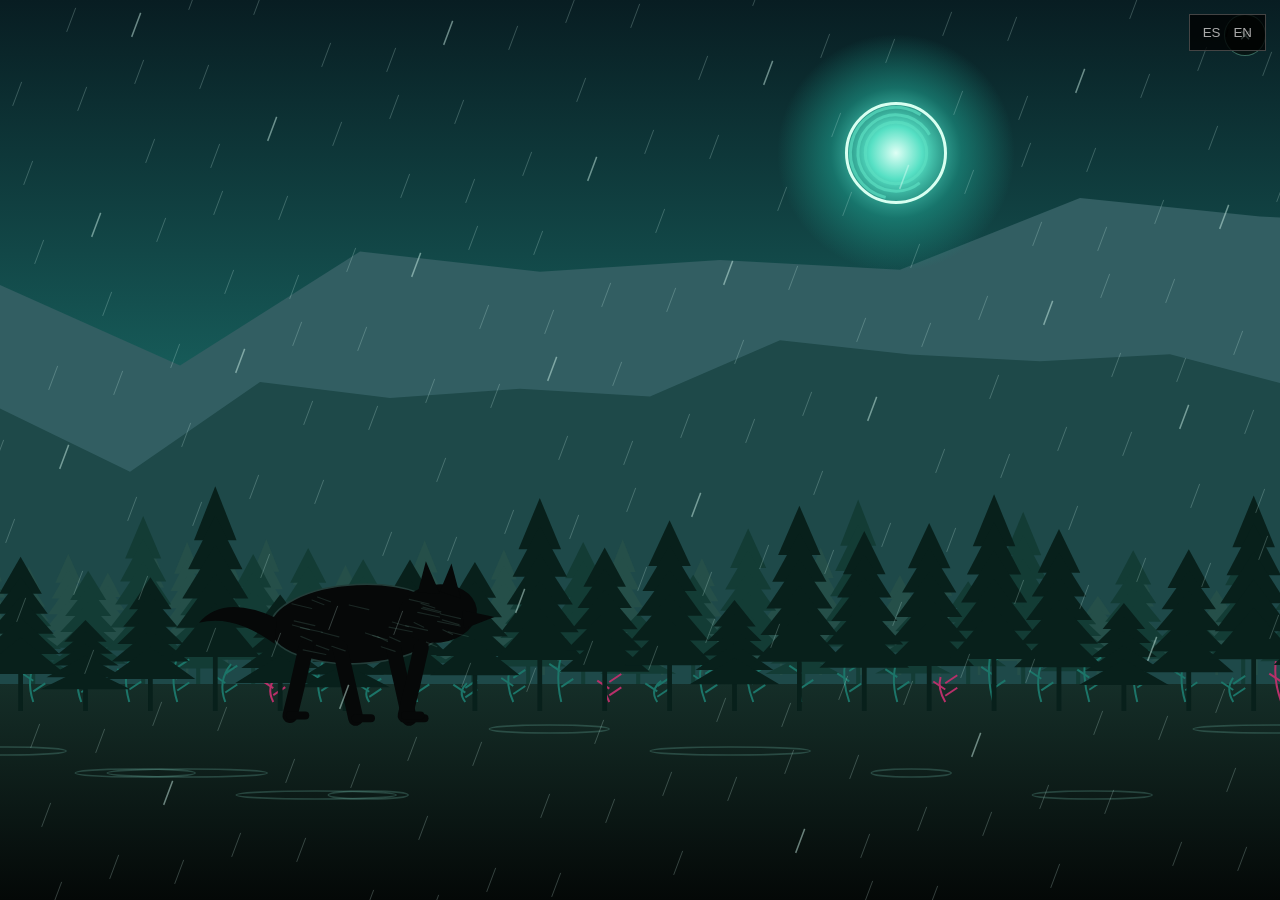
<file: wolf-story/index.html>
<!doctype html>
<html lang="es"><head>
<meta name="robots" content="noindex,nofollow"><meta charset="utf-8"><meta name="viewport" content="width=device-width,initial-scale=1,viewport-fit=cover"><meta name="theme-color" content="#07110f"><title>Wolf Story · Rain Interactive</title>
<style>
*{box-sizing:border-box}html,body{margin:0;width:100%;height:100%;overflow:hidden;background:#040807}canvas{display:block;width:100vw;height:100vh}
.back{position:fixed;z-index:8;right:14px;top:14px;width:42px;height:42px;border-radius:50%;border:1px solid #75cdb777;background:#06110ecc;color:#b8eadb;font-size:20px}
@media(prefers-reduced-motion:reduce){canvas{opacity:.96}}
</style></head><body><canvas id="scene" aria-label="Wolf Story: un lobo negro camina bajo una tormenta"></canvas><button class="back" id="back" aria-label="Volver">×</button>
<script>
const c=document.querySelector('#scene'),g=c.getContext('2d');let W,H,D=1,T=0,last=0,world=0;const TAU=Math.PI*2,reduce=matchMedia('(prefers-reduced-motion:reduce)').matches;
const hash=n=>{let s=Math.sin(n*127.1+311.7)*43758.5453;return s-Math.floor(s)};
function resize(){D=Math.min(devicePixelRatio||1,2);W=innerWidth;H=innerHeight;c.width=W*D;c.height=H*D;g.setTransform(D,0,0,D,0,0)}addEventListener('resize',resize);resize();
function ridge(base,amp,step,speed,col){g.fillStyle=col;g.beginPath();g.moveTo(0,H);let off=world*speed;for(let sx=-step;sx<W+step;sx+=step){let n=Math.floor((sx+off)/step),f=((sx+off)%step+step)%step/step;let y=base-(hash(n)*.72+hash(n+1)*.28)*amp;g.lineTo(sx,y)}g.lineTo(W,H);g.fill()}
function forest(speed,base,scale,col,seed){g.fillStyle=col;let sp=55*scale,off=-((world*speed)%sp);for(let i=-2;i<W/sp+3;i++){let n=Math.floor(world*speed/sp)+i,px=off+i*sp,h=(75+hash(n+seed)*120)*scale;g.fillRect(px-2*scale,base-h*.45,4*scale,h*.45);for(let k=0;k<5;k++){let yy=base-h+k*h*.13,w=(18+k*5)*scale;g.beginPath();g.moveTo(px,yy);g.lineTo(px-w,yy+h*.24);g.lineTo(px+w,yy+h*.24);g.fill()}}}
function plants(speed,base,seed){let sp=48,off=-((world*speed)%sp);for(let i=-2;i<W/sp+3;i++){let n=Math.floor(world*speed/sp)+i,px=off+i*sp,h=18+hash(n+seed)*44;g.strokeStyle=n%7===0?'#b92f69':'#1b7468';g.lineWidth=2;g.beginPath();g.moveTo(px,base);g.quadraticCurveTo(px-8,base-h*.55,px+(hash(n)*12-6),base-h);g.stroke();for(let j=1;j<4;j++){let yy=base-h*j/4;g.beginPath();g.moveTo(px,yy);g.lineTo(px+(j%2?12:-12),yy-8);g.stroke()}}}
function terrain(){let y=H*.76;let grad=g.createLinearGradient(0,y,0,H);grad.addColorStop(0,'#142d27');grad.addColorStop(1,'#030706');g.fillStyle=grad;g.fillRect(0,y,W,H-y);g.strokeStyle='#86d9ca38';g.lineWidth=1.5;for(let i=0;i<12;i++){let px=((i*181-world*.95)%(W+220)+W+220)%(W+220)-110;g.beginPath();g.ellipse(px,y+45+(i%4)*22,40+(i%3)*20,4,0,0,TAU);g.stroke()}plants(.92,y+18,41)}
function moon(){let mx=W*.70,my=H*.17,r=Math.min(W,H)*.055;let q=g.createRadialGradient(mx,my,0,mx,my,r*2.4);q.addColorStop(0,'#dffff5');q.addColorStop(.22,'#55e0c4');q.addColorStop(.55,'#1a8e80aa');q.addColorStop(1,'#1a8e8000');g.fillStyle=q;g.beginPath();g.arc(mx,my,r*2.4,0,TAU);g.fill();g.strokeStyle='#d8fff1';g.lineWidth=3;g.beginPath();g.arc(mx,my,r,0,TAU);g.stroke();g.strokeStyle='#5ce1c4aa';for(let k=0;k<3;k++){g.beginPath();g.arc(mx,my,r*(.62+k*.15),k*.9,TAU-k*.5);g.stroke()}}
function wolf(){let x=W<650?W*.31:W*.28,y=H*.755,sc=Math.max(.7,Math.min(1.25,W/1100)),p=(T*.00155)%1,a=p*TAU,bob=Math.sin(a*2)*2*sc;g.save();g.translate(x,y+bob);g.scale(sc,sc);g.fillStyle='#050707';g.strokeStyle='#223c38';g.lineWidth=1.4;
g.beginPath();g.ellipse(0,-46,76,34,-.05,0,TAU);g.fill();g.stroke();g.beginPath();g.ellipse(68,-55,34,25,-.12,0,TAU);g.fill();g.beginPath();g.moveTo(89,-58);g.lineTo(117,-52);g.lineTo(91,-42);g.closePath();g.fill();
g.beginPath();g.moveTo(51,-73);g.lineTo(58,-100);g.lineTo(70,-72);g.fill();g.beginPath();g.moveTo(70,-74);g.lineTo(80,-98);g.lineTo(88,-68);g.fill();
g.beginPath();g.moveTo(-70,-51);g.quadraticCurveTo(-116,-72,-137,-47);g.quadraticCurveTo(-108,-55,-72,-29);g.fill();
const legs=[[-45,0],[-16,Math.PI],[30,Math.PI],[54,0]];for(const [ox,ph] of legs){let s=Math.sin(a+ph),hipY=-26,kx=ox+s*16,ky=4+Math.abs(s)*7,fx=ox+s*29,fy=35-Math.max(0,-s)*5;g.strokeStyle='#050707';g.lineWidth=13;g.lineCap='round';g.beginPath();g.moveTo(ox,hipY);g.lineTo(kx,ky);g.lineTo(fx,fy);g.stroke();g.lineWidth=7;g.beginPath();g.moveTo(fx,fy);g.lineTo(fx+13,fy);g.stroke()}
g.strokeStyle='#9ae8d522';g.lineWidth=1;for(let i=0;i<32;i++){let xx=-65+hash(i)*145,yy=-70+hash(i+40)*48;g.beginPath();g.moveTo(xx,yy);g.lineTo(xx+8+hash(i+80)*12,yy+4);g.stroke()}g.restore()}
function rain(){let count=reduce?45:Math.min(260,Math.floor(W/5));for(let i=0;i<count;i++){let rx=(i*79+T*.32)%(W+160)-80,ry=(i*131+T*.78)%(H+100)-50;g.strokeStyle=i%8===0?'#d9fff577':'#d9fff538';g.lineWidth=i%8===0?1.5:1;g.beginPath();g.moveTo(rx,ry);g.lineTo(rx-9,ry+24);g.stroke()}}
function lightning(){let pulse=Math.max(0,Math.sin(T*.00019*TAU)-.985)*8;if(pulse){g.fillStyle='rgba(184,255,239,'+Math.min(.12,pulse*.03)+')';g.fillRect(0,0,W,H)}}
function frame(ts){let dt=Math.min(32,ts-last||16);last=ts;T+=dt;if(!reduce)world+=dt*.055;let sky=g.createLinearGradient(0,0,0,H);sky.addColorStop(0,'#071c21');sky.addColorStop(.45,'#17605d');sky.addColorStop(1,'#09201c');g.fillStyle=sky;g.fillRect(0,0,W,H);ridge(H*.49,H*.28,180,.055,'#315d61');ridge(H*.59,H*.22,130,.11,'#1d4848');forest(.16,H*.75,.72,'#244e48',2);moon();forest(.32,H*.77,1,'#123b34',20);terrain();forest(.65,H*.79,1.18,'#071f1a',50);wolf();rain();lightning();requestAnimationFrame(frame)}requestAnimationFrame(frame);
document.querySelector('#back').addEventListener('click',()=>location.href='/');
</script><style id="rain-lang-style">#rain-lang{position:fixed;top:14px;right:14px;z-index:99999;background:rgba(0,0,0,.78);border:1px solid #444;padding:5px 8px;font:11px Arial,sans-serif}#rain-lang button{border:0;background:transparent;color:#aaa;padding:5px;cursor:pointer}#rain-lang button.active{color:#fff;text-decoration:underline}#google_translate_element{position:fixed;left:-9999px;top:-9999px}body{top:0!important}</style><div id="rain-lang"><button data-lang="es">ES</button>/<button data-lang="en">EN</button></div><div id="google_translate_element"></div><script id="rain-lang-js">(function(){const K="rain-site-lang";function a(l){localStorage.setItem(K,l);document.documentElement.lang=l;document.querySelectorAll("#rain-lang button").forEach(b=>b.classList.toggle("active",b.dataset.lang===l));const g=()=>{const s=document.querySelector(".goog-te-combo");if(!s)return false;s.value=l==="es"?"":l;s.dispatchEvent(new Event("change",{bubbles:true}));return true};if(!g()){let n=0,t=setInterval(()=>{if(g()||++n>40)clearInterval(t)},250)}}window.googleTranslateElementInit=()=>{new google.translate.TranslateElement({pageLanguage:"es",includedLanguages:"es,en",autoDisplay:false},"google_translate_element");setTimeout(()=>a(localStorage.getItem(K)||"es"),300)};document.querySelectorAll("#rain-lang button").forEach(b=>b.onclick=()=>a(b.dataset.lang));})();</script><script src="https://translate.google.com/translate_a/element.js?cb=googleTranslateElementInit"></script></body></html>
</file>
